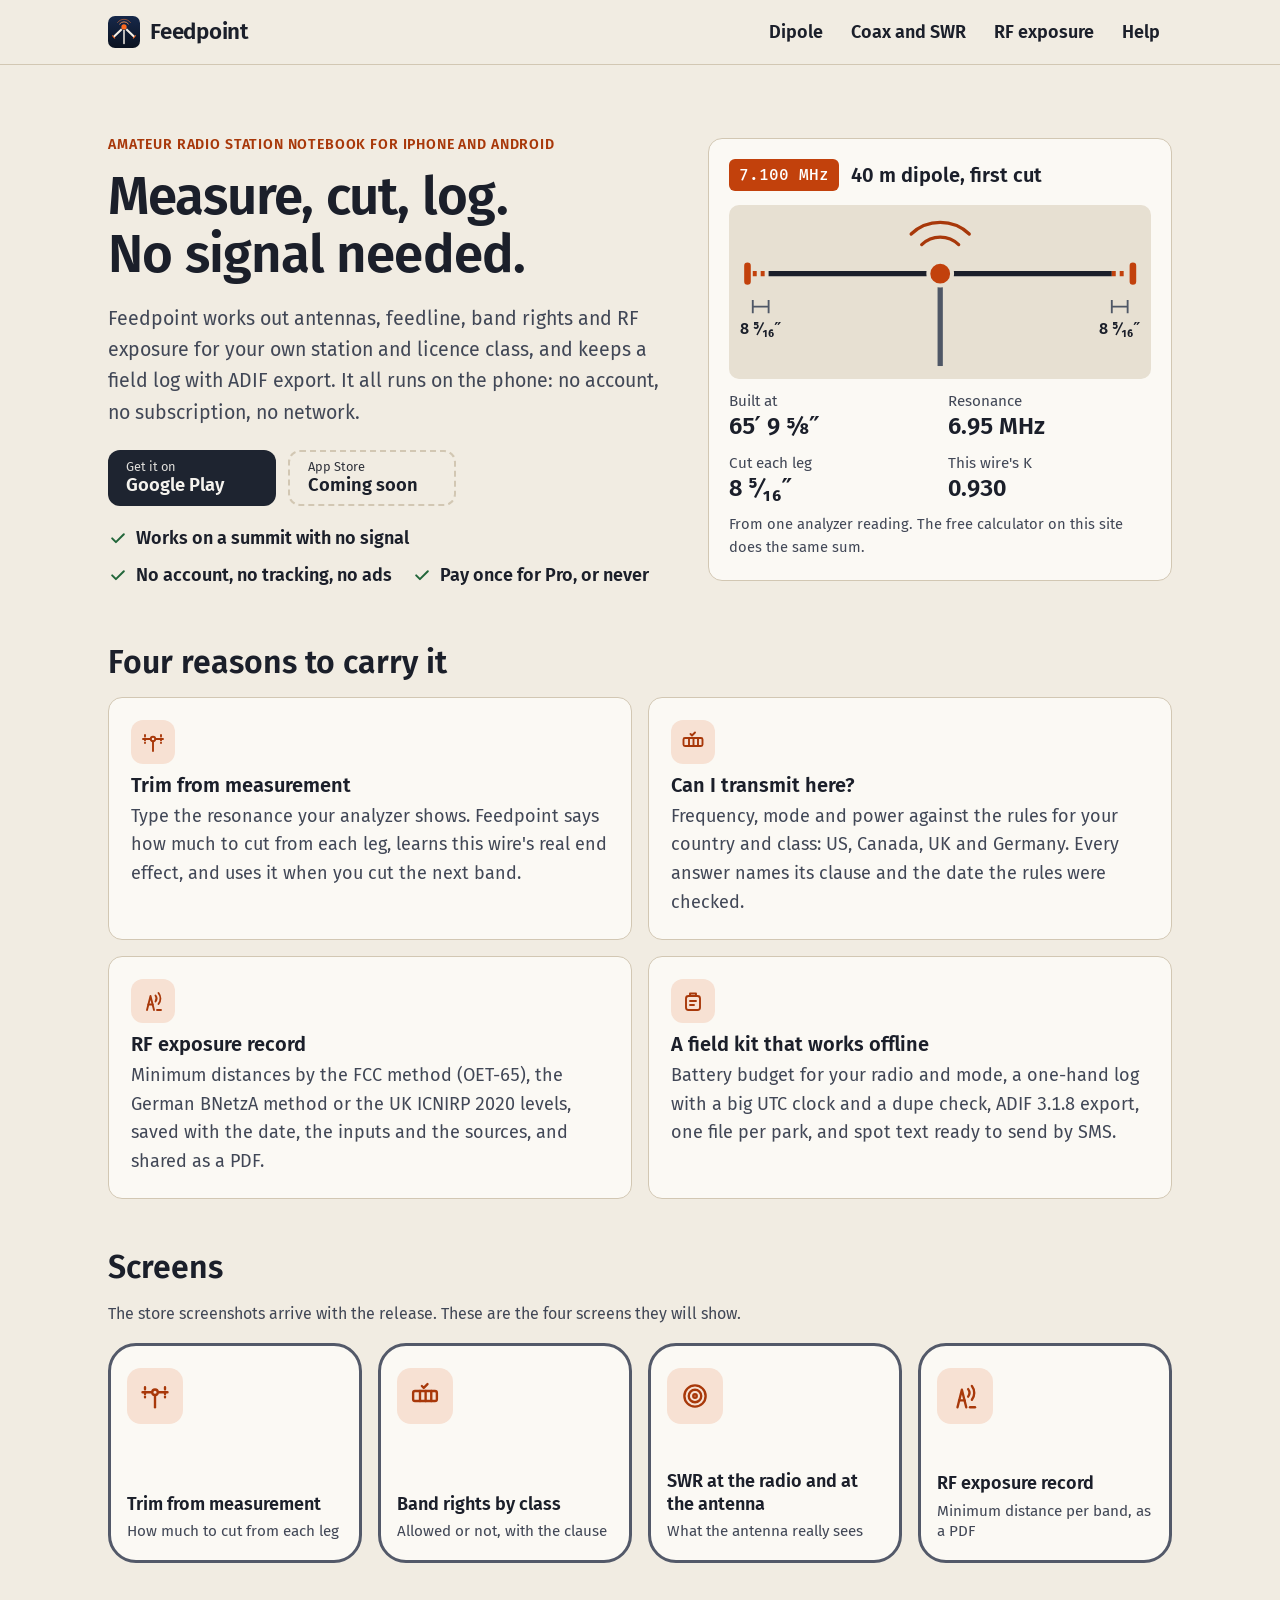
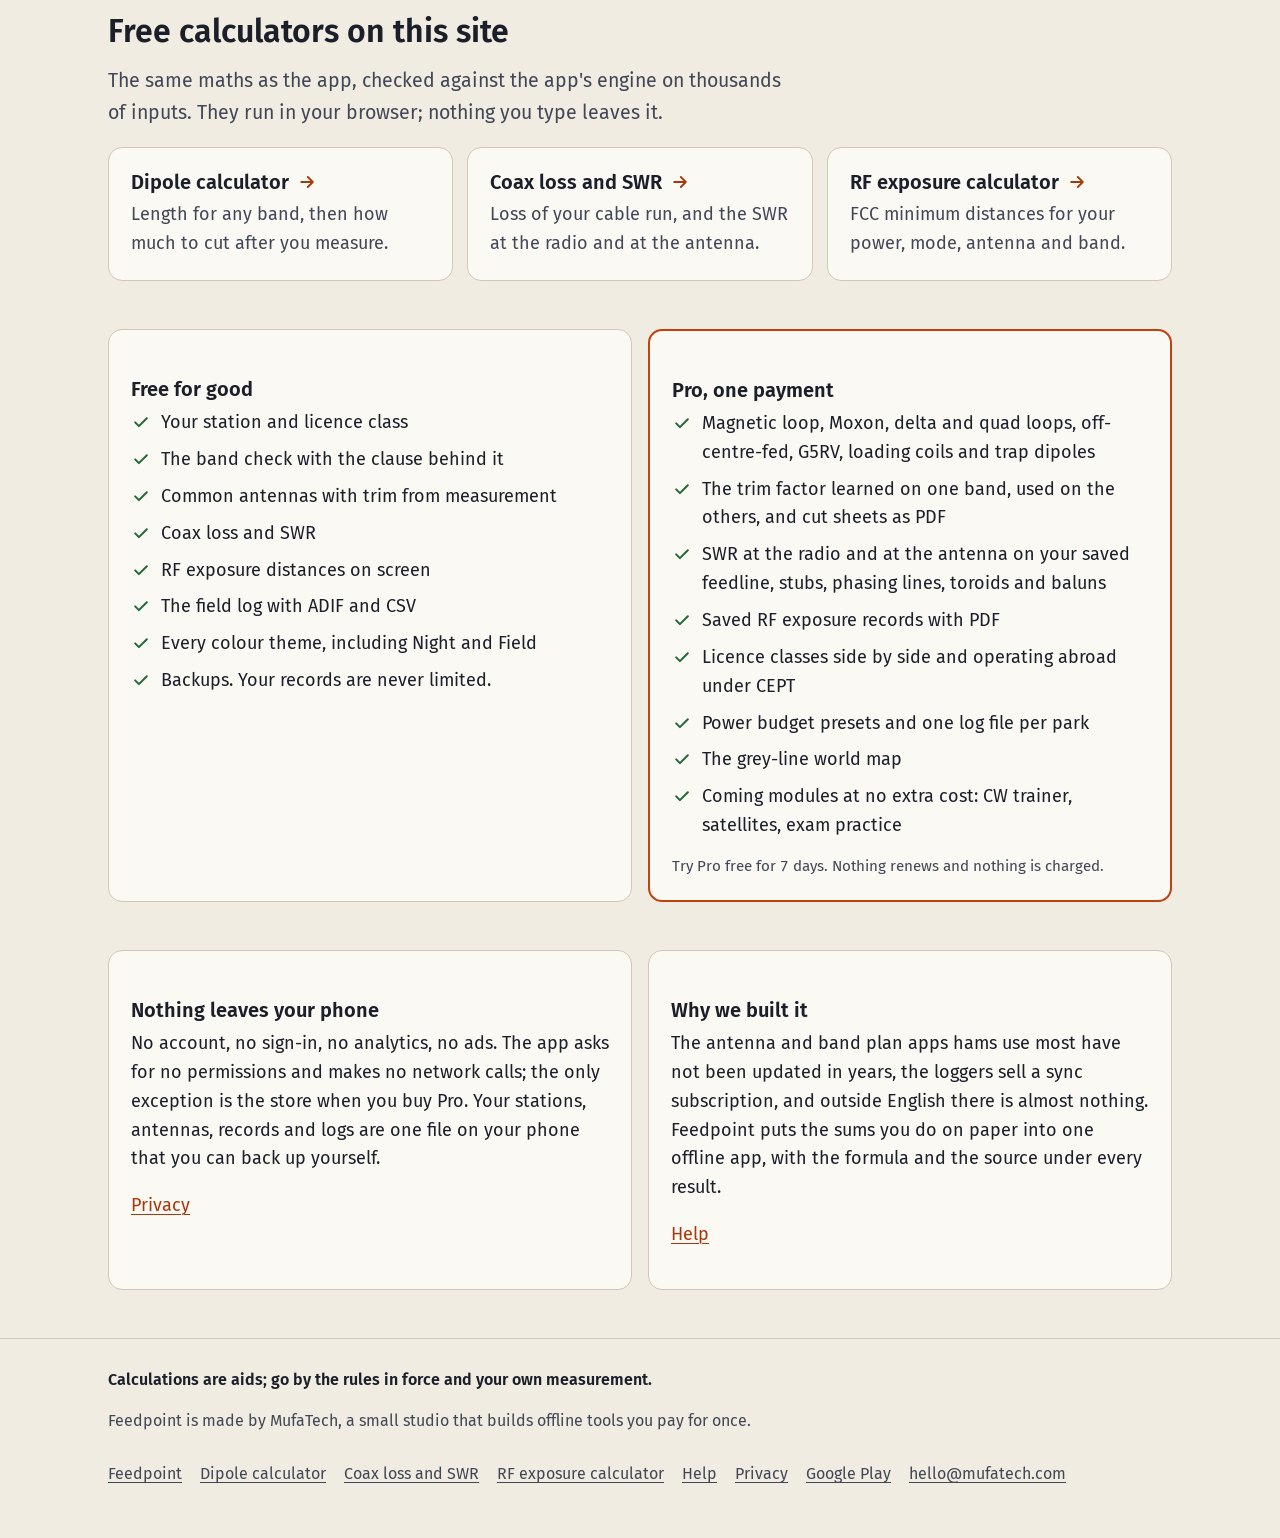
<file: index.html>
<!doctype html>
<html lang="en">
<head>
<meta charset="utf-8">
<meta name="viewport" content="width=device-width,initial-scale=1">
<meta http-equiv="Content-Security-Policy" content="default-src 'none'; script-src 'self'; style-src 'self'; img-src 'self'; font-src 'self'; connect-src 'none'; form-action 'none'; base-uri 'none'">
<meta name="referrer" content="no-referrer">
<title>Feedpoint: antenna, SWR and band plan app for hams</title>
<meta name="description" content="Dipole lengths with trim from measurement, coax loss and SWR, band rights for your licence class, RF exposure records and a field log. Offline.">
<meta name="color-scheme" content="light dark">
<meta name="theme-color" content="#F1ECE2" media="(prefers-color-scheme: light)">
<meta name="theme-color" content="#0B1220" media="(prefers-color-scheme: dark)">
<link rel="canonical" href="https://mufa-tech.github.io/feedpoint/">
<link rel="alternate" hreflang="en" href="https://mufa-tech.github.io/feedpoint/">
<link rel="alternate" hreflang="x-default" href="https://mufa-tech.github.io/feedpoint/">
<link rel="icon" href="./assets/icon.svg" type="image/svg+xml">
<link rel="icon" href="./assets/icon-32.png" sizes="32x32" type="image/png">
<link rel="apple-touch-icon" href="./assets/icon-180.png">
<link rel="preload" href="./assets/fonts/FiraSans-Regular.woff" as="font" type="font/woff" crossorigin>
<meta property="og:type" content="website">
<meta property="og:site_name" content="Feedpoint">
<meta property="og:title" content="Feedpoint: antenna, SWR and band plan app for hams">
<meta property="og:description" content="Dipole lengths with trim from measurement, coax loss and SWR, band rights for your licence class, RF exposure records and a field log. Offline.">
<meta property="og:url" content="https://mufa-tech.github.io/feedpoint/">
<meta property="og:image" content="https://mufa-tech.github.io/feedpoint/assets/og.png">
<meta property="og:image:width" content="1200">
<meta property="og:image:height" content="630">
<meta property="og:locale" content="en_US">

<meta name="twitter:card" content="summary_large_image">
<link rel="stylesheet" href="./assets/site.css">
</head>
<body>
<a class="skip" href="#main">Skip to content</a>
<header class="top"><div class="wrap">
<a class="brand" href="./"><img src="./assets/icon.svg" alt="" width="32" height="32">Feedpoint</a>
<nav class="main" aria-label="Main menu"><a href="./dipole-calculator/">Dipole</a><a href="./coax-loss-calculator/">Coax and SWR</a><a href="./rf-exposure-calculator/">RF exposure</a><a href="./support/">Help</a></nav>

</div></header>
<main id="main" tabindex="-1">
<div class="wrap">
<section class="hero" aria-labelledby="h1">
<div>
<p class="eyebrow">Amateur radio station notebook for iPhone and Android</p>
<h1 id="h1">Measure, cut, log. No signal needed.</h1>
<p class="lead">Feedpoint works out antennas, feedline, band rights and RF exposure for your own station and licence class, and keeps a field log with ADIF export. It all runs on the phone: no account, no subscription, no network.</p>
<div class="stores"><a class="store" href="https://play.google.com/store/apps/details?id=com.mufatech.feedpoint&amp;referrer=utm_source%3Dsite%26utm_medium%3Dindex%26utm_campaign%3Den"><small>Get it on</small><b>Google Play</b></a><span class="store soon"><small>App Store</small><b>Coming soon</b></span></div>
<ul class="promise"><li><svg viewBox="0 0 24 24" aria-hidden="true" fill="none" stroke="currentColor" stroke-width="2.4" stroke-linecap="round" stroke-linejoin="round"><path d="m5 12.5 4.5 4.5L19 7.5"/></svg>Works on a summit with no signal</li><li><svg viewBox="0 0 24 24" aria-hidden="true" fill="none" stroke="currentColor" stroke-width="2.4" stroke-linecap="round" stroke-linejoin="round"><path d="m5 12.5 4.5 4.5L19 7.5"/></svg>No account, no tracking, no ads</li><li><svg viewBox="0 0 24 24" aria-hidden="true" fill="none" stroke="currentColor" stroke-width="2.4" stroke-linecap="round" stroke-linejoin="round"><path d="m5 12.5 4.5 4.5L19 7.5"/></svg>Pay once for Pro, or never</li></ul>
</div>
<figure class="card specimen" aria-label="A trim card as the app shows it">
<div class="sp-head"><span class="sp-tag">7.100 MHz</span><span class="sp-name">40 m dipole, first cut</span></div>
<svg class="sp-draw" viewBox="0 0 320 132" role="img" aria-label="A dipole with the length to cut from each leg marked at both ends">
<path class="sp-wave" d="M146 30a20 20 0 0 1 28 0M138 22a32 32 0 0 1 44 0"/>
<path class="sp-wire" d="M30 52H151M169 52H290"/>
<path class="sp-cut" d="M18 52H30M290 52H302"/>
<path class="sp-ins" d="M14 46v12M306 46v12"/>
<path class="sp-coax" d="M160 60v62"/>
<circle class="sp-feed" cx="160" cy="52" r="9"/>
<path class="sp-dim" d="M18 72v10M30 72v10M18 77h12M290 72v10M302 72v10M290 77h12"/>
<text x="24" y="98" text-anchor="middle">8 ⁵⁄₁₆″</text><text x="296" y="98" text-anchor="middle">8 ⁵⁄₁₆″</text>
</svg>
<dl class="sp-nums">
<div><dt>Built at</dt><dd>65′ 9 ⅝″</dd></div>
<div><dt>Resonance</dt><dd>6.95 MHz</dd></div>
<div><dt>Cut each leg</dt><dd>8 ⁵⁄₁₆″</dd></div>
<div><dt>This wire's K</dt><dd>0.930</dd></div>
</dl>
<figcaption>From one analyzer reading. The free calculator on this site does the same sum.</figcaption>
</figure>
</section>
<h2 class="gap-top">Four reasons to carry it</h2>
<div class="features"><div class="card feature"><span class="ficon"><svg viewBox="0 0 24 24" aria-hidden="true" fill="none" stroke="currentColor" stroke-width="1.9" stroke-linecap="round" stroke-linejoin="round"><path d="M2 9h7m6 0h7"/><circle cx="12" cy="9" r="2.2"/><path d="M12 11.2V21"/><path d="M4 5v8M20 5v8" stroke-dasharray="1.6 2.2"/></svg></span><h3>Trim from measurement</h3><p>Type the resonance your analyzer shows. Feedpoint says how much to cut from each leg, learns this wire's real end effect, and uses it when you cut the next band.</p></div>
<div class="card feature"><span class="ficon"><svg viewBox="0 0 24 24" aria-hidden="true" fill="none" stroke="currentColor" stroke-width="1.9" stroke-linecap="round" stroke-linejoin="round"><rect x="2.5" y="8" width="19" height="8" rx="1.5"/><path d="M8 8v8M12.5 8v8M17 8v8"/><path d="m9.5 4 1.5 1.5L14 2.5"/></svg></span><h3>Can I transmit here?</h3><p>Frequency, mode and power against the rules for your country and class: US, Canada, UK and Germany. Every answer names its clause and the date the rules were checked.</p></div>
<div class="card feature"><span class="ficon"><svg viewBox="0 0 24 24" aria-hidden="true" fill="none" stroke="currentColor" stroke-width="1.9" stroke-linecap="round" stroke-linejoin="round"><path d="M6 21 9.5 7h0L13 21"/><path d="M7.3 15.5h4.4"/><path d="M14.5 6.5a5 5 0 0 1 0 6M17.5 4a9 9 0 0 1 0 11"/><path d="M20 21h-4"/></svg></span><h3>RF exposure record</h3><p>Minimum distances by the FCC method (OET-65), the German BNetzA method or the UK ICNIRP 2020 levels, saved with the date, the inputs and the sources, and shared as a PDF.</p></div>
<div class="card feature"><span class="ficon"><svg viewBox="0 0 24 24" aria-hidden="true" fill="none" stroke="currentColor" stroke-width="1.9" stroke-linecap="round" stroke-linejoin="round"><rect x="5" y="7" width="14" height="14" rx="2.5"/><path d="M9 7V4.5h6V7M9 12h6M9 16h4"/></svg></span><h3>A field kit that works offline</h3><p>Battery budget for your radio and mode, a one-hand log with a big UTC clock and a dupe check, ADIF 3.1.8 export, one file per park, and spot text ready to send by SMS.</p></div></div>
<section class="gap-top" aria-labelledby="screens-h">
<h2 id="screens-h">Screens</h2>
<p class="note">The store screenshots arrive with the release. These are the four screens they will show.</p>
<ul class="screens"><li class="phone"><span class="phone-icon"><svg viewBox="0 0 24 24" aria-hidden="true" fill="none" stroke="currentColor" stroke-width="1.9" stroke-linecap="round" stroke-linejoin="round"><path d="M2 9h7m6 0h7"/><circle cx="12" cy="9" r="2.2"/><path d="M12 11.2V21"/><path d="M4 5v8M20 5v8" stroke-dasharray="1.6 2.2"/></svg></span><b>Trim from measurement</b><span>How much to cut from each leg</span></li><li class="phone"><span class="phone-icon"><svg viewBox="0 0 24 24" aria-hidden="true" fill="none" stroke="currentColor" stroke-width="1.9" stroke-linecap="round" stroke-linejoin="round"><rect x="2.5" y="8" width="19" height="8" rx="1.5"/><path d="M8 8v8M12.5 8v8M17 8v8"/><path d="m9.5 4 1.5 1.5L14 2.5"/></svg></span><b>Band rights by class</b><span>Allowed or not, with the clause</span></li><li class="phone"><span class="phone-icon"><svg viewBox="0 0 24 24" aria-hidden="true" fill="none" stroke="currentColor" stroke-width="1.9" stroke-linecap="round" stroke-linejoin="round"><circle cx="12" cy="12" r="8.5"/><circle cx="12" cy="12" r="5"/><circle cx="12" cy="12" r="1.4"/></svg></span><b>SWR at the radio and at the antenna</b><span>What the antenna really sees</span></li><li class="phone"><span class="phone-icon"><svg viewBox="0 0 24 24" aria-hidden="true" fill="none" stroke="currentColor" stroke-width="1.9" stroke-linecap="round" stroke-linejoin="round"><path d="M6 21 9.5 7h0L13 21"/><path d="M7.3 15.5h4.4"/><path d="M14.5 6.5a5 5 0 0 1 0 6M17.5 4a9 9 0 0 1 0 11"/><path d="M20 21h-4"/></svg></span><b>RF exposure record</b><span>Minimum distance per band, as a PDF</span></li></ul>
</section>
<section class="gap-top" aria-labelledby="tools-h">
<h2 id="tools-h">Free calculators on this site</h2>
<p class="lead narrow">The same maths as the app, checked against the app's engine on thousands of inputs. They run in your browser; nothing you type leaves it.</p>
<ul class="calc-cards"><li><a class="card calc-card" href="./dipole-calculator/"><span class="cc-h">Dipole calculator<svg viewBox="0 0 24 24" aria-hidden="true" fill="none" stroke="currentColor" stroke-width="2.2" stroke-linecap="round" stroke-linejoin="round"><path d="M5 12h14m-6-6 6 6-6 6"/></svg></span><span class="cc-p">Length for any band, then how much to cut after you measure.</span></a></li><li><a class="card calc-card" href="./coax-loss-calculator/"><span class="cc-h">Coax loss and SWR<svg viewBox="0 0 24 24" aria-hidden="true" fill="none" stroke="currentColor" stroke-width="2.2" stroke-linecap="round" stroke-linejoin="round"><path d="M5 12h14m-6-6 6 6-6 6"/></svg></span><span class="cc-p">Loss of your cable run, and the SWR at the radio and at the antenna.</span></a></li><li><a class="card calc-card" href="./rf-exposure-calculator/"><span class="cc-h">RF exposure calculator<svg viewBox="0 0 24 24" aria-hidden="true" fill="none" stroke="currentColor" stroke-width="2.2" stroke-linecap="round" stroke-linejoin="round"><path d="M5 12h14m-6-6 6 6-6 6"/></svg></span><span class="cc-p">FCC minimum distances for your power, mode, antenna and band.</span></a></li></ul>
</section>
<div class="tiers gap-top">
<section class="card" aria-labelledby="free-h"><h2 id="free-h" class="h3">Free for good</h2><ul class="ticks"><li><svg viewBox="0 0 24 24" aria-hidden="true" fill="none" stroke="currentColor" stroke-width="2.4" stroke-linecap="round" stroke-linejoin="round"><path d="m5 12.5 4.5 4.5L19 7.5"/></svg>Your station and licence class</li><li><svg viewBox="0 0 24 24" aria-hidden="true" fill="none" stroke="currentColor" stroke-width="2.4" stroke-linecap="round" stroke-linejoin="round"><path d="m5 12.5 4.5 4.5L19 7.5"/></svg>The band check with the clause behind it</li><li><svg viewBox="0 0 24 24" aria-hidden="true" fill="none" stroke="currentColor" stroke-width="2.4" stroke-linecap="round" stroke-linejoin="round"><path d="m5 12.5 4.5 4.5L19 7.5"/></svg>Common antennas with trim from measurement</li><li><svg viewBox="0 0 24 24" aria-hidden="true" fill="none" stroke="currentColor" stroke-width="2.4" stroke-linecap="round" stroke-linejoin="round"><path d="m5 12.5 4.5 4.5L19 7.5"/></svg>Coax loss and SWR</li><li><svg viewBox="0 0 24 24" aria-hidden="true" fill="none" stroke="currentColor" stroke-width="2.4" stroke-linecap="round" stroke-linejoin="round"><path d="m5 12.5 4.5 4.5L19 7.5"/></svg>RF exposure distances on screen</li><li><svg viewBox="0 0 24 24" aria-hidden="true" fill="none" stroke="currentColor" stroke-width="2.4" stroke-linecap="round" stroke-linejoin="round"><path d="m5 12.5 4.5 4.5L19 7.5"/></svg>The field log with ADIF and CSV</li><li><svg viewBox="0 0 24 24" aria-hidden="true" fill="none" stroke="currentColor" stroke-width="2.4" stroke-linecap="round" stroke-linejoin="round"><path d="m5 12.5 4.5 4.5L19 7.5"/></svg>Every colour theme, including Night and Field</li><li><svg viewBox="0 0 24 24" aria-hidden="true" fill="none" stroke="currentColor" stroke-width="2.4" stroke-linecap="round" stroke-linejoin="round"><path d="m5 12.5 4.5 4.5L19 7.5"/></svg>Backups. Your records are never limited.</li></ul></section>
<section class="card pro" aria-labelledby="pro-h"><h2 id="pro-h" class="h3">Pro, one payment</h2><ul class="ticks"><li><svg viewBox="0 0 24 24" aria-hidden="true" fill="none" stroke="currentColor" stroke-width="2.4" stroke-linecap="round" stroke-linejoin="round"><path d="m5 12.5 4.5 4.5L19 7.5"/></svg>Magnetic loop, Moxon, delta and quad loops, off-centre-fed, G5RV, loading coils and trap dipoles</li><li><svg viewBox="0 0 24 24" aria-hidden="true" fill="none" stroke="currentColor" stroke-width="2.4" stroke-linecap="round" stroke-linejoin="round"><path d="m5 12.5 4.5 4.5L19 7.5"/></svg>The trim factor learned on one band, used on the others, and cut sheets as PDF</li><li><svg viewBox="0 0 24 24" aria-hidden="true" fill="none" stroke="currentColor" stroke-width="2.4" stroke-linecap="round" stroke-linejoin="round"><path d="m5 12.5 4.5 4.5L19 7.5"/></svg>SWR at the radio and at the antenna on your saved feedline, stubs, phasing lines, toroids and baluns</li><li><svg viewBox="0 0 24 24" aria-hidden="true" fill="none" stroke="currentColor" stroke-width="2.4" stroke-linecap="round" stroke-linejoin="round"><path d="m5 12.5 4.5 4.5L19 7.5"/></svg>Saved RF exposure records with PDF</li><li><svg viewBox="0 0 24 24" aria-hidden="true" fill="none" stroke="currentColor" stroke-width="2.4" stroke-linecap="round" stroke-linejoin="round"><path d="m5 12.5 4.5 4.5L19 7.5"/></svg>Licence classes side by side and operating abroad under CEPT</li><li><svg viewBox="0 0 24 24" aria-hidden="true" fill="none" stroke="currentColor" stroke-width="2.4" stroke-linecap="round" stroke-linejoin="round"><path d="m5 12.5 4.5 4.5L19 7.5"/></svg>Power budget presets and one log file per park</li><li><svg viewBox="0 0 24 24" aria-hidden="true" fill="none" stroke="currentColor" stroke-width="2.4" stroke-linecap="round" stroke-linejoin="round"><path d="m5 12.5 4.5 4.5L19 7.5"/></svg>The grey-line world map</li><li><svg viewBox="0 0 24 24" aria-hidden="true" fill="none" stroke="currentColor" stroke-width="2.4" stroke-linecap="round" stroke-linejoin="round"><path d="m5 12.5 4.5 4.5L19 7.5"/></svg>Coming modules at no extra cost: CW trainer, satellites, exam practice</li></ul><p class="small pro-note">Try Pro free for 7 days. Nothing renews and nothing is charged.</p></section>
</div>
<div class="split gap-top">
<section class="card" aria-labelledby="priv-h"><h2 id="priv-h" class="h3">Nothing leaves your phone</h2><p>No account, no sign-in, no analytics, no ads. The app asks for no permissions and makes no network calls; the only exception is the store when you buy Pro. Your stations, antennas, records and logs are one file on your phone that you can back up yourself.</p><p><a href="./privacy/">Privacy</a></p></section>
<section class="card" aria-labelledby="about-h"><h2 id="about-h" class="h3">Why we built it</h2><p>The antenna and band plan apps hams use most have not been updated in years, the loggers sell a sync subscription, and outside English there is almost nothing. Feedpoint puts the sums you do on paper into one offline app, with the formula and the source under every result.</p><p><a href="./support/">Help</a></p></section>
</div>
</div>

</main>
<footer><div class="wrap">
<p class="disclaimer">Calculations are aids; go by the rules in force and your own measurement.</p>
<p>Feedpoint is made by MufaTech, a small studio that builds offline tools you pay for once.</p>
<nav aria-label="Site"><a href="./">Feedpoint</a><a href="./dipole-calculator/">Dipole calculator</a><a href="./coax-loss-calculator/">Coax loss and SWR</a><a href="./rf-exposure-calculator/">RF exposure calculator</a><a href="./support/">Help</a><a href="./privacy/">Privacy</a><a href="https://play.google.com/store/apps/details?id=com.mufatech.feedpoint&amp;referrer=utm_source%3Dsite%26utm_medium%3Dfooter%26utm_campaign%3Den">Google Play</a><a href="mailto:hello@mufatech.com">hello@mufatech.com</a></nav>
</div></footer>

</body>
</html>
</file>
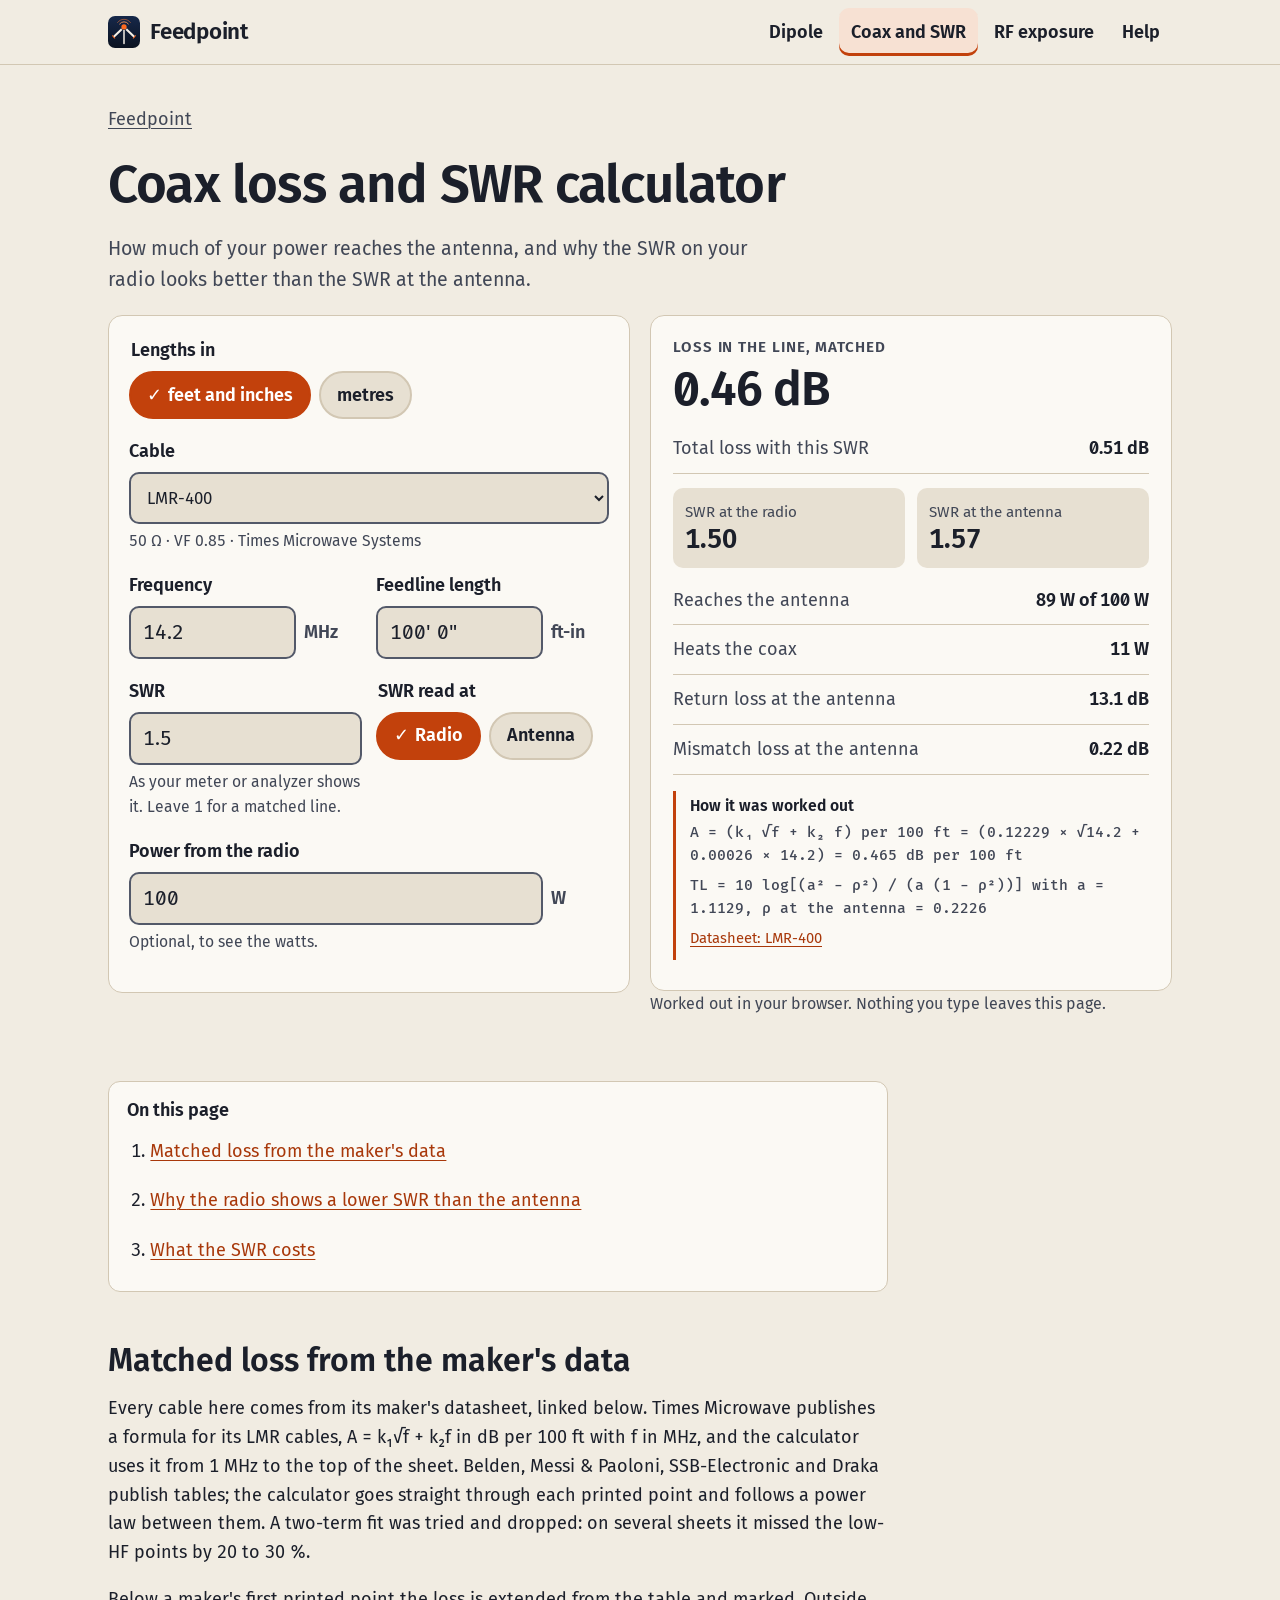
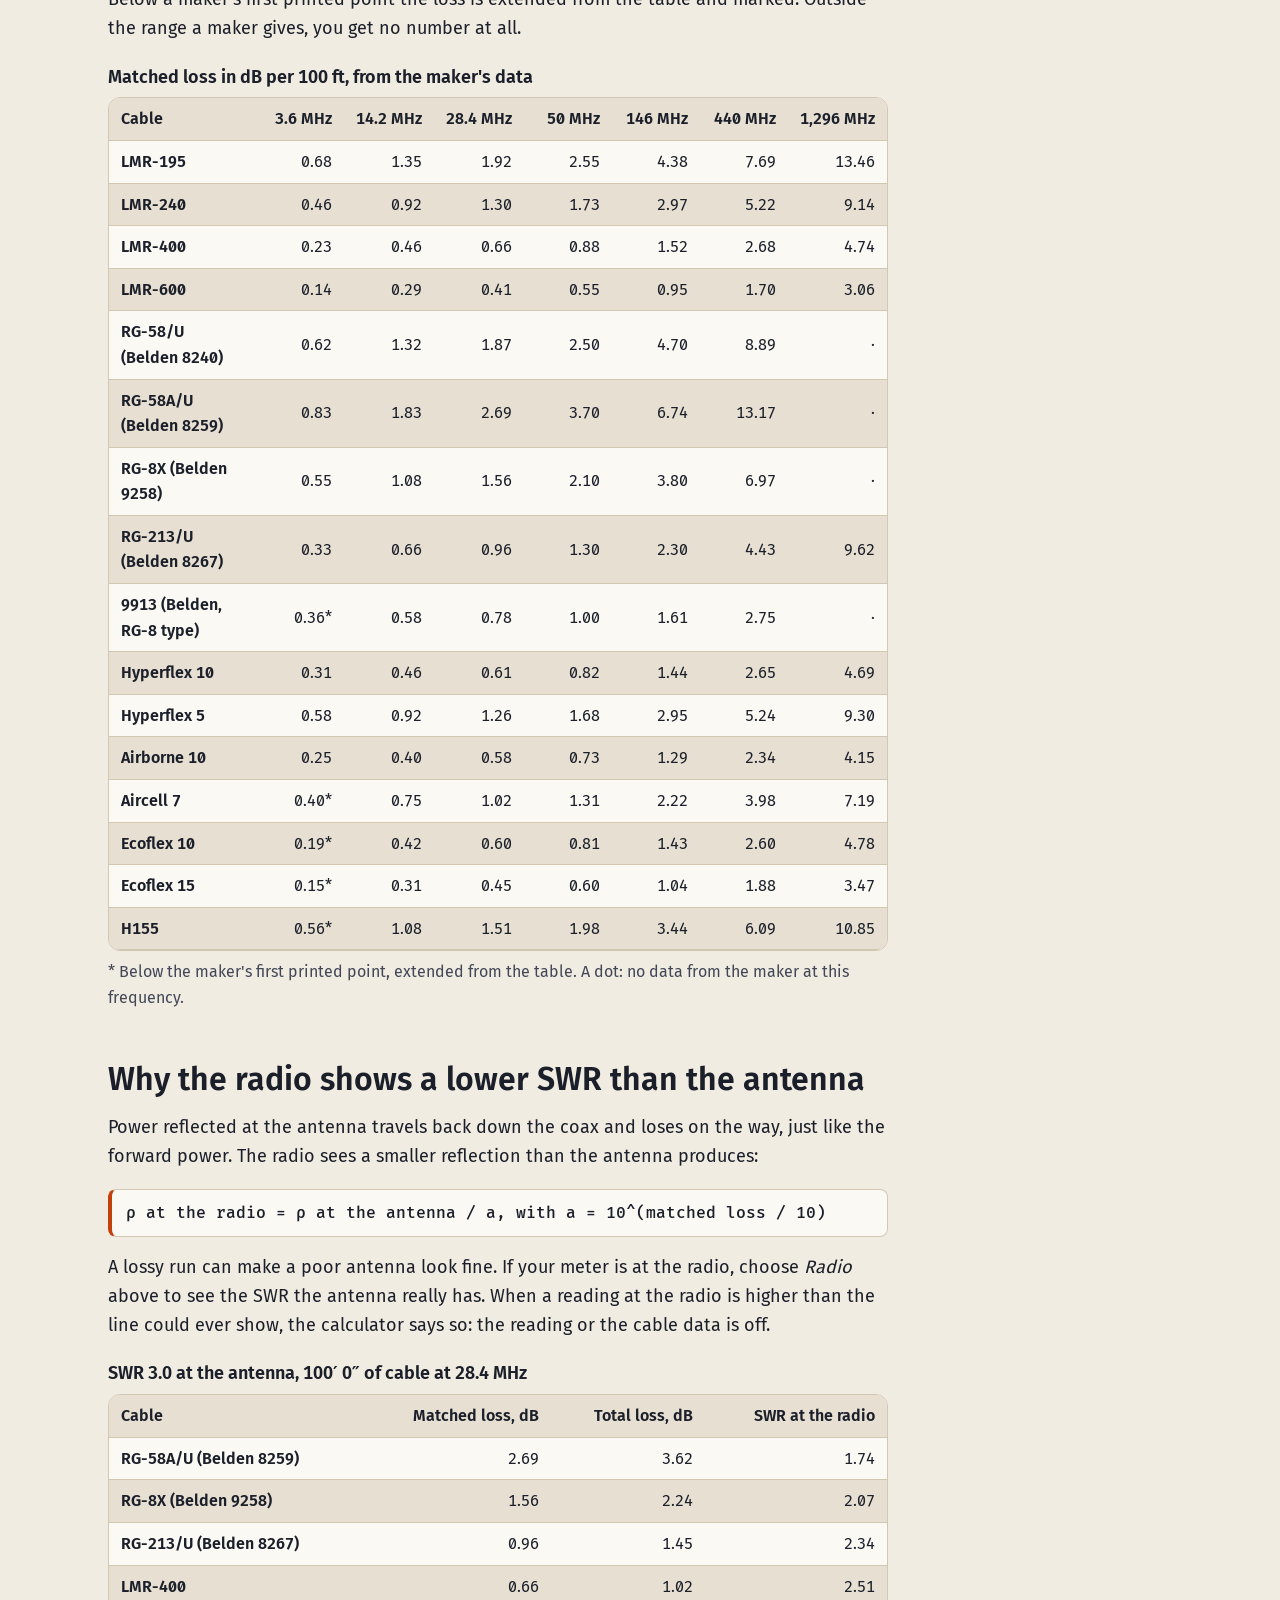
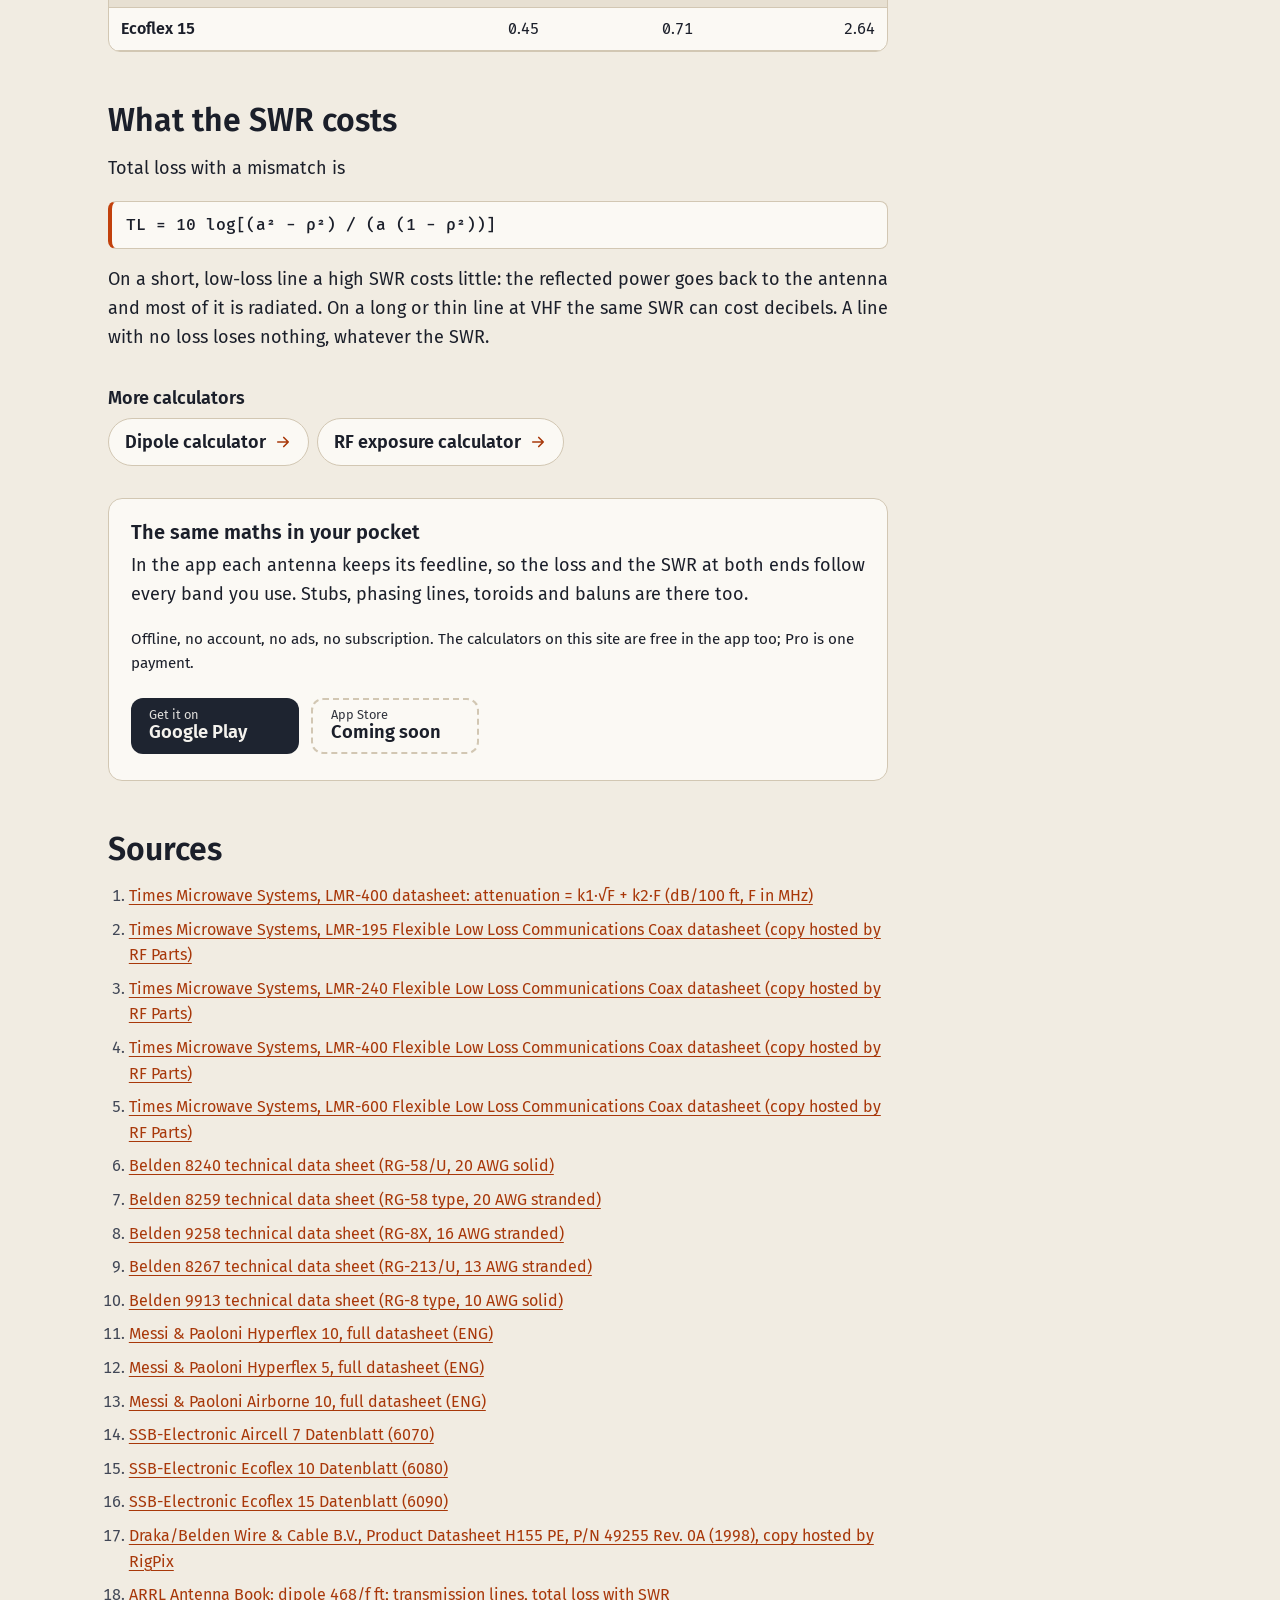
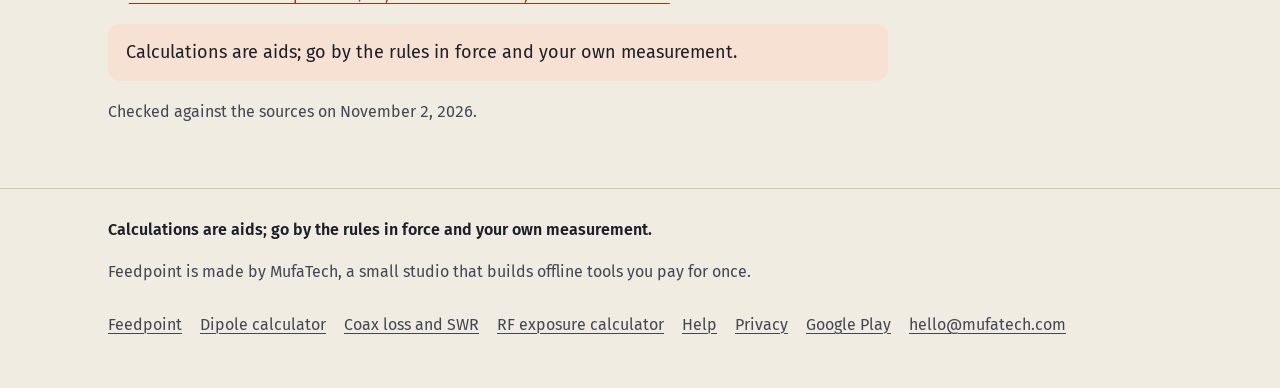
<file: coax-loss-calculator/index.html>
<!doctype html>
<html lang="en">
<head>
<meta charset="utf-8">
<meta name="viewport" content="width=device-width,initial-scale=1">
<meta http-equiv="Content-Security-Policy" content="default-src 'none'; script-src 'self'; style-src 'self'; img-src 'self'; font-src 'self'; connect-src 'none'; form-action 'none'; base-uri 'none'">
<meta name="referrer" content="no-referrer">
<title>Coax loss calculator: SWR at the radio vs antenna</title>
<meta name="description" content="Matched loss from the maker's datasheet for LMR, RG-58, RG-213, Ecoflex, Aircell, Hyperflex and more, plus total loss and the SWR at both ends.">
<meta name="color-scheme" content="light dark">
<meta name="theme-color" content="#F1ECE2" media="(prefers-color-scheme: light)">
<meta name="theme-color" content="#0B1220" media="(prefers-color-scheme: dark)">
<link rel="canonical" href="https://mufa-tech.github.io/feedpoint/coax-loss-calculator/">
<link rel="alternate" hreflang="en" href="https://mufa-tech.github.io/feedpoint/coax-loss-calculator/">
<link rel="alternate" hreflang="x-default" href="https://mufa-tech.github.io/feedpoint/coax-loss-calculator/">
<link rel="icon" href="../assets/icon.svg" type="image/svg+xml">
<link rel="icon" href="../assets/icon-32.png" sizes="32x32" type="image/png">
<link rel="apple-touch-icon" href="../assets/icon-180.png">
<link rel="preload" href="../assets/fonts/FiraSans-Regular.woff" as="font" type="font/woff" crossorigin>
<meta property="og:type" content="website">
<meta property="og:site_name" content="Feedpoint">
<meta property="og:title" content="Coax loss calculator: SWR at the radio vs antenna">
<meta property="og:description" content="Matched loss from the maker's datasheet for LMR, RG-58, RG-213, Ecoflex, Aircell, Hyperflex and more, plus total loss and the SWR at both ends.">
<meta property="og:url" content="https://mufa-tech.github.io/feedpoint/coax-loss-calculator/">
<meta property="og:image" content="https://mufa-tech.github.io/feedpoint/assets/og.png">
<meta property="og:image:width" content="1200">
<meta property="og:image:height" content="630">
<meta property="og:locale" content="en_US">

<meta name="twitter:card" content="summary_large_image">
<link rel="stylesheet" href="../assets/site.css">
</head>
<body>
<a class="skip" href="#main">Skip to content</a>
<header class="top"><div class="wrap">
<a class="brand" href="../"><img src="../assets/icon.svg" alt="" width="32" height="32">Feedpoint</a>
<nav class="main" aria-label="Main menu"><a href="../dipole-calculator/">Dipole</a><a href="../coax-loss-calculator/" aria-current="page">Coax and SWR</a><a href="../rf-exposure-calculator/">RF exposure</a><a href="../support/">Help</a></nav>

</div></header>
<main id="main" tabindex="-1">
<div class="wrap">
<p class="crumb"><a href="../">Feedpoint</a></p>
<h1>Coax loss and SWR calculator</h1>
<p class="lead">How much of your power reaches the antenna, and why the SWR on your radio looks better than the SWR at the antenna.</p>
<div class="calc">
<form class="panel" id="calc-form" data-calc="coax" novalidate>
<fieldset class="choice"><legend>Lengths in</legend><div class="pills"><label class="pill"><input type="radio" name="units" value="ft" checked><span>feet and inches</span></label><label class="pill"><input type="radio" name="units" value="m"><span>metres</span></label></div></fieldset>
<div class="field"><label for="c-cable">Cable</label><select id="c-cable" name="c-cable" aria-describedby="c-cable-hint"><optgroup label="Times Microwave Systems"><option value="lmr-195">LMR-195</option><option value="lmr-240">LMR-240</option><option value="lmr-400" selected>LMR-400</option><option value="lmr-600">LMR-600</option></optgroup><optgroup label="Belden"><option value="belden-8240">RG-58/U (Belden 8240)</option><option value="belden-8259">RG-58A/U (Belden 8259)</option><option value="belden-9258">RG-8X (Belden 9258)</option><option value="belden-8267">RG-213/U (Belden 8267)</option><option value="belden-9913">9913 (Belden, RG-8 type)</option></optgroup><optgroup label="Messi &amp; Paoloni"><option value="hyperflex-10">Hyperflex 10</option><option value="hyperflex-5">Hyperflex 5</option><option value="airborne-10">Airborne 10</option></optgroup><optgroup label="SSB-Electronic"><option value="aircell-7">Aircell 7</option><option value="ecoflex-10">Ecoflex 10</option><option value="ecoflex-15">Ecoflex 15</option></optgroup><optgroup label="Draka (now Belden)"><option value="h155">H155</option></optgroup></select><span class="hint" id="c-cable-hint"></span></div>
<div class="field-row two"><div class="field"><label for="c-f">Frequency</label>
<div class="joined"><input id="c-f" name="c-f" type="text" inputmode="decimal" autocomplete="off" spellcheck="false" value="14.2" required aria-describedby="c-f-err"><span class="unit">MHz</span></div>
<span class="err" id="c-f-err" hidden></span></div><div class="field"><label for="c-len">Feedline length</label>
<div class="joined"><input id="c-len" name="c-len" type="text" inputmode="decimal" autocomplete="off" spellcheck="false" data-kind="length" value="100' 0&quot;" required aria-describedby="c-len-err"><span class="unit" data-unit="len">ft-in</span></div>
<span class="err" id="c-len-err" hidden></span></div></div>
<div class="field-row two"><div class="field"><label for="c-swr">SWR</label>
<input id="c-swr" name="c-swr" type="text" inputmode="decimal" autocomplete="off" spellcheck="false" value="1.5" aria-describedby="c-swr-hint c-swr-err">
<span class="hint" id="c-swr-hint">As your meter or analyzer shows it. Leave 1 for a matched line.</span><span class="err" id="c-swr-err" hidden></span></div><fieldset class="choice"><legend>SWR read at</legend><div class="pills"><label class="pill"><input type="radio" name="c-at" value="input" checked><span>Radio</span></label><label class="pill"><input type="radio" name="c-at" value="load"><span>Antenna</span></label></div></fieldset></div>
<div class="field"><label for="c-p">Power from the radio</label>
<div class="joined"><input id="c-p" name="c-p" type="text" inputmode="decimal" autocomplete="off" spellcheck="false" value="100" aria-describedby="c-p-hint c-p-err"><span class="unit">W</span></div>
<span class="hint" id="c-p-hint">Optional, to see the watts.</span><span class="err" id="c-p-err" hidden></span></div>
</form>
<section class="results" aria-labelledby="res-h">
<h2 id="res-h" class="sr">Result</h2>
<div id="calc-nojs" class="callout"><p>This calculator runs in your browser and needs JavaScript. Nothing is sent anywhere.</p></div>
<div id="res" class="res-card card" aria-live="polite" hidden></div>
<p class="note">Worked out in your browser. Nothing you type leaves this page.</p>
</section>
</div>
<script type="application/json" id="calc-data">{"locale":"en-US","decimal":".","units":"ft","t":{"errEmpty":"Enter a number.","errNumber":"That is not a number this page can read.","errFeet":"Write it like 66' 2 5/8\" or 66.2.","errPositive":"It has to be more than 0.","warning":"Note","stop":"No result","good":"Fine","howTitle":"How it was worked out","ft":"ft","m":"m","cm":"cm","mhz":"MHz","db":"dB","w":"W","percent":"%","waiting":"Pick a cable, a frequency and a length.","cableLine":"{z} Ω · VF {vf} · {maker}","matched":"Loss in the line, matched","total":"Total loss with this SWR","swrRadio":"SWR at the radio","swrAntenna":"SWR at the antenna","reaches":"Reaches the antenna","reachesOf":"{p} of {sent}","heat":"Heats the coax","returnLoss":"Return loss at the antenna","mismatch":"Mismatch loss at the antenna","makerFormula":"A = (k₁ √f + k₂ f) per 100 ft = ({k1} × √{f} + {k2} × {f}) = {a} dB per 100 ft","makerTable":"Between the maker's printed points at {f0} and {f1}: {a} dB per 100 m.","totalFormula":"TL = 10 log[(a² − ρ²) / (a (1 − ρ²))] with a = {a}, ρ at the antenna = {rho}","belowTable":"Below the maker's first printed point ({f}): the loss is extended from the table.","range":"{cable} has data from {min} to {max}.","highLoss":"Half the power or more heats the coax. A thicker cable or a shorter run helps.","rigSwr":"This cable cannot show that SWR at the radio (highest {max}). Check the reading.","swrBelowOne":"SWR starts at 1 (a perfect match).","datasheet":"Datasheet"},"cables":[{"id":"lmr-195","name":"LMR-195","maker":"Times Microwave Systems","impedanceOhm":50,"velocityFactor":0.8,"model":"coefficients","k1":0.356859,"k2":0.00047,"table":{"unit":"dB/100ft","points":[[30,2],[50,2.5],[150,4.4],[220,5.4],[450,7.8],[900,11.1],[1500,14.5],[1800,16],[2000,16.9],[2500,19],[5800,29.9]]},"maxFrequencyMHz":5800},{"id":"lmr-240","name":"LMR-240","maker":"Times Microwave Systems","impedanceOhm":50,"velocityFactor":0.84,"model":"coefficients","k1":0.24208,"k2":0.00033,"table":{"unit":"dB/100ft","points":[[30,1.3],[50,1.7],[150,3],[220,3.7],[450,5.3],[900,7.6],[1500,9.9],[1800,10.9],[2000,11.5],[2500,12.9],[5800,20.4]]},"maxFrequencyMHz":5800},{"id":"lmr-400","name":"LMR-400","maker":"Times Microwave Systems","impedanceOhm":50,"velocityFactor":0.85,"model":"coefficients","k1":0.12229,"k2":0.00026,"table":{"unit":"dB/100ft","points":[[30,0.7],[50,0.9],[150,1.5],[220,1.9],[450,2.7],[900,3.9],[1500,5.1],[1800,5.7],[2000,6],[2500,6.8],[5800,10.8]]},"maxFrequencyMHz":5800},{"id":"lmr-600","name":"LMR-600","maker":"Times Microwave Systems","impedanceOhm":50,"velocityFactor":0.87,"model":"coefficients","k1":0.07555,"k2":0.00026,"table":{"unit":"dB/100ft","points":[[30,0.4],[50,0.5],[150,1],[220,1.2],[450,1.7],[900,2.5],[1500,3.3],[1800,3.7],[2000,3.9],[2500,4.4],[5800,7.3]]},"maxFrequencyMHz":5800},{"id":"belden-8240","name":"RG-58/U (Belden 8240)","maker":"Belden","impedanceOhm":52,"velocityFactor":0.66,"model":"table","table":{"unit":"dB/100ft","points":[[1,0.3],[10,1.1],[50,2.5],[100,3.8],[200,5.6],[400,8.4],[700,11.7],[900,13.7],[1000,14.5]]},"maxFrequencyMHz":1000},{"id":"belden-8259","name":"RG-58A/U (Belden 8259)","maker":"Belden","impedanceOhm":50,"velocityFactor":0.66,"model":"table","table":{"unit":"dB/100ft","points":[[1,0.4],[10,1.5],[50,3.7],[100,5.4],[200,8.1],[400,12.4],[700,17.7],[900,21.1],[1000,22.8]]},"maxFrequencyMHz":1000},{"id":"belden-9258","name":"RG-8X (Belden 9258)","maker":"Belden","impedanceOhm":50,"velocityFactor":0.82,"model":"table","table":{"unit":"dB/100ft","points":[[1,0.3],[10,0.9],[50,2.1],[100,3.1],[200,4.5],[400,6.6],[700,9.1],[900,10.7],[1000,11.2]]},"maxFrequencyMHz":1000},{"id":"belden-8267","name":"RG-213/U (Belden 8267)","maker":"Belden","impedanceOhm":50,"velocityFactor":0.66,"model":"table","table":{"unit":"dB/100ft","points":[[1,0.17],[10,0.55],[50,1.3],[100,1.9],[200,2.7],[400,4.1],[700,6.5],[900,7.6],[1000,8],[4000,21.5]]},"maxFrequencyMHz":4000},{"id":"belden-9913","name":"9913 (Belden, RG-8 type)","maker":"Belden","impedanceOhm":50,"velocityFactor":0.84,"model":"table","table":{"unit":"dB/100ft","points":[[5,0.4],[10,0.5],[50,1],[100,1.4],[200,1.8],[400,2.6],[700,3.6],[900,4.1],[1000,4.4]]},"maxFrequencyMHz":1000},{"id":"hyperflex-10","name":"Hyperflex 10","maker":"Messi & Paoloni","impedanceOhm":50,"velocityFactor":0.87,"model":"table","table":{"unit":"dB/100m","points":[[1.8,0.8],[3.5,1],[7,1.1],[10,1.3],[14,1.5],[21,1.8],[28,2],[50,2.7],[100,3.9],[144,4.7],[200,5.6],[400,8.3],[430,8.6],[800,11.9],[1000,13.4],[1296,15.4],[2400,21.8],[3000,24.6],[4000,29.1],[5000,33.1],[6000,36.9],[7000,40.7],[8000,44.2],[9000,47.5],[10000,50.7]]},"maxFrequencyMHz":10000},{"id":"hyperflex-5","name":"Hyperflex 5","maker":"Messi & Paoloni","impedanceOhm":50,"velocityFactor":0.87,"model":"table","table":{"unit":"dB/100m","points":[[1.8,1.4],[3.5,1.9],[7,2.3],[10,2.6],[14,3],[21,3.6],[28,4.1],[50,5.5],[100,8],[144,9.6],[200,11.4],[400,16.3],[430,17],[800,23.4],[1000,26.4],[1296,30.5],[2400,42.5],[3000,48.1],[4000,56.9],[5000,65.2],[6000,72.9]]},"maxFrequencyMHz":6000},{"id":"airborne-10","name":"Airborne 10","maker":"Messi & Paoloni","impedanceOhm":50,"velocityFactor":0.87,"model":"table","table":{"unit":"dB/100m","points":[[1.8,0.6],[3.5,0.8],[7,1],[10,1.2],[14,1.3],[21,1.7],[28,1.9],[50,2.4],[100,3.5],[144,4.2],[200,5],[400,7.2],[430,7.6],[800,10.4],[1000,11.8],[1296,13.6],[2400,19.2],[3000,21.6],[4000,25.6],[5000,29.2],[6000,32.8],[7000,35.6],[8000,38.6],[10000,44.6],[12000,50.2]]},"maxFrequencyMHz":12000},{"id":"aircell-7","name":"Aircell 7","maker":"SSB-Electronic","impedanceOhm":50,"velocityFactor":0.85,"model":"table","table":{"unit":"dB/100m","points":[[5,1.52],[10,2.09],[50,4.29],[100,5.97],[144,7.22],[200,8.59],[300,10.64],[432,12.92],[500,13.98],[800,18.05],[1000,20.44],[1296,23.6],[1500,25.73],[1800,28.5],[2000,30.29],[2400,33.82],[3000,38.84],[4000,46.66],[5000,54.19],[6000,61.66]]},"maxFrequencyMHz":6000},{"id":"ecoflex-10","name":"Ecoflex 10","maker":"SSB-Electronic","impedanceOhm":50,"velocityFactor":0.85,"model":"table","table":{"unit":"dB/100m","points":[[5,0.76],[10,1.14],[50,2.66],[100,3.8],[144,4.66],[200,5.51],[300,6.94],[432,8.46],[500,9.12],[800,11.88],[1000,13.49],[1296,15.68],[1500,17.01],[1800,18.91],[2000,20.14],[2400,22.42],[3000,25.37],[4000,29.55],[5000,33.44],[6000,37.05]]},"maxFrequencyMHz":6000},{"id":"ecoflex-15","name":"Ecoflex 15","maker":"SSB-Electronic","impedanceOhm":50,"velocityFactor":0.85,"model":"table","table":{"unit":"dB/100m","points":[[5,0.6],[10,0.86],[50,1.96],[100,2.81],[144,3.4],[200,4.05],[300,5],[432,6.1],[500,6.7],[800,8.6],[1000,9.8],[1296,11.4],[1500,12.4],[1800,13.8],[2000,14.6],[2400,16.2],[3000,18.3],[4000,21.6],[5000,24.6],[6000,27.5]]},"maxFrequencyMHz":6000},{"id":"h155","name":"H155","maker":"Draka (now Belden)","impedanceOhm":50,"velocityFactor":0.81,"model":"table","table":{"unit":"dB/100m","points":[[10,3],[50,6.5],[100,9.3],[230,14.2],[300,16.3],[400,19],[470,20.7],[860,28.5],[1000,30.9],[1350,36.4],[1750,41.9],[2050,45.8]]},"maxFrequencyMHz":2050}]}</script>
<article class="prose gap-top">
<nav class="toc" aria-labelledby="toc-h"><p id="toc-h" class="toc-h">On this page</p><ol><li><a href="#matched">Matched loss from the maker's data</a></li><li><a href="#swr">Why the radio shows a lower SWR than the antenna</a></li><li><a href="#extra">What the SWR costs</a></li></ol></nav>
<h2 id="matched">Matched loss from the maker's data</h2>
<p>Every cable here comes from its maker's datasheet, linked below. Times Microwave publishes a formula for its LMR cables, A = k₁√f + k₂f in dB per 100 ft with f in MHz, and the calculator uses it from 1 MHz to the top of the sheet. Belden, Messi &amp; Paoloni, SSB-Electronic and Draka publish tables; the calculator goes straight through each printed point and follows a power law between them. A two-term fit was tried and dropped: on several sheets it missed the low-HF points by 20 to 30 %.</p><p>Below a maker's first printed point the loss is extended from the table and marked. Outside the range a maker gives, you get no number at all.</p><p class="table-cap" aria-hidden="true">Matched loss in dB per 100 ft, from the maker's data</p><div class="table-wrap" role="region" aria-label="Matched loss in dB per 100 ft, from the maker's data" tabindex="0"><table class="num-table"><caption class="sr">Matched loss in dB per 100 ft, from the maker's data</caption>
<thead><tr><th scope="col">Cable</th><th scope="col">3.6 MHz</th><th scope="col">14.2 MHz</th><th scope="col">28.4 MHz</th><th scope="col">50 MHz</th><th scope="col">146 MHz</th><th scope="col">440 MHz</th><th scope="col">1,296 MHz</th></tr></thead>
<tbody><tr><th scope="row" class="l">LMR-195</th><td>0.68</td><td>1.35</td><td>1.92</td><td>2.55</td><td>4.38</td><td>7.69</td><td>13.46</td></tr>
<tr><th scope="row" class="l">LMR-240</th><td>0.46</td><td>0.92</td><td>1.30</td><td>1.73</td><td>2.97</td><td>5.22</td><td>9.14</td></tr>
<tr><th scope="row" class="l">LMR-400</th><td>0.23</td><td>0.46</td><td>0.66</td><td>0.88</td><td>1.52</td><td>2.68</td><td>4.74</td></tr>
<tr><th scope="row" class="l">LMR-600</th><td>0.14</td><td>0.29</td><td>0.41</td><td>0.55</td><td>0.95</td><td>1.70</td><td>3.06</td></tr>
<tr><th scope="row" class="l">RG-58/U (Belden 8240)</th><td>0.62</td><td>1.32</td><td>1.87</td><td>2.50</td><td>4.70</td><td>8.89</td><td><span class="sr">No data from the maker at this frequency</span><span aria-hidden="true">·</span></td></tr>
<tr><th scope="row" class="l">RG-58A/U (Belden 8259)</th><td>0.83</td><td>1.83</td><td>2.69</td><td>3.70</td><td>6.74</td><td>13.17</td><td><span class="sr">No data from the maker at this frequency</span><span aria-hidden="true">·</span></td></tr>
<tr><th scope="row" class="l">RG-8X (Belden 9258)</th><td>0.55</td><td>1.08</td><td>1.56</td><td>2.10</td><td>3.80</td><td>6.97</td><td><span class="sr">No data from the maker at this frequency</span><span aria-hidden="true">·</span></td></tr>
<tr><th scope="row" class="l">RG-213/U (Belden 8267)</th><td>0.33</td><td>0.66</td><td>0.96</td><td>1.30</td><td>2.30</td><td>4.43</td><td>9.62</td></tr>
<tr><th scope="row" class="l">9913 (Belden, RG-8 type)</th><td>0.36*</td><td>0.58</td><td>0.78</td><td>1.00</td><td>1.61</td><td>2.75</td><td><span class="sr">No data from the maker at this frequency</span><span aria-hidden="true">·</span></td></tr>
<tr><th scope="row" class="l">Hyperflex 10</th><td>0.31</td><td>0.46</td><td>0.61</td><td>0.82</td><td>1.44</td><td>2.65</td><td>4.69</td></tr>
<tr><th scope="row" class="l">Hyperflex 5</th><td>0.58</td><td>0.92</td><td>1.26</td><td>1.68</td><td>2.95</td><td>5.24</td><td>9.30</td></tr>
<tr><th scope="row" class="l">Airborne 10</th><td>0.25</td><td>0.40</td><td>0.58</td><td>0.73</td><td>1.29</td><td>2.34</td><td>4.15</td></tr>
<tr><th scope="row" class="l">Aircell 7</th><td>0.40*</td><td>0.75</td><td>1.02</td><td>1.31</td><td>2.22</td><td>3.98</td><td>7.19</td></tr>
<tr><th scope="row" class="l">Ecoflex 10</th><td>0.19*</td><td>0.42</td><td>0.60</td><td>0.81</td><td>1.43</td><td>2.60</td><td>4.78</td></tr>
<tr><th scope="row" class="l">Ecoflex 15</th><td>0.15*</td><td>0.31</td><td>0.45</td><td>0.60</td><td>1.04</td><td>1.88</td><td>3.47</td></tr>
<tr><th scope="row" class="l">H155</th><td>0.56*</td><td>1.08</td><td>1.51</td><td>1.98</td><td>3.44</td><td>6.09</td><td>10.85</td></tr></tbody></table></div><p class="small note">* Below the maker's first printed point, extended from the table. A dot: no data from the maker at this frequency.</p>
<h2 id="swr">Why the radio shows a lower SWR than the antenna</h2>
<p>Power reflected at the antenna travels back down the coax and loses on the way, just like the forward power. The radio sees a smaller reflection than the antenna produces:</p><p class="eq">ρ at the radio = ρ at the antenna / a, with a = 10^(matched loss / 10)</p><p>A lossy run can make a poor antenna look fine. If your meter is at the radio, choose <em>Radio</em> above to see the SWR the antenna really has. When a reading at the radio is higher than the line could ever show, the calculator says so: the reading or the cable data is off.</p><p class="table-cap" aria-hidden="true">SWR 3.0 at the antenna, 100′ 0″ of cable at 28.4 MHz</p><div class="table-wrap" role="region" aria-label="SWR 3.0 at the antenna, 100′ 0″ of cable at 28.4 MHz" tabindex="0"><table class="num-table"><caption class="sr">SWR 3.0 at the antenna, 100′ 0″ of cable at 28.4 MHz</caption>
<thead><tr><th scope="col">Cable</th><th scope="col">Matched loss, dB</th><th scope="col">Total loss, dB</th><th scope="col">SWR at the radio</th></tr></thead>
<tbody><tr><th scope="row" class="l">RG-58A/U (Belden 8259)</th><td>2.69</td><td>3.62</td><td>1.74</td></tr>
<tr><th scope="row" class="l">RG-8X (Belden 9258)</th><td>1.56</td><td>2.24</td><td>2.07</td></tr>
<tr><th scope="row" class="l">RG-213/U (Belden 8267)</th><td>0.96</td><td>1.45</td><td>2.34</td></tr>
<tr><th scope="row" class="l">LMR-400</th><td>0.66</td><td>1.02</td><td>2.51</td></tr>
<tr><th scope="row" class="l">Ecoflex 15</th><td>0.45</td><td>0.71</td><td>2.64</td></tr></tbody></table></div>
<h2 id="extra">What the SWR costs</h2>
<p>Total loss with a mismatch is</p><p class="eq">TL = 10 log[(a² − ρ²) / (a (1 − ρ²))]</p><p>On a short, low-loss line a high SWR costs little: the reflected power goes back to the antenna and most of it is radiated. On a long or thin line at VHF the same SWR can cost decibels. A line with no loss loses nothing, whatever the SWR.</p>
<nav class="next" aria-label="More calculators"><p class="next-h">More calculators</p><ul><li><a href="../dipole-calculator/">Dipole calculator<svg viewBox="0 0 24 24" aria-hidden="true" fill="none" stroke="currentColor" stroke-width="2.2" stroke-linecap="round" stroke-linejoin="round"><path d="M5 12h14m-6-6 6 6-6 6"/></svg></a></li><li><a href="../rf-exposure-calculator/">RF exposure calculator<svg viewBox="0 0 24 24" aria-hidden="true" fill="none" stroke="currentColor" stroke-width="2.2" stroke-linecap="round" stroke-linejoin="round"><path d="M5 12h14m-6-6 6 6-6 6"/></svg></a></li></ul></nav>
<aside class="card app-note gap-top" aria-labelledby="app-h">
<h2 id="app-h" class="h3">The same maths in your pocket</h2>
<p>In the app each antenna keeps its feedline, so the loss and the SWR at both ends follow every band you use. Stubs, phasing lines, toroids and baluns are there too.</p>
<p class="small">Offline, no account, no ads, no subscription. The calculators on this site are free in the app too; Pro is one payment.</p>
<div class="stores"><a class="store" href="https://play.google.com/store/apps/details?id=com.mufatech.feedpoint&amp;referrer=utm_source%3Dsite%26utm_medium%3Dcoax%26utm_campaign%3Den"><small>Get it on</small><b>Google Play</b></a><span class="store soon"><small>App Store</small><b>Coming soon</b></span></div>
</aside>
<h2 id="sources">Sources</h2>
<ol class="sources"><li id="src-times"><a href="https://www.timesmicrowave.com/DataSheets/CableProducts/LMR-400.pdf" rel="noopener">Times Microwave Systems, LMR-400 datasheet: attenuation = k1·√F + k2·F (dB/100 ft, F in MHz)</a></li><li id="src-cable-lmr-195"><a href="https://www.rfparts.com/old_site/pdf_docs/LMR/LMR-195.pdf" rel="noopener">Times Microwave Systems, LMR-195 Flexible Low Loss Communications Coax datasheet (copy hosted by RF Parts)</a></li><li id="src-cable-lmr-240"><a href="https://www.rfparts.com/old_site/pdf_docs/LMR/LMR-240.pdf" rel="noopener">Times Microwave Systems, LMR-240 Flexible Low Loss Communications Coax datasheet (copy hosted by RF Parts)</a></li><li id="src-cable-lmr-400"><a href="https://www.rfparts.com/old_site/pdf_docs/LMR/LMR-400.pdf" rel="noopener">Times Microwave Systems, LMR-400 Flexible Low Loss Communications Coax datasheet (copy hosted by RF Parts)</a></li><li id="src-cable-lmr-600"><a href="https://www.rfparts.com/old_site/pdf_docs/LMR/LMR-600.pdf" rel="noopener">Times Microwave Systems, LMR-600 Flexible Low Loss Communications Coax datasheet (copy hosted by RF Parts)</a></li><li id="src-cable-belden-8240"><a href="https://catalog.belden.com/techdata/EN/8240_techdata.pdf" rel="noopener">Belden 8240 technical data sheet (RG-58/U, 20 AWG solid)</a></li><li id="src-cable-belden-8259"><a href="https://catalog.belden.com/techdata/EN/8259_techdata.pdf" rel="noopener">Belden 8259 technical data sheet (RG-58 type, 20 AWG stranded)</a></li><li id="src-cable-belden-9258"><a href="https://catalog.belden.com/techdata/EN/9258_techdata.pdf" rel="noopener">Belden 9258 technical data sheet (RG-8X, 16 AWG stranded)</a></li><li id="src-cable-belden-8267"><a href="https://catalog.belden.com/techdata/EN/8267_techdata.pdf" rel="noopener">Belden 8267 technical data sheet (RG-213/U, 13 AWG stranded)</a></li><li id="src-cable-belden-9913"><a href="https://catalog.belden.com/techdata/EN/9913_techdata.pdf" rel="noopener">Belden 9913 technical data sheet (RG-8 type, 10 AWG solid)</a></li><li id="src-cable-hyperflex-10"><a href="https://messi.it/dati/layout/files/CartellaElementi/Hyperflex%2010%20-%20Full%20Datasheet%20ENG.pdf" rel="noopener">Messi &amp; Paoloni Hyperflex 10, full datasheet (ENG)</a></li><li id="src-cable-hyperflex-5"><a href="https://messi.it/dati/layout/files/CartellaElementi/Hyperflex%205%20-%20Full%20Datasheet%20ENG.pdf" rel="noopener">Messi &amp; Paoloni Hyperflex 5, full datasheet (ENG)</a></li><li id="src-cable-airborne-10"><a href="https://messi.it/dati/layout/files/CartellaElementi/Airborne%2010%20-%20Full%20Datasheet%20ENG.pdf" rel="noopener">Messi &amp; Paoloni Airborne 10, full datasheet (ENG)</a></li><li id="src-cable-aircell-7"><a href="https://www.ssb.de/media/6070_de.pdf" rel="noopener">SSB-Electronic Aircell 7 Datenblatt (6070)</a></li><li id="src-cable-ecoflex-10"><a href="https://www.ssb.de/media/6080_de.pdf" rel="noopener">SSB-Electronic Ecoflex 10 Datenblatt (6080)</a></li><li id="src-cable-ecoflex-15"><a href="https://www.ssb.de/media/6090_de.pdf" rel="noopener">SSB-Electronic Ecoflex 15 Datenblatt (6090)</a></li><li id="src-cable-h155"><a href="https://www.rigpix.com/otherusefulinfo/coax/h155.pdf" rel="noopener">Draka/Belden Wire &amp; Cable B.V., Product Datasheet H155 PE, P/N 49255 Rev. 0A (1998), copy hosted by RigPix</a></li><li id="src-arrl"><a href="https://www.arrl.org/arrl-antenna-book" rel="noopener">ARRL Antenna Book: dipole 468/f ft; transmission lines, total loss with SWR</a></li></ol>
<p class="callout">Calculations are aids; go by the rules in force and your own measurement.</p>
<p class="updated">Checked against the sources on November 2, 2026.</p>
</article>
</div>

</main>
<footer><div class="wrap">
<p class="disclaimer">Calculations are aids; go by the rules in force and your own measurement.</p>
<p>Feedpoint is made by MufaTech, a small studio that builds offline tools you pay for once.</p>
<nav aria-label="Site"><a href="../">Feedpoint</a><a href="../dipole-calculator/">Dipole calculator</a><a href="../coax-loss-calculator/">Coax loss and SWR</a><a href="../rf-exposure-calculator/">RF exposure calculator</a><a href="../support/">Help</a><a href="../privacy/">Privacy</a><a href="https://play.google.com/store/apps/details?id=com.mufatech.feedpoint&amp;referrer=utm_source%3Dsite%26utm_medium%3Dfooter%26utm_campaign%3Den">Google Play</a><a href="mailto:hello@mufatech.com">hello@mufatech.com</a></nav>
</div></footer>
<script type="module" src="../assets/calc-ui.js"></script>
</body>
</html>
</file>
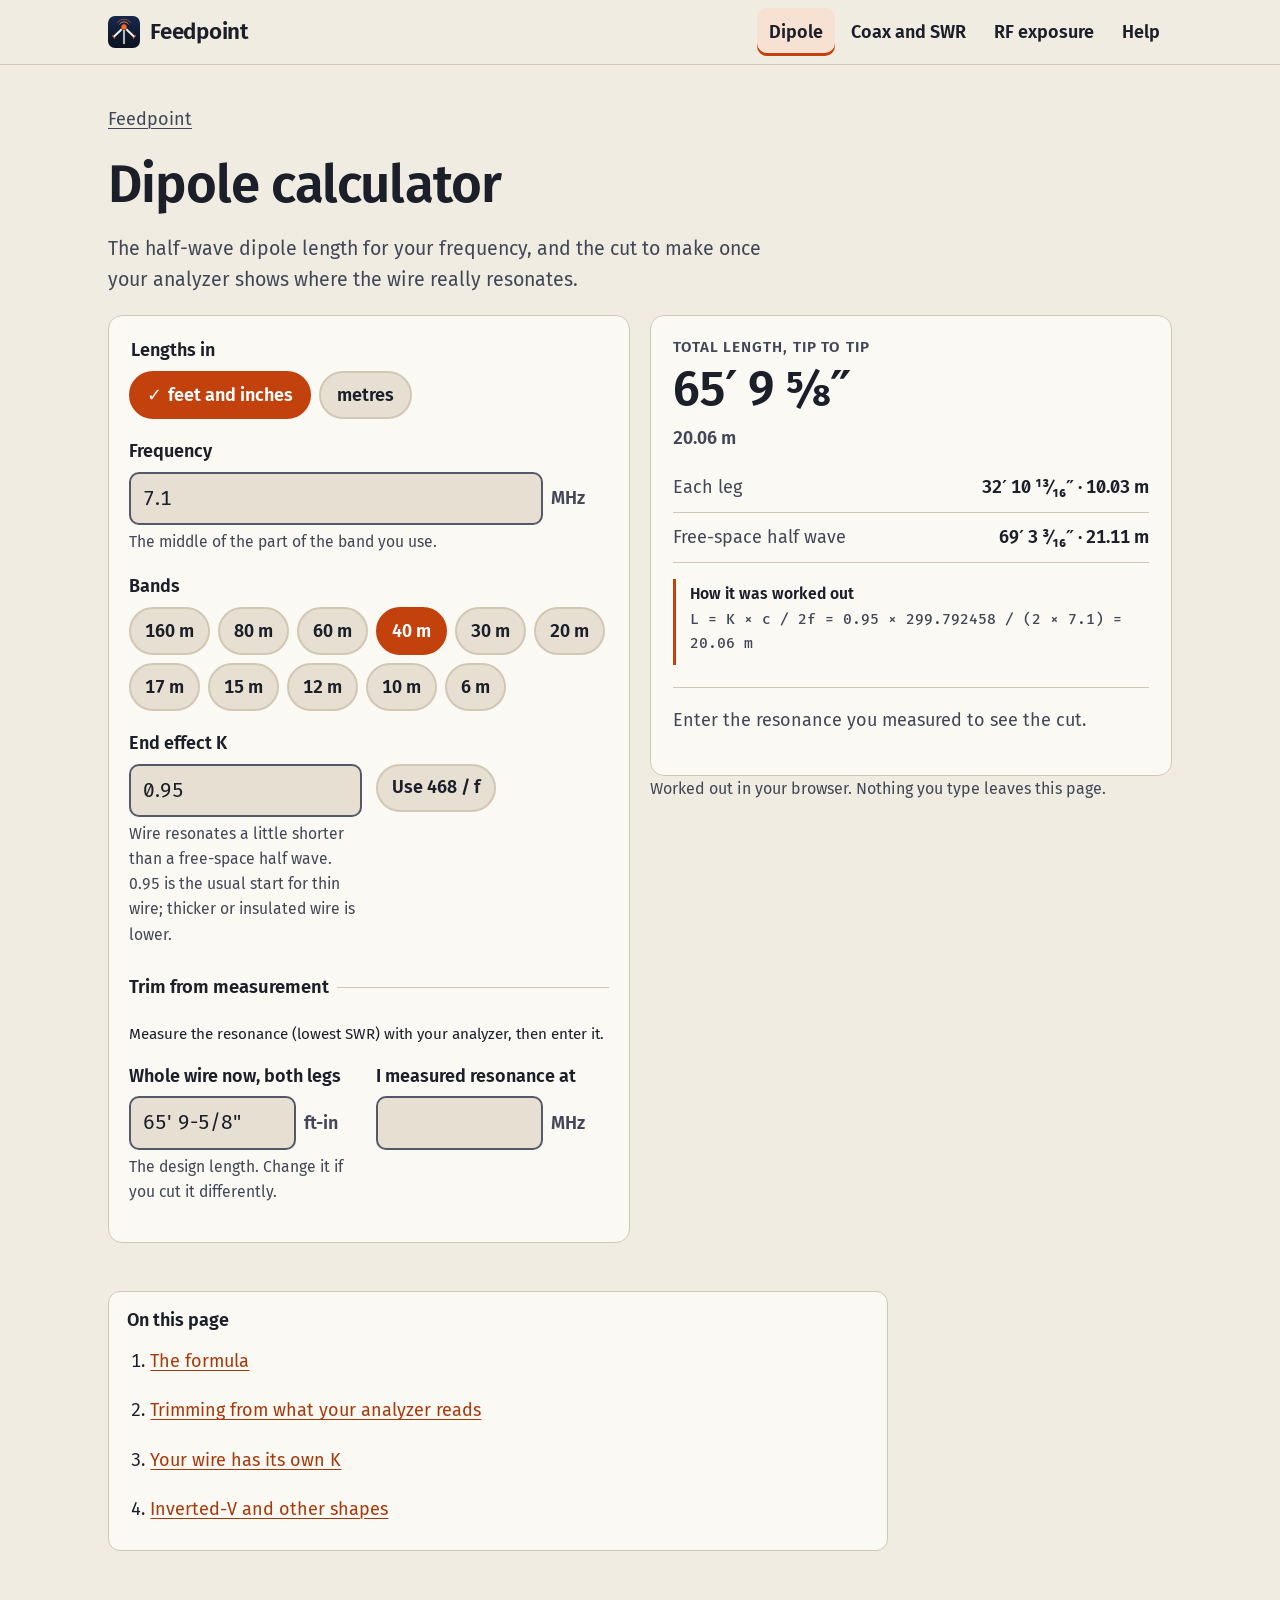
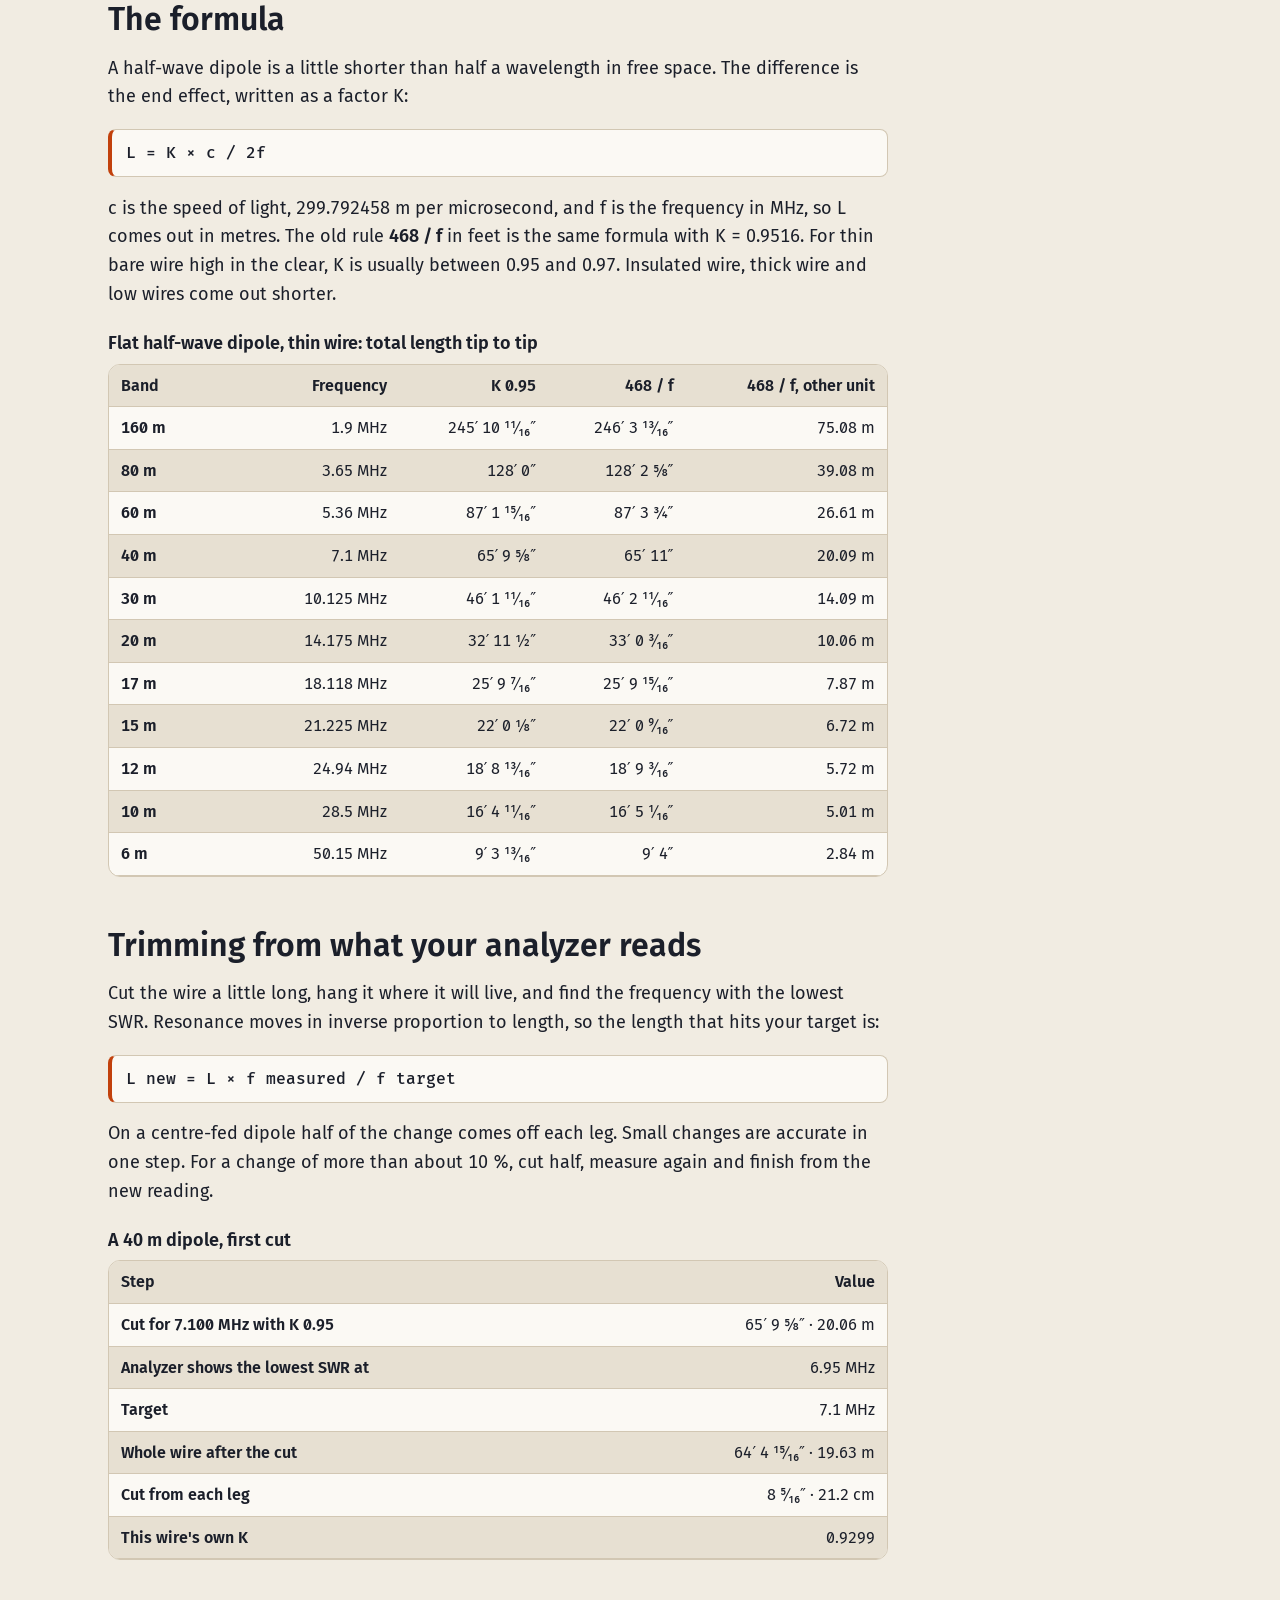
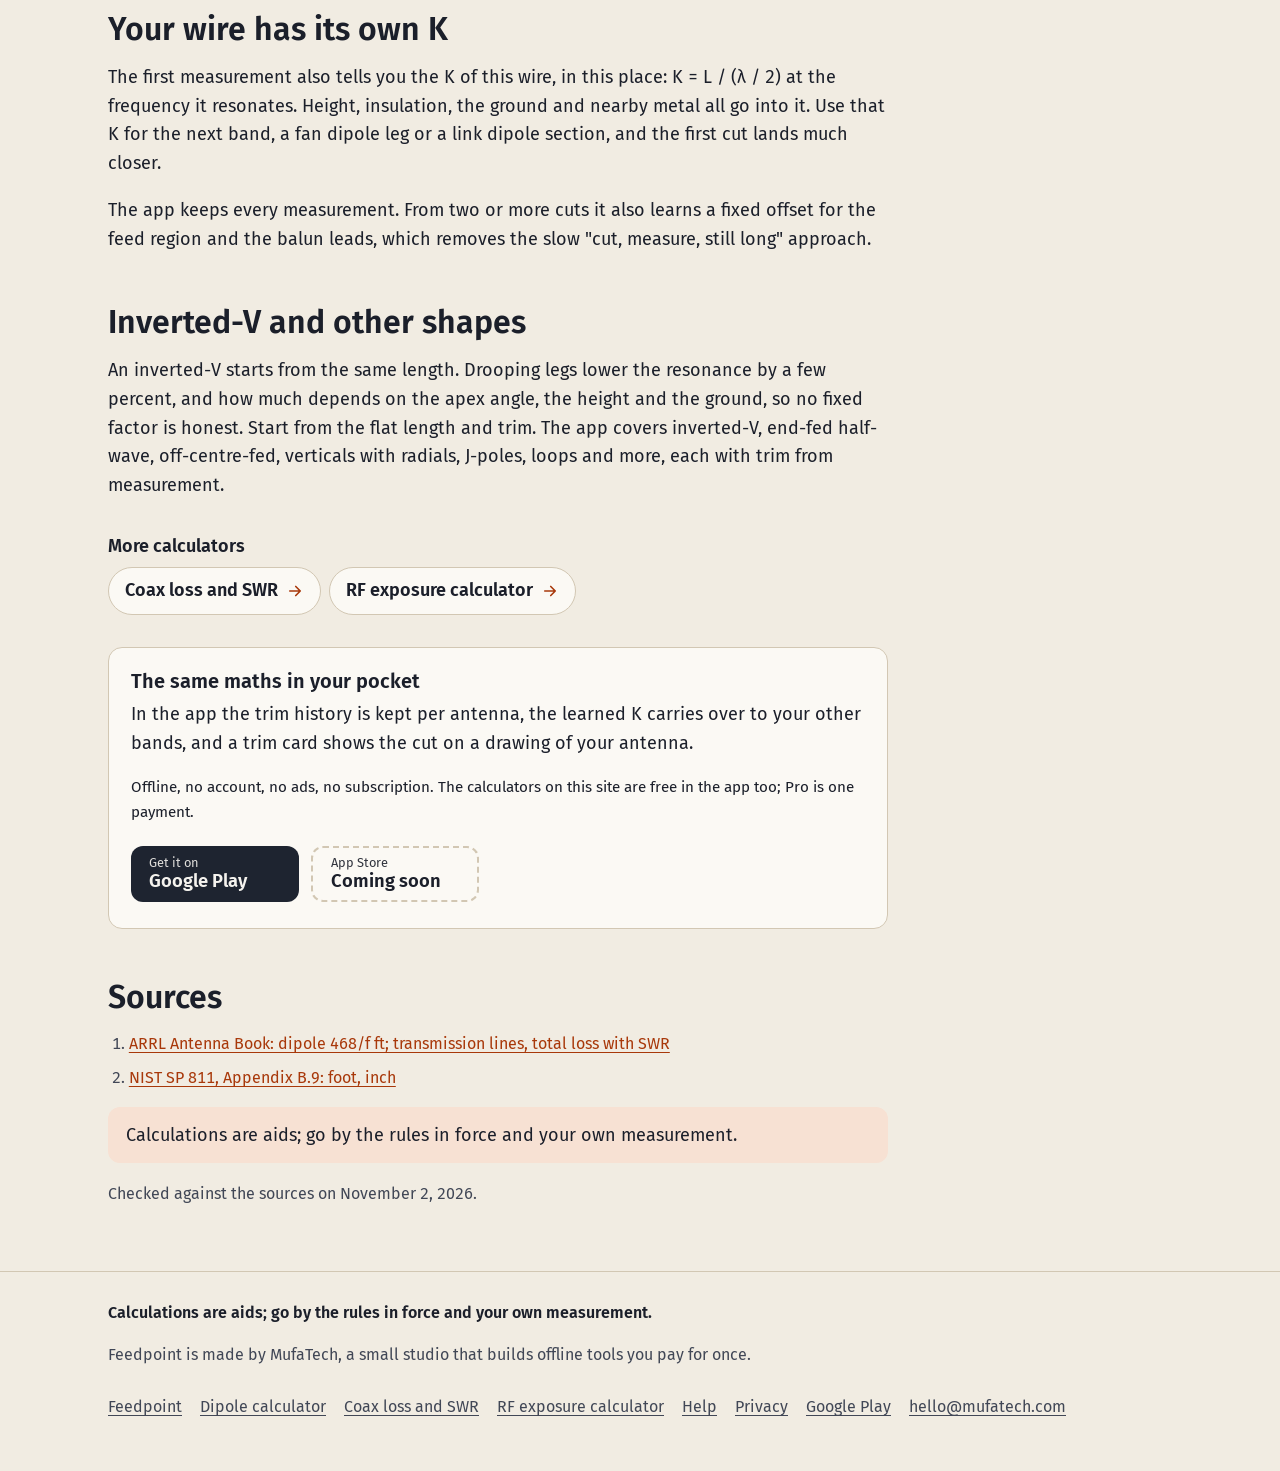
<file: dipole-calculator/index.html>
<!doctype html>
<html lang="en">
<head>
<meta charset="utf-8">
<meta name="viewport" content="width=device-width,initial-scale=1">
<meta http-equiv="Content-Security-Policy" content="default-src 'none'; script-src 'self'; style-src 'self'; img-src 'self'; font-src 'self'; connect-src 'none'; form-action 'none'; base-uri 'none'">
<meta name="referrer" content="no-referrer">
<title>Dipole calculator with trim from measurement</title>
<meta name="description" content="Half-wave dipole length for any frequency with the end-effect factor K, then how much to cut from each leg after your analyzer reading. Free, no sign-up.">
<meta name="color-scheme" content="light dark">
<meta name="theme-color" content="#F1ECE2" media="(prefers-color-scheme: light)">
<meta name="theme-color" content="#0B1220" media="(prefers-color-scheme: dark)">
<link rel="canonical" href="https://mufa-tech.github.io/feedpoint/dipole-calculator/">
<link rel="alternate" hreflang="en" href="https://mufa-tech.github.io/feedpoint/dipole-calculator/">
<link rel="alternate" hreflang="x-default" href="https://mufa-tech.github.io/feedpoint/dipole-calculator/">
<link rel="icon" href="../assets/icon.svg" type="image/svg+xml">
<link rel="icon" href="../assets/icon-32.png" sizes="32x32" type="image/png">
<link rel="apple-touch-icon" href="../assets/icon-180.png">
<link rel="preload" href="../assets/fonts/FiraSans-Regular.woff" as="font" type="font/woff" crossorigin>
<meta property="og:type" content="website">
<meta property="og:site_name" content="Feedpoint">
<meta property="og:title" content="Dipole calculator with trim from measurement">
<meta property="og:description" content="Half-wave dipole length for any frequency with the end-effect factor K, then how much to cut from each leg after your analyzer reading. Free, no sign-up.">
<meta property="og:url" content="https://mufa-tech.github.io/feedpoint/dipole-calculator/">
<meta property="og:image" content="https://mufa-tech.github.io/feedpoint/assets/og.png">
<meta property="og:image:width" content="1200">
<meta property="og:image:height" content="630">
<meta property="og:locale" content="en_US">

<meta name="twitter:card" content="summary_large_image">
<link rel="stylesheet" href="../assets/site.css">
</head>
<body>
<a class="skip" href="#main">Skip to content</a>
<header class="top"><div class="wrap">
<a class="brand" href="../"><img src="../assets/icon.svg" alt="" width="32" height="32">Feedpoint</a>
<nav class="main" aria-label="Main menu"><a href="../dipole-calculator/" aria-current="page">Dipole</a><a href="../coax-loss-calculator/">Coax and SWR</a><a href="../rf-exposure-calculator/">RF exposure</a><a href="../support/">Help</a></nav>

</div></header>
<main id="main" tabindex="-1">
<div class="wrap">
<p class="crumb"><a href="../">Feedpoint</a></p>
<h1>Dipole calculator</h1>
<p class="lead">The half-wave dipole length for your frequency, and the cut to make once your analyzer shows where the wire really resonates.</p>
<div class="calc">
<form class="panel" id="calc-form" data-calc="dipole" novalidate>
<fieldset class="choice"><legend>Lengths in</legend><div class="pills"><label class="pill"><input type="radio" name="units" value="ft" checked><span>feet and inches</span></label><label class="pill"><input type="radio" name="units" value="m"><span>metres</span></label></div></fieldset>
<div class="field"><label for="d-f">Frequency</label>
<div class="joined"><input id="d-f" name="d-f" type="text" inputmode="decimal" autocomplete="off" spellcheck="false" value="7.1" required aria-describedby="d-f-hint d-f-err"><span class="unit">MHz</span></div>
<span class="hint" id="d-f-hint">The middle of the part of the band you use.</span><span class="err" id="d-f-err" hidden></span></div>
<div class="field"><span class="label" id="d-f-l">Bands</span><div class="opts" role="group" aria-labelledby="d-f-l" data-band-for="d-f"><button type="button" data-f="1.9" aria-pressed="false">160 m</button><button type="button" data-f="3.65" aria-pressed="false">80 m</button><button type="button" data-f="5.36" aria-pressed="false">60 m</button><button type="button" data-f="7.1" aria-pressed="true">40 m</button><button type="button" data-f="10.125" aria-pressed="false">30 m</button><button type="button" data-f="14.175" aria-pressed="false">20 m</button><button type="button" data-f="18.118" aria-pressed="false">17 m</button><button type="button" data-f="21.225" aria-pressed="false">15 m</button><button type="button" data-f="24.94" aria-pressed="false">12 m</button><button type="button" data-f="28.5" aria-pressed="false">10 m</button><button type="button" data-f="50.15" aria-pressed="false">6 m</button></div></div>
<div class="field-row two"><div class="field"><label for="d-k">End effect K</label>
<input id="d-k" name="d-k" type="text" inputmode="decimal" autocomplete="off" spellcheck="false" value="0.95" aria-describedby="d-k-hint d-k-err">
<span class="hint" id="d-k-hint">Wire resonates a little shorter than a free-space half wave. 0.95 is the usual start for thin wire; thicker or insulated wire is lower.</span><span class="err" id="d-k-err" hidden></span></div><div class="field"><span class="label" aria-hidden="true">&#8203;</span><div class="opts"><button type="button" id="d-arrl" aria-pressed="false">Use 468 / f</button></div></div></div>
<fieldset class="sub"><legend>Trim from measurement</legend>
<p class="small">Measure the resonance (lowest SWR) with your analyzer, then enter it.</p>
<div class="field-row two"><div class="field"><label for="t-len">Whole wire now, both legs</label>
<div class="joined"><input id="t-len" name="t-len" type="text" inputmode="decimal" autocomplete="off" spellcheck="false" data-kind="length" value="65' 9-5/8&quot;" aria-describedby="t-len-hint t-len-err"><span class="unit" data-unit="len">ft-in</span></div>
<span class="hint" id="t-len-hint">The design length. Change it if you cut it differently.</span><span class="err" id="t-len-err" hidden></span></div><div class="field"><label for="t-meas">I measured resonance at</label>
<div class="joined"><input id="t-meas" name="t-meas" type="text" inputmode="decimal" autocomplete="off" spellcheck="false" aria-describedby="t-meas-err"><span class="unit">MHz</span></div>
<span class="err" id="t-meas-err" hidden></span></div></div>
</fieldset>
</form>
<section class="results" aria-labelledby="res-h">
<h2 id="res-h" class="sr">Result</h2>
<div id="calc-nojs" class="callout"><p>This calculator runs in your browser and needs JavaScript. Nothing is sent anywhere.</p></div>
<div id="res" class="res-card card" aria-live="polite" hidden></div>
<p class="note">Worked out in your browser. Nothing you type leaves this page.</p>
</section>
</div>
<script type="application/json" id="calc-data">{"locale":"en-US","decimal":".","units":"ft","t":{"errEmpty":"Enter a number.","errNumber":"That is not a number this page can read.","errFeet":"Write it like 66' 2 5/8\" or 66.2.","errPositive":"It has to be more than 0.","warning":"Note","stop":"No result","good":"Fine","howTitle":"How it was worked out","ft":"ft","m":"m","cm":"cm","mhz":"MHz","db":"dB","w":"W","percent":"%","waiting":"Enter a frequency to see the length.","total":"Total length, tip to tip","leg":"Each leg","halfWave":"Free-space half wave","lengthFormula":"L = K × c / 2f = {k} × 299.792458 / (2 × {f}) = {l}","arrlNote":"K {k} is the ARRL rule 468 / f in feet.","kRange":"K must be between 0.80 and 1.10.","trimWaiting":"Enter the resonance you measured to see the cut.","cutLegs":"Cut from each leg","addLegs":"Add to each leg","onTarget":"No cut needed","onTargetDetail":"It already resonates at {target}.","newLength":"Whole wire after","trimFormula":"L new = L × f measured / f target = {l} × {fm} / {ft} = {lnew}","learnedK":"This wire's own K","learnedKNote":"Use it to cut the same wire for another band.","learnedKOut":"K {k} is outside 0.80 to 1.10. The reading may be on a harmonic, or on another wire.","large":"Large change. Cut half, measure again, then cut the rest."},"arrlK":0.9516343469854736,"defaultK":0.95}</script>
<article class="prose gap-top">
<nav class="toc" aria-labelledby="toc-h"><p id="toc-h" class="toc-h">On this page</p><ol><li><a href="#formula">The formula</a></li><li><a href="#trim">Trimming from what your analyzer reads</a></li><li><a href="#k">Your wire has its own K</a></li><li><a href="#shapes">Inverted-V and other shapes</a></li></ol></nav>
<h2 id="formula">The formula</h2>
<p>A half-wave dipole is a little shorter than half a wavelength in free space. The difference is the end effect, written as a factor K:</p><p class="eq">L = K × c / 2f</p><p>c is the speed of light, 299.792458 m per microsecond, and f is the frequency in MHz, so L comes out in metres. The old rule <strong>468 / f</strong> in feet is the same formula with K = 0.9516. For thin bare wire high in the clear, K is usually between 0.95 and 0.97. Insulated wire, thick wire and low wires come out shorter.</p><p class="table-cap" aria-hidden="true">Flat half-wave dipole, thin wire: total length tip to tip</p><div class="table-wrap" role="region" aria-label="Flat half-wave dipole, thin wire: total length tip to tip" tabindex="0"><table class="num-table"><caption class="sr">Flat half-wave dipole, thin wire: total length tip to tip</caption>
<thead><tr><th scope="col">Band</th><th scope="col">Frequency</th><th scope="col">K 0.95</th><th scope="col">468 / f</th><th scope="col">468 / f, other unit</th></tr></thead>
<tbody><tr><th scope="row">160 m</th><td>1.9 MHz</td><td>245′ 10 ¹¹⁄₁₆″</td><td>246′ 3 ¹³⁄₁₆″</td><td>75.08 m</td></tr>
<tr><th scope="row">80 m</th><td>3.65 MHz</td><td>128′ 0″</td><td>128′ 2 ⅝″</td><td>39.08 m</td></tr>
<tr><th scope="row">60 m</th><td>5.36 MHz</td><td>87′ 1 ¹⁵⁄₁₆″</td><td>87′ 3 ¾″</td><td>26.61 m</td></tr>
<tr><th scope="row">40 m</th><td>7.1 MHz</td><td>65′ 9 ⅝″</td><td>65′ 11″</td><td>20.09 m</td></tr>
<tr><th scope="row">30 m</th><td>10.125 MHz</td><td>46′ 1 ¹¹⁄₁₆″</td><td>46′ 2 ¹¹⁄₁₆″</td><td>14.09 m</td></tr>
<tr><th scope="row">20 m</th><td>14.175 MHz</td><td>32′ 11 ½″</td><td>33′ 0 ³⁄₁₆″</td><td>10.06 m</td></tr>
<tr><th scope="row">17 m</th><td>18.118 MHz</td><td>25′ 9 ⁷⁄₁₆″</td><td>25′ 9 ¹⁵⁄₁₆″</td><td>7.87 m</td></tr>
<tr><th scope="row">15 m</th><td>21.225 MHz</td><td>22′ 0 ⅛″</td><td>22′ 0 ⁹⁄₁₆″</td><td>6.72 m</td></tr>
<tr><th scope="row">12 m</th><td>24.94 MHz</td><td>18′ 8 ¹³⁄₁₆″</td><td>18′ 9 ³⁄₁₆″</td><td>5.72 m</td></tr>
<tr><th scope="row">10 m</th><td>28.5 MHz</td><td>16′ 4 ¹¹⁄₁₆″</td><td>16′ 5 ¹⁄₁₆″</td><td>5.01 m</td></tr>
<tr><th scope="row">6 m</th><td>50.15 MHz</td><td>9′ 3 ¹³⁄₁₆″</td><td>9′ 4″</td><td>2.84 m</td></tr></tbody></table></div>
<h2 id="trim">Trimming from what your analyzer reads</h2>
<p>Cut the wire a little long, hang it where it will live, and find the frequency with the lowest SWR. Resonance moves in inverse proportion to length, so the length that hits your target is:</p><p class="eq">L new = L × f measured / f target</p><p>On a centre-fed dipole half of the change comes off each leg. Small changes are accurate in one step. For a change of more than about 10 %, cut half, measure again and finish from the new reading.</p><p class="table-cap" aria-hidden="true">A 40 m dipole, first cut</p><div class="table-wrap" role="region" aria-label="A 40 m dipole, first cut" tabindex="0"><table class="num-table"><caption class="sr">A 40 m dipole, first cut</caption>
<thead><tr><th scope="col">Step</th><th scope="col">Value</th></tr></thead>
<tbody><tr><th scope="row" class="l">Cut for 7.100 MHz with K 0.95</th><td>65′ 9 ⅝″ · 20.06 m</td></tr>
<tr><th scope="row" class="l">Analyzer shows the lowest SWR at</th><td>6.95 MHz</td></tr>
<tr><th scope="row" class="l">Target</th><td>7.1 MHz</td></tr>
<tr><th scope="row" class="l">Whole wire after the cut</th><td>64′ 4 ¹⁵⁄₁₆″ · 19.63 m</td></tr>
<tr><th scope="row" class="l">Cut from each leg</th><td>8 ⁵⁄₁₆″ · 21.2 cm</td></tr>
<tr><th scope="row" class="l">This wire's own K</th><td>0.9299</td></tr></tbody></table></div>
<h2 id="k">Your wire has its own K</h2>
<p>The first measurement also tells you the K of this wire, in this place: K = L / (λ / 2) at the frequency it resonates. Height, insulation, the ground and nearby metal all go into it. Use that K for the next band, a fan dipole leg or a link dipole section, and the first cut lands much closer.</p><p>The app keeps every measurement. From two or more cuts it also learns a fixed offset for the feed region and the balun leads, which removes the slow "cut, measure, still long" approach.</p>
<h2 id="shapes">Inverted-V and other shapes</h2>
<p>An inverted-V starts from the same length. Drooping legs lower the resonance by a few percent, and how much depends on the apex angle, the height and the ground, so no fixed factor is honest. Start from the flat length and trim. The app covers inverted-V, end-fed half-wave, off-centre-fed, verticals with radials, J-poles, loops and more, each with trim from measurement.</p>
<nav class="next" aria-label="More calculators"><p class="next-h">More calculators</p><ul><li><a href="../coax-loss-calculator/">Coax loss and SWR<svg viewBox="0 0 24 24" aria-hidden="true" fill="none" stroke="currentColor" stroke-width="2.2" stroke-linecap="round" stroke-linejoin="round"><path d="M5 12h14m-6-6 6 6-6 6"/></svg></a></li><li><a href="../rf-exposure-calculator/">RF exposure calculator<svg viewBox="0 0 24 24" aria-hidden="true" fill="none" stroke="currentColor" stroke-width="2.2" stroke-linecap="round" stroke-linejoin="round"><path d="M5 12h14m-6-6 6 6-6 6"/></svg></a></li></ul></nav>
<aside class="card app-note gap-top" aria-labelledby="app-h">
<h2 id="app-h" class="h3">The same maths in your pocket</h2>
<p>In the app the trim history is kept per antenna, the learned K carries over to your other bands, and a trim card shows the cut on a drawing of your antenna.</p>
<p class="small">Offline, no account, no ads, no subscription. The calculators on this site are free in the app too; Pro is one payment.</p>
<div class="stores"><a class="store" href="https://play.google.com/store/apps/details?id=com.mufatech.feedpoint&amp;referrer=utm_source%3Dsite%26utm_medium%3Ddipole%26utm_campaign%3Den"><small>Get it on</small><b>Google Play</b></a><span class="store soon"><small>App Store</small><b>Coming soon</b></span></div>
</aside>
<h2 id="sources">Sources</h2>
<ol class="sources"><li id="src-arrl"><a href="https://www.arrl.org/arrl-antenna-book" rel="noopener">ARRL Antenna Book: dipole 468/f ft; transmission lines, total loss with SWR</a></li><li id="src-nist"><a href="https://www.nist.gov/pml/special-publication-811/nist-guide-si-appendix-b-conversion-factors/nist-guide-si-appendix-b9" rel="noopener">NIST SP 811, Appendix B.9: foot, inch</a></li></ol>
<p class="callout">Calculations are aids; go by the rules in force and your own measurement.</p>
<p class="updated">Checked against the sources on November 2, 2026.</p>
</article>
</div>

</main>
<footer><div class="wrap">
<p class="disclaimer">Calculations are aids; go by the rules in force and your own measurement.</p>
<p>Feedpoint is made by MufaTech, a small studio that builds offline tools you pay for once.</p>
<nav aria-label="Site"><a href="../">Feedpoint</a><a href="../dipole-calculator/">Dipole calculator</a><a href="../coax-loss-calculator/">Coax loss and SWR</a><a href="../rf-exposure-calculator/">RF exposure calculator</a><a href="../support/">Help</a><a href="../privacy/">Privacy</a><a href="https://play.google.com/store/apps/details?id=com.mufatech.feedpoint&amp;referrer=utm_source%3Dsite%26utm_medium%3Dfooter%26utm_campaign%3Den">Google Play</a><a href="mailto:hello@mufatech.com">hello@mufatech.com</a></nav>
</div></footer>
<script type="module" src="../assets/calc-ui.js"></script>
</body>
</html>
</file>
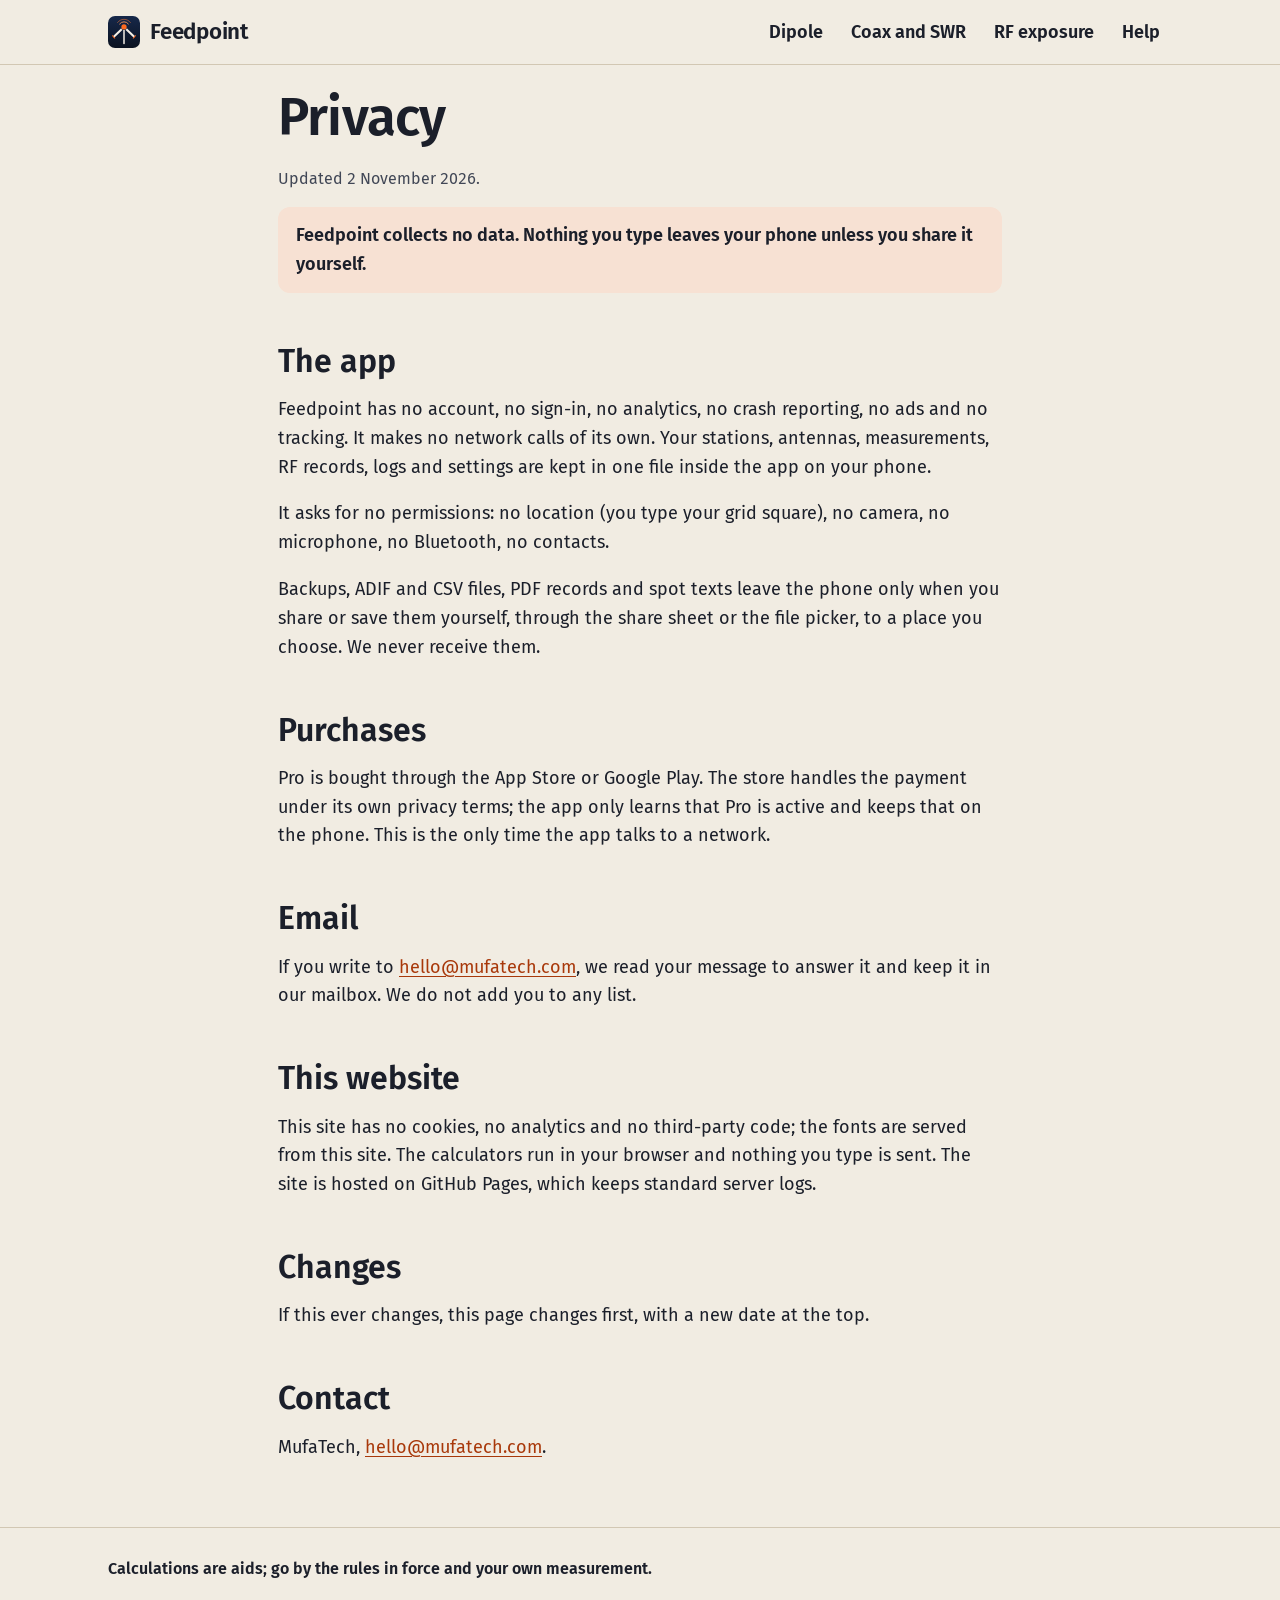
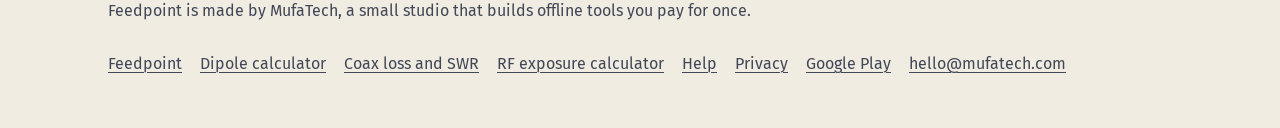
<file: privacy/index.html>
<!doctype html>
<html lang="en">
<head>
<meta charset="utf-8">
<meta name="viewport" content="width=device-width,initial-scale=1">
<meta http-equiv="Content-Security-Policy" content="default-src 'none'; script-src 'self'; style-src 'self'; img-src 'self'; font-src 'self'; connect-src 'none'; form-action 'none'; base-uri 'none'">
<meta name="referrer" content="no-referrer">
<title>Privacy: Feedpoint collects nothing</title>
<meta name="description" content="Feedpoint has no account, no analytics, no ads and no tracking. It asks for no permissions; your station data stays on your phone.">
<meta name="color-scheme" content="light dark">
<meta name="theme-color" content="#F1ECE2" media="(prefers-color-scheme: light)">
<meta name="theme-color" content="#0B1220" media="(prefers-color-scheme: dark)">
<link rel="canonical" href="https://mufa-tech.github.io/feedpoint/privacy/">
<link rel="alternate" hreflang="en" href="https://mufa-tech.github.io/feedpoint/privacy/">
<link rel="alternate" hreflang="x-default" href="https://mufa-tech.github.io/feedpoint/privacy/">
<link rel="icon" href="../assets/icon.svg" type="image/svg+xml">
<link rel="icon" href="../assets/icon-32.png" sizes="32x32" type="image/png">
<link rel="apple-touch-icon" href="../assets/icon-180.png">
<link rel="preload" href="../assets/fonts/FiraSans-Regular.woff" as="font" type="font/woff" crossorigin>
<meta property="og:type" content="website">
<meta property="og:site_name" content="Feedpoint">
<meta property="og:title" content="Privacy: Feedpoint collects nothing">
<meta property="og:description" content="Feedpoint has no account, no analytics, no ads and no tracking. It asks for no permissions; your station data stays on your phone.">
<meta property="og:url" content="https://mufa-tech.github.io/feedpoint/privacy/">
<meta property="og:image" content="https://mufa-tech.github.io/feedpoint/assets/og.png">
<meta property="og:image:width" content="1200">
<meta property="og:image:height" content="630">
<meta property="og:locale" content="en_US">

<meta name="twitter:card" content="summary_large_image">
<link rel="stylesheet" href="../assets/site.css">
</head>
<body>
<a class="skip" href="#main">Skip to content</a>
<header class="top"><div class="wrap">
<a class="brand" href="../"><img src="../assets/icon.svg" alt="" width="32" height="32">Feedpoint</a>
<nav class="main" aria-label="Main menu"><a href="../dipole-calculator/">Dipole</a><a href="../coax-loss-calculator/">Coax and SWR</a><a href="../rf-exposure-calculator/">RF exposure</a><a href="../support/">Help</a></nav>

</div></header>
<main id="main" tabindex="-1">
<div class="wrap prose">
<h1>Privacy</h1>
<p class="updated">Updated 2 November 2026.</p>
<p class="callout"><strong>Feedpoint collects no data. Nothing you type leaves your phone unless you share it yourself.</strong></p>
<h2>The app</h2>
<p>Feedpoint has no account, no sign-in, no analytics, no crash reporting, no ads and no tracking. It makes no network calls of its own. Your stations, antennas, measurements, RF records, logs and settings are kept in one file inside the app on your phone.</p>
<p>It asks for no permissions: no location (you type your grid square), no camera, no microphone, no Bluetooth, no contacts.</p>
<p>Backups, ADIF and CSV files, PDF records and spot texts leave the phone only when you share or save them yourself, through the share sheet or the file picker, to a place you choose. We never receive them.</p>
<h2>Purchases</h2>
<p>Pro is bought through the App Store or Google Play. The store handles the payment under its own privacy terms; the app only learns that Pro is active and keeps that on the phone. This is the only time the app talks to a network.</p>
<h2>Email</h2>
<p>If you write to <a href="mailto:hello@mufatech.com">hello@mufatech.com</a>, we read your message to answer it and keep it in our mailbox. We do not add you to any list.</p>
<h2>This website</h2>
<p>This site has no cookies, no analytics and no third-party code; the fonts are served from this site. The calculators run in your browser and nothing you type is sent. The site is hosted on GitHub Pages, which keeps standard server logs.</p>
<h2>Changes</h2>
<p>If this ever changes, this page changes first, with a new date at the top.</p>
<h2>Contact</h2>
<p>MufaTech, <a href="mailto:hello@mufatech.com">hello@mufatech.com</a>.</p>
</div>

</main>
<footer><div class="wrap">
<p class="disclaimer">Calculations are aids; go by the rules in force and your own measurement.</p>
<p>Feedpoint is made by MufaTech, a small studio that builds offline tools you pay for once.</p>
<nav aria-label="Site"><a href="../">Feedpoint</a><a href="../dipole-calculator/">Dipole calculator</a><a href="../coax-loss-calculator/">Coax loss and SWR</a><a href="../rf-exposure-calculator/">RF exposure calculator</a><a href="../support/">Help</a><a href="../privacy/">Privacy</a><a href="https://play.google.com/store/apps/details?id=com.mufatech.feedpoint&amp;referrer=utm_source%3Dsite%26utm_medium%3Dfooter%26utm_campaign%3Den">Google Play</a><a href="mailto:hello@mufatech.com">hello@mufatech.com</a></nav>
</div></footer>

</body>
</html>
</file>
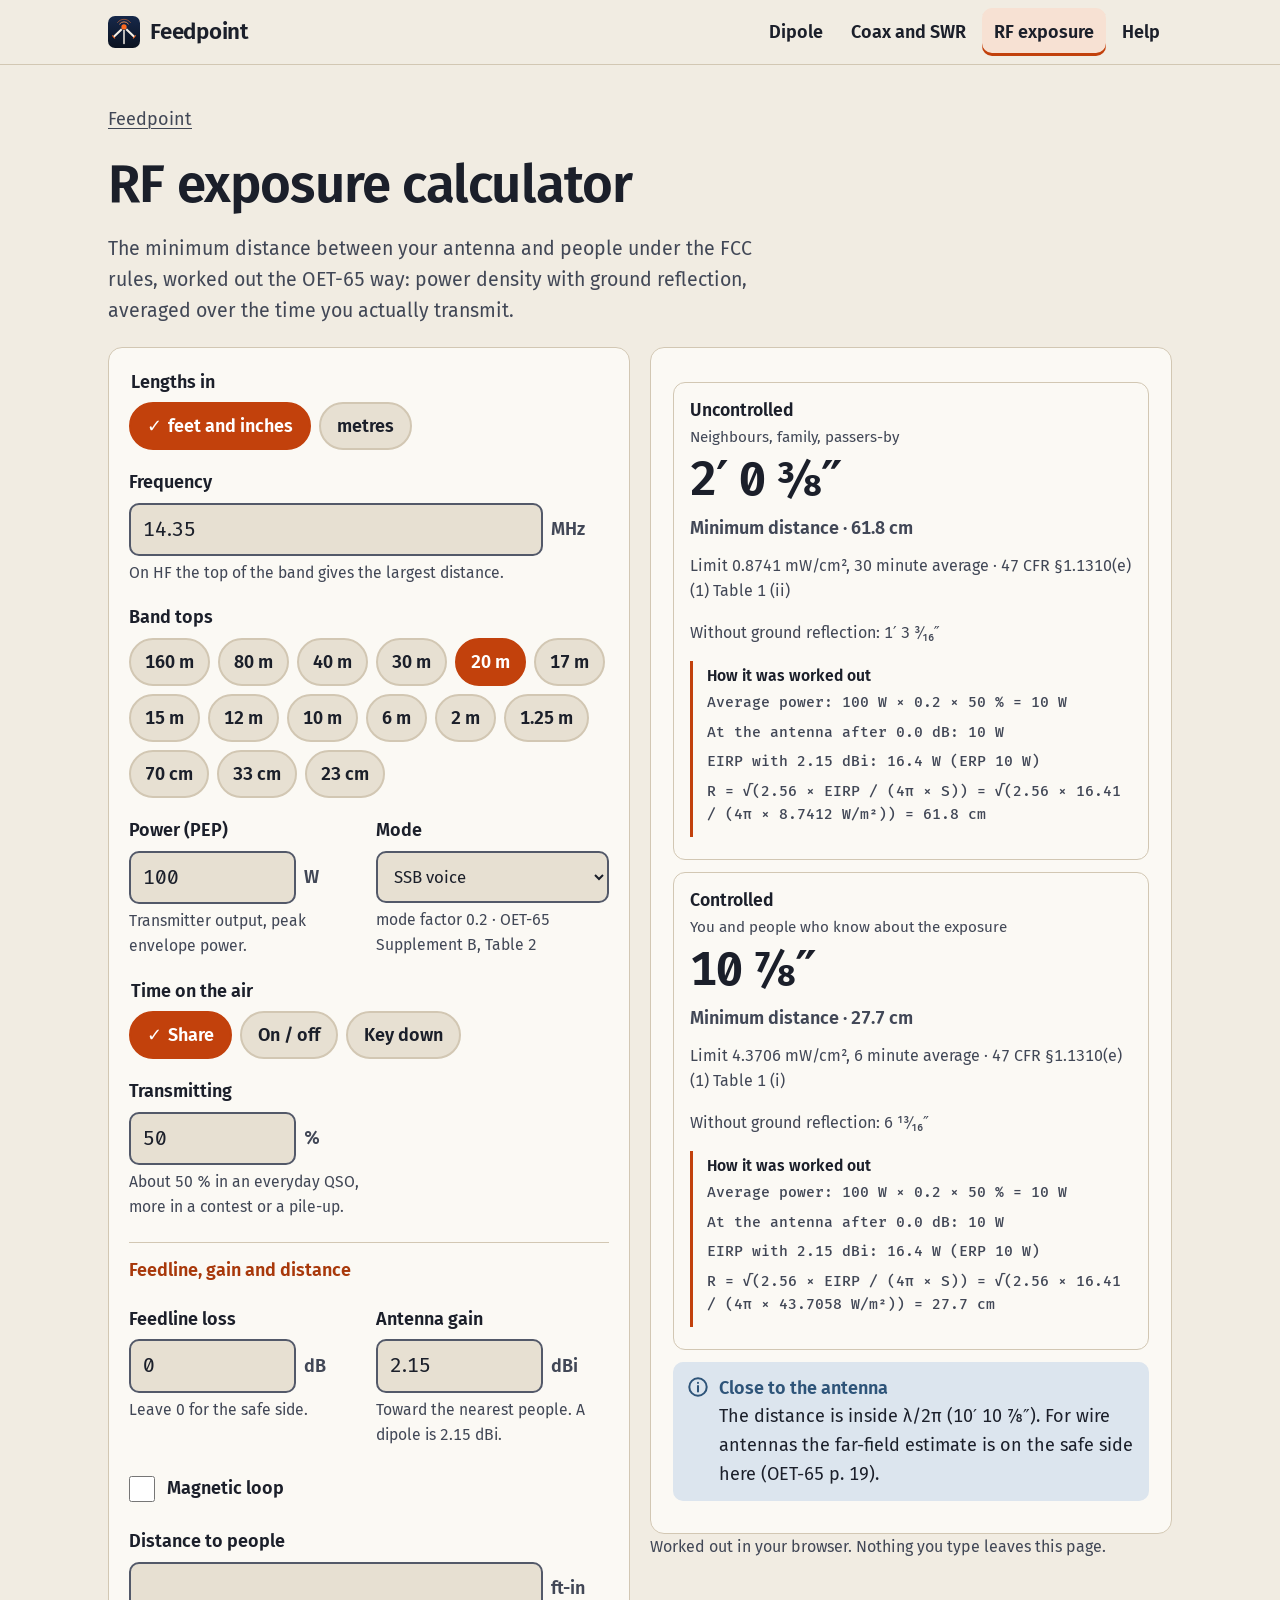
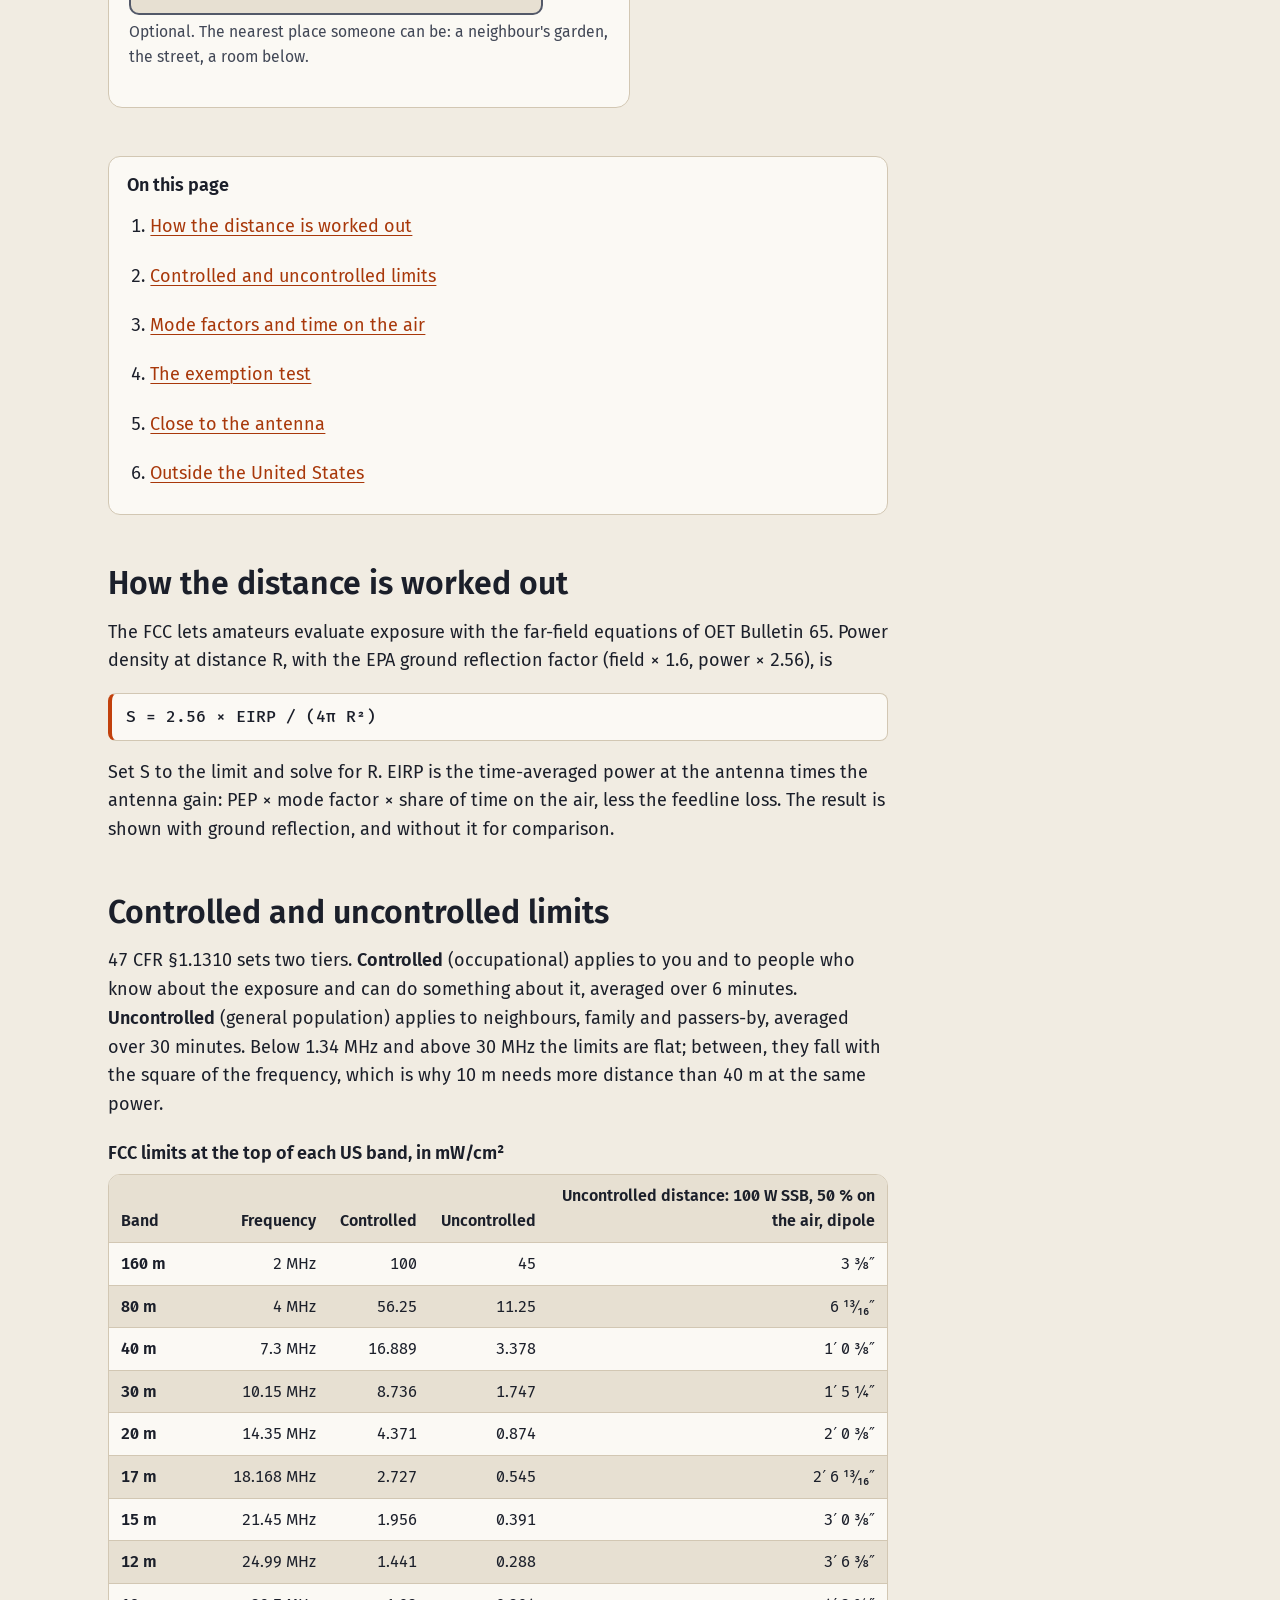
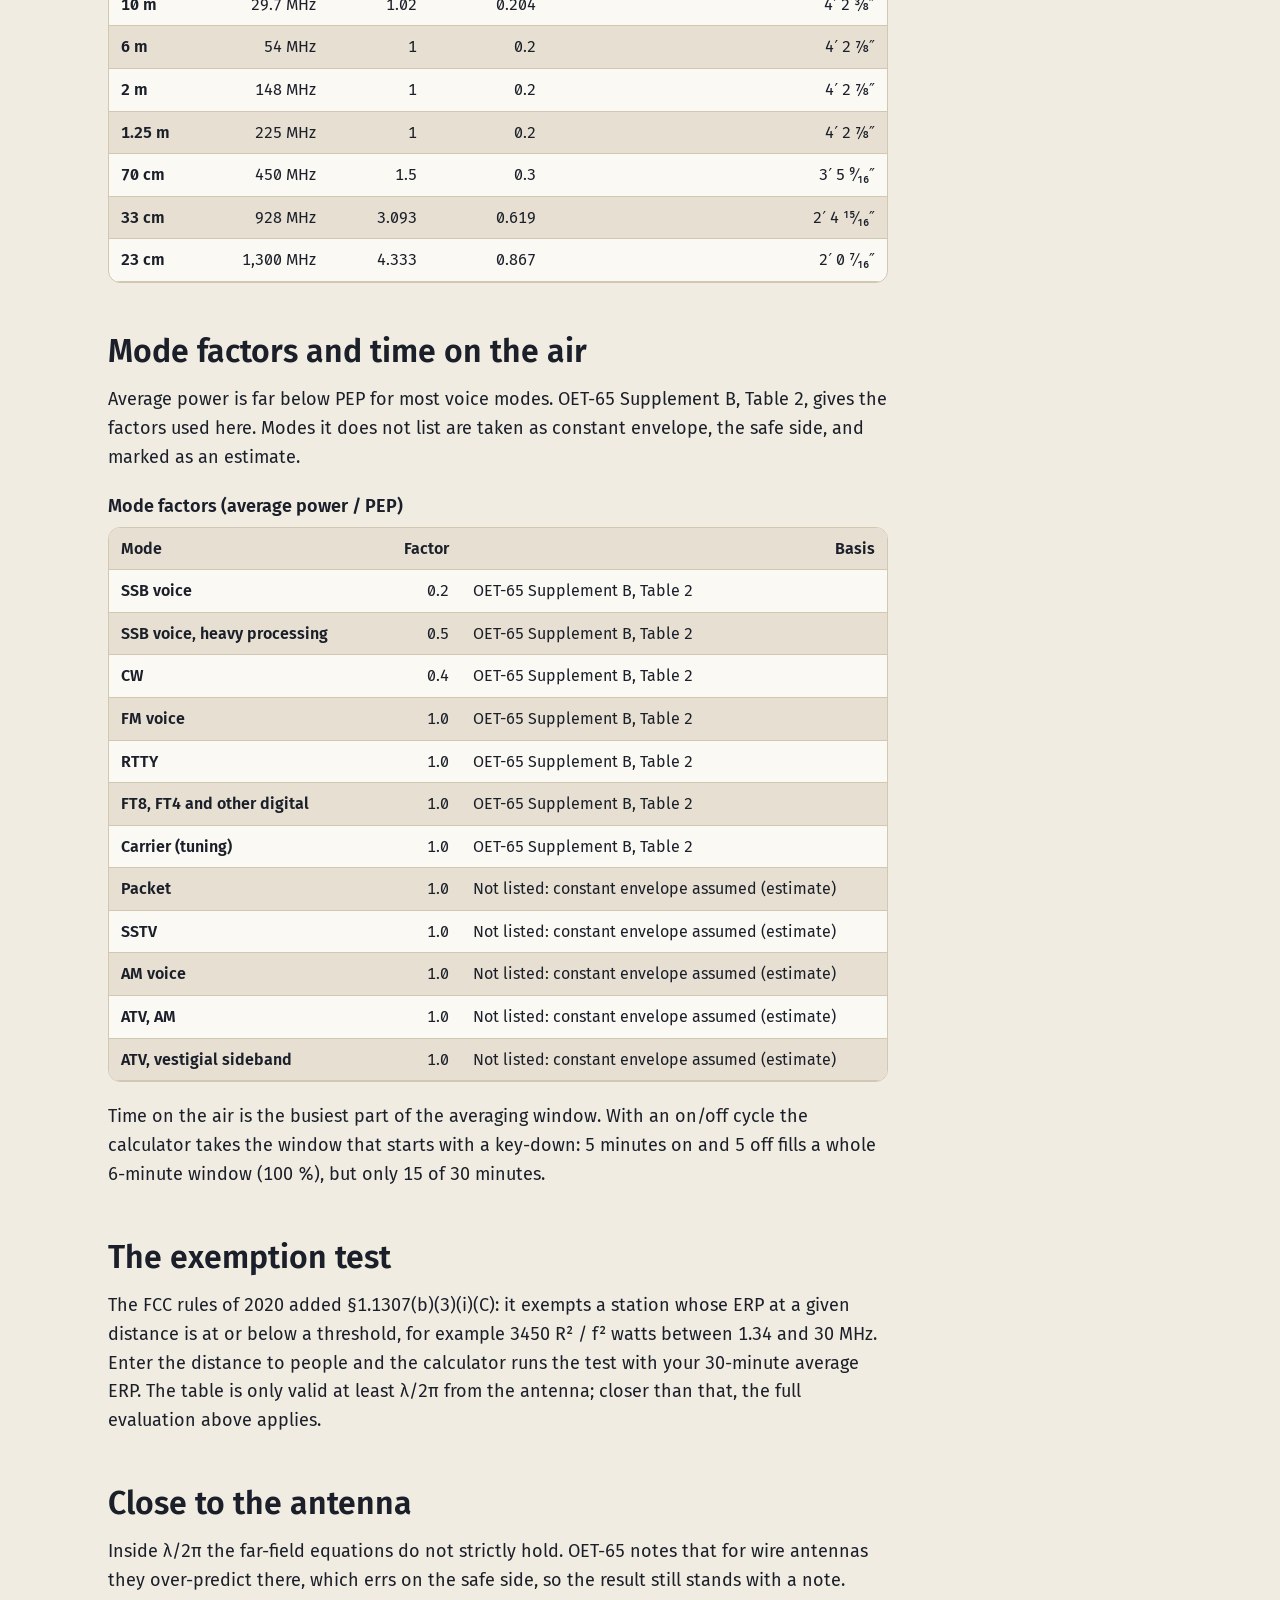
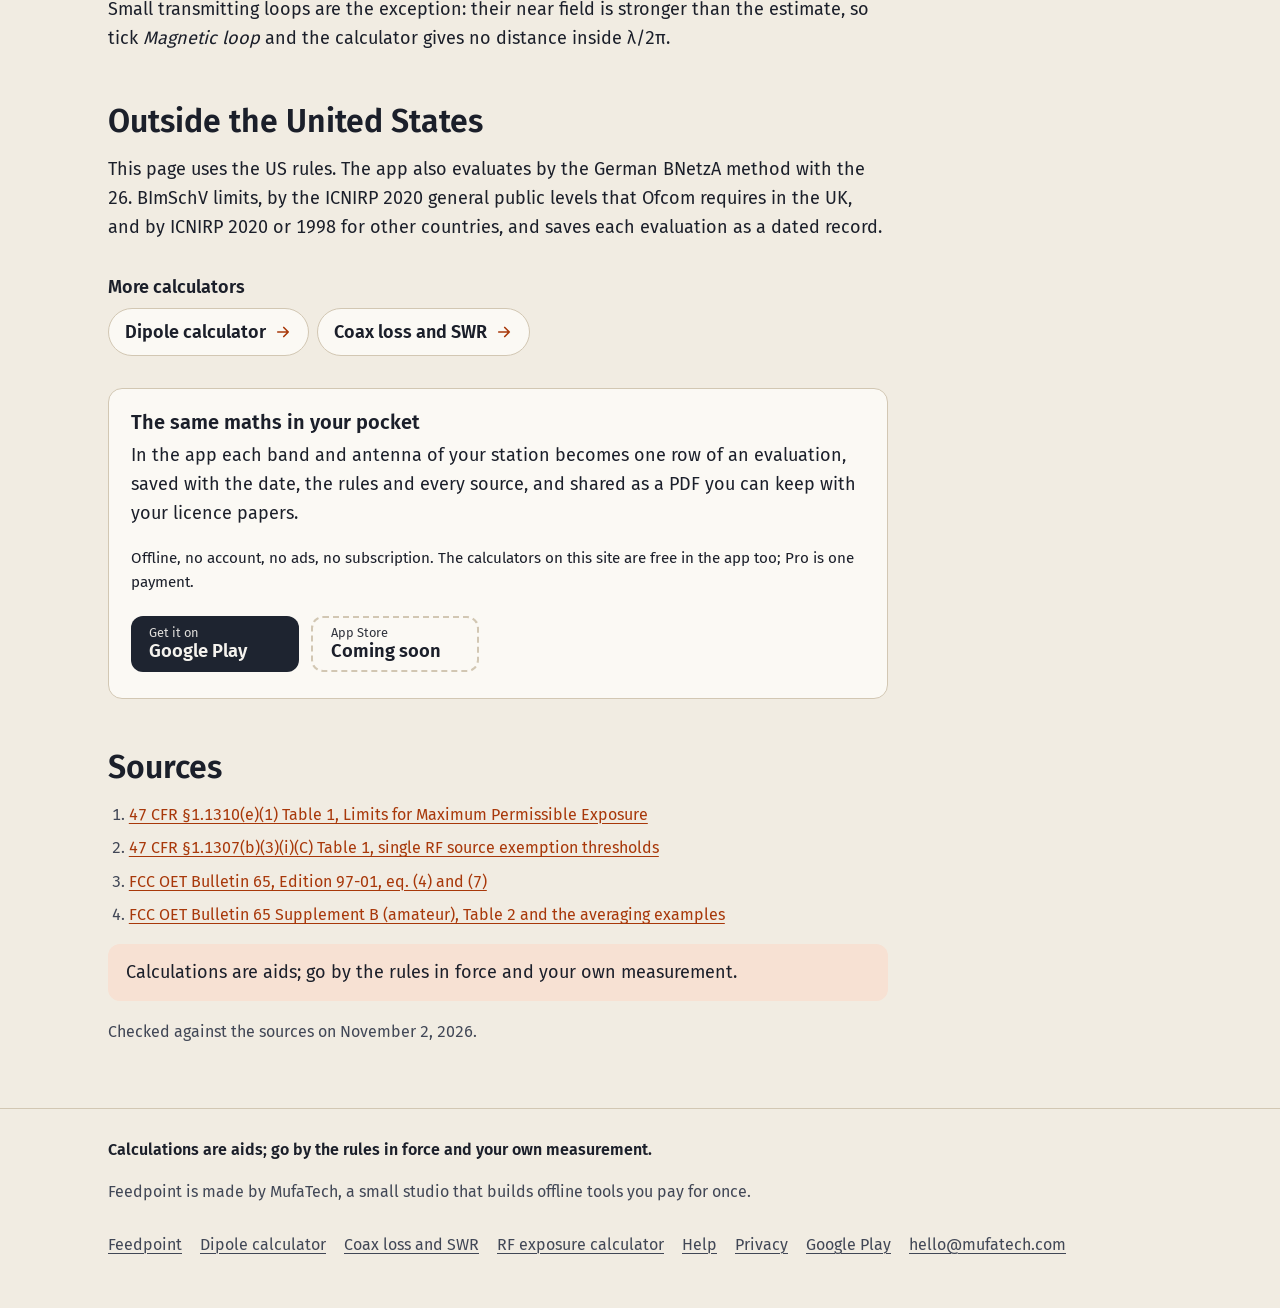
<file: rf-exposure-calculator/index.html>
<!doctype html>
<html lang="en">
<head>
<meta charset="utf-8">
<meta name="viewport" content="width=device-width,initial-scale=1">
<meta http-equiv="Content-Security-Policy" content="default-src 'none'; script-src 'self'; style-src 'self'; img-src 'self'; font-src 'self'; connect-src 'none'; form-action 'none'; base-uri 'none'">
<meta name="referrer" content="no-referrer">
<title>RF exposure calculator: FCC safe distance for hams</title>
<meta name="description" content="Minimum distance by the FCC OET-65 method with ground reflection, controlled and uncontrolled limits, mode factors and the §1.1307(b) exemption test.">
<meta name="color-scheme" content="light dark">
<meta name="theme-color" content="#F1ECE2" media="(prefers-color-scheme: light)">
<meta name="theme-color" content="#0B1220" media="(prefers-color-scheme: dark)">
<link rel="canonical" href="https://mufa-tech.github.io/feedpoint/rf-exposure-calculator/">
<link rel="alternate" hreflang="en" href="https://mufa-tech.github.io/feedpoint/rf-exposure-calculator/">
<link rel="alternate" hreflang="x-default" href="https://mufa-tech.github.io/feedpoint/rf-exposure-calculator/">
<link rel="icon" href="../assets/icon.svg" type="image/svg+xml">
<link rel="icon" href="../assets/icon-32.png" sizes="32x32" type="image/png">
<link rel="apple-touch-icon" href="../assets/icon-180.png">
<link rel="preload" href="../assets/fonts/FiraSans-Regular.woff" as="font" type="font/woff" crossorigin>
<meta property="og:type" content="website">
<meta property="og:site_name" content="Feedpoint">
<meta property="og:title" content="RF exposure calculator: FCC safe distance for hams">
<meta property="og:description" content="Minimum distance by the FCC OET-65 method with ground reflection, controlled and uncontrolled limits, mode factors and the §1.1307(b) exemption test.">
<meta property="og:url" content="https://mufa-tech.github.io/feedpoint/rf-exposure-calculator/">
<meta property="og:image" content="https://mufa-tech.github.io/feedpoint/assets/og.png">
<meta property="og:image:width" content="1200">
<meta property="og:image:height" content="630">
<meta property="og:locale" content="en_US">

<meta name="twitter:card" content="summary_large_image">
<link rel="stylesheet" href="../assets/site.css">
</head>
<body>
<a class="skip" href="#main">Skip to content</a>
<header class="top"><div class="wrap">
<a class="brand" href="../"><img src="../assets/icon.svg" alt="" width="32" height="32">Feedpoint</a>
<nav class="main" aria-label="Main menu"><a href="../dipole-calculator/">Dipole</a><a href="../coax-loss-calculator/">Coax and SWR</a><a href="../rf-exposure-calculator/" aria-current="page">RF exposure</a><a href="../support/">Help</a></nav>

</div></header>
<main id="main" tabindex="-1">
<div class="wrap">
<p class="crumb"><a href="../">Feedpoint</a></p>
<h1>RF exposure calculator</h1>
<p class="lead">The minimum distance between your antenna and people under the FCC rules, worked out the OET-65 way: power density with ground reflection, averaged over the time you actually transmit.</p>
<div class="calc">
<form class="panel" id="calc-form" data-calc="rf" novalidate>
<fieldset class="choice"><legend>Lengths in</legend><div class="pills"><label class="pill"><input type="radio" name="units" value="ft" checked><span>feet and inches</span></label><label class="pill"><input type="radio" name="units" value="m"><span>metres</span></label></div></fieldset>
<div class="field"><label for="r-f">Frequency</label>
<div class="joined"><input id="r-f" name="r-f" type="text" inputmode="decimal" autocomplete="off" spellcheck="false" value="14.35" required aria-describedby="r-f-hint r-f-err"><span class="unit">MHz</span></div>
<span class="hint" id="r-f-hint">On HF the top of the band gives the largest distance.</span><span class="err" id="r-f-err" hidden></span></div>
<div class="field"><span class="label" id="r-f-l">Band tops</span><div class="opts" role="group" aria-labelledby="r-f-l" data-band-for="r-f"><button type="button" data-f="2" aria-pressed="false">160 m</button><button type="button" data-f="4" aria-pressed="false">80 m</button><button type="button" data-f="7.3" aria-pressed="false">40 m</button><button type="button" data-f="10.15" aria-pressed="false">30 m</button><button type="button" data-f="14.35" aria-pressed="true">20 m</button><button type="button" data-f="18.168" aria-pressed="false">17 m</button><button type="button" data-f="21.45" aria-pressed="false">15 m</button><button type="button" data-f="24.99" aria-pressed="false">12 m</button><button type="button" data-f="29.7" aria-pressed="false">10 m</button><button type="button" data-f="54" aria-pressed="false">6 m</button><button type="button" data-f="148" aria-pressed="false">2 m</button><button type="button" data-f="225" aria-pressed="false">1.25 m</button><button type="button" data-f="450" aria-pressed="false">70 cm</button><button type="button" data-f="928" aria-pressed="false">33 cm</button><button type="button" data-f="1300" aria-pressed="false">23 cm</button></div></div>
<div class="field-row two"><div class="field"><label for="r-pep">Power (PEP)</label>
<div class="joined"><input id="r-pep" name="r-pep" type="text" inputmode="decimal" autocomplete="off" spellcheck="false" value="100" required aria-describedby="r-pep-hint r-pep-err"><span class="unit">W</span></div>
<span class="hint" id="r-pep-hint">Transmitter output, peak envelope power.</span><span class="err" id="r-pep-err" hidden></span></div><div class="field"><label for="r-mode">Mode</label><select id="r-mode" name="r-mode" aria-describedby="r-mode-hint"><option value="ssb" selected>SSB voice</option><option value="ssbProcessed">SSB voice, heavy processing</option><option value="cw">CW</option><option value="fm">FM voice</option><option value="rtty">RTTY</option><option value="digital">FT8, FT4 and other digital</option><option value="carrier">Carrier (tuning)</option><option value="packet">Packet</option><option value="sstv">SSTV</option><option value="am">AM voice</option><option value="atv">ATV, AM</option><option value="atvVsb">ATV, vestigial sideband</option></select><span class="hint" id="r-mode-hint"></span></div></div>
<fieldset class="choice"><legend>Time on the air</legend><div class="pills"><label class="pill"><input type="radio" name="r-time" value="share" checked><span>Share</span></label><label class="pill"><input type="radio" name="r-time" value="cycle"><span>On / off</span></label><label class="pill"><input type="radio" name="r-time" value="keyDown"><span>Key down</span></label></div></fieldset>
<div class="field-row two" data-time="share"><div class="field"><label for="r-share">Transmitting</label>
<div class="joined"><input id="r-share" name="r-share" type="text" inputmode="decimal" autocomplete="off" spellcheck="false" value="50" aria-describedby="r-share-hint r-share-err"><span class="unit">%</span></div>
<span class="hint" id="r-share-hint">About 50 % in an everyday QSO, more in a contest or a pile-up.</span><span class="err" id="r-share-err" hidden></span></div></div>
<div class="field-row two" data-time="cycle" hidden><div class="field"><label for="r-on">On</label>
<div class="joined"><input id="r-on" name="r-on" type="text" inputmode="decimal" autocomplete="off" spellcheck="false" value="5" aria-describedby="r-on-err"><span class="unit">min</span></div>
<span class="err" id="r-on-err" hidden></span></div><div class="field"><label for="r-off">Off</label>
<div class="joined"><input id="r-off" name="r-off" type="text" inputmode="decimal" autocomplete="off" spellcheck="false" value="5" aria-describedby="r-off-err"><span class="unit">min</span></div>
<span class="err" id="r-off-err" hidden></span></div><p class="hint wide">The busiest 6 or 30 minute window counts.</p></div>
<p class="hint" data-time="keyDown" hidden>Transmitting all the time: the worst case.</p>
<details class="more" open><summary>Feedline, gain and distance</summary>
<div class="field-row two"><div class="field"><label for="r-loss">Feedline loss</label>
<div class="joined"><input id="r-loss" name="r-loss" type="text" inputmode="decimal" autocomplete="off" spellcheck="false" value="0" aria-describedby="r-loss-hint r-loss-err"><span class="unit">dB</span></div>
<span class="hint" id="r-loss-hint">Leave 0 for the safe side.</span><span class="err" id="r-loss-err" hidden></span></div><div class="field"><label for="r-gain">Antenna gain</label>
<div class="joined"><input id="r-gain" name="r-gain" type="text" inputmode="decimal" autocomplete="off" spellcheck="false" value="2.15" aria-describedby="r-gain-hint r-gain-err"><span class="unit">dBi</span></div>
<span class="hint" id="r-gain-hint">Toward the nearest people. A dipole is 2.15 dBi.</span><span class="err" id="r-gain-err" hidden></span></div></div>
<label class="check"><input type="checkbox" id="r-loop" name="r-loop"><span>Magnetic loop</span></label>
<div class="field"><label for="r-sep">Distance to people</label>
<div class="joined"><input id="r-sep" name="r-sep" type="text" inputmode="decimal" autocomplete="off" spellcheck="false" data-kind="length" aria-describedby="r-sep-hint r-sep-err"><span class="unit" data-unit="len">ft-in</span></div>
<span class="hint" id="r-sep-hint">Optional. The nearest place someone can be: a neighbour's garden, the street, a room below.</span><span class="err" id="r-sep-err" hidden></span></div>
</details>
</form>
<section class="results" aria-labelledby="res-h">
<h2 id="res-h" class="sr">Result</h2>
<div id="calc-nojs" class="callout"><p>This calculator runs in your browser and needs JavaScript. Nothing is sent anywhere.</p></div>
<div id="res" class="res-card card" aria-live="polite" hidden></div>
<p class="note">Worked out in your browser. Nothing you type leaves this page.</p>
</section>
</div>
<script type="application/json" id="calc-data">{"locale":"en-US","decimal":".","units":"ft","t":{"errEmpty":"Enter a number.","errNumber":"That is not a number this page can read.","errFeet":"Write it like 66' 2 5/8\" or 66.2.","errPositive":"It has to be more than 0.","warning":"Note","stop":"No result","good":"Fine","howTitle":"How it was worked out","ft":"ft","m":"m","cm":"cm","mhz":"MHz","db":"dB","w":"W","percent":"%","waiting":"Enter frequency and power to see the distances.","tier_controlled":"Controlled","tier_uncontrolled":"Uncontrolled","tierHelp_controlled":"You and people who know about the exposure","tierHelp_uncontrolled":"Neighbours, family, passers-by","minDistance":"Minimum distance","freeSpace":"Without ground reflection: {d}","limitLine":"Limit {limit}, {window} minute average · {clause}","meets":"Meets it at {d}","tooClose":"Too close at {d}","stepAverage":"Average power: {pep} × {mode} × {on} = {avg}","stepAntenna":"At the antenna after {loss}: {p}","stepEirp":"EIRP with {gain}: {eirp} (ERP {erp})","distanceFormula":"R = √(2.56 × EIRP / (4π × S)) = √(2.56 × {eirp} / (4π × {s})) = {r}","modeFactor":"mode factor {f}","estimate":"estimate, not in OET-65B Table 2","nearTitle":"Close to the antenna","near":"The distance is inside λ/2π ({b}). For wire antennas the far-field estimate is on the safe side here (OET-65 p. 19).","loopBlock":"Inside λ/2π ({b}) a small loop's field is stronger than this estimate, so no distance is given. Measure, or use a near-field model.","loopWarn":"The estimate holds from λ/2π ({b}) outward. Keep people farther away than that.","exempt":"Exempt at {d}","exemptText":"ERP {erp} is at or below the {t} threshold of 47 CFR §1.1307(b)(3)(i)(C).","notExempt":"Not exempt at {d}","notExemptText":"ERP {erp} is above the {t} threshold of 47 CFR §1.1307(b)(3)(i)(C), so the evaluation above is the one that counts.","exemptNa":"Exemption test not usable","exemptNaText":"At {d} you are inside λ/2π ({b}); the exemption table does not apply there.","outOfRange":"The FCC table has no limit for {f}.","bad":"These values give no distance. Check the frequency, power and gain.","badShare":"The share is a percentage from 1 to 100.","badCycle":"Minutes on must be more than 0."},"modes":{"ssb":"SSB voice","ssbProcessed":"SSB voice, heavy processing","cw":"CW","fm":"FM voice","rtty":"RTTY","digital":"FT8, FT4 and other digital","carrier":"Carrier (tuning)","packet":"Packet","sstv":"SSTV","am":"AM voice","atv":"ATV, AM","atvVsb":"ATV, vestigial sideband"},"exposure":{"asOf":"2026-11-02","source":[{"id":"fcc1310","title":"47 CFR §1.1310(e)(1) Table 1, Limits for Maximum Permissible Exposure (85 FR 18145, 1 Apr 2020)"},{"id":"fcc1307","title":"47 CFR §1.1307(b)(3)(i)(C) Table 1, single RF source exemption thresholds"},{"id":"oet65b","title":"FCC OET Bulletin 65 Supplement B (Ed. 97-01), Table 2 Duty Factor of Modes Commonly Used by Amateurs, p. 14"}],"limitTables":[{"id":"fcc1310Controlled","boundary":"stricter","source":"fcc1310","clause":"47 CFR §1.1310(e)(1) Table 1 (i)","averagingMin":6,"units":{"E":"V/m","H":"A/m","S":"mW/cm2"},"rows":[{"fMinMHz":0.3,"fMaxMHz":3,"E":"614","H":"1.63","S":"100"},{"fMinMHz":3,"fMaxMHz":30,"minExclusive":true,"E":"1842/f","H":"4.89/f","S":"900/f^2"},{"fMinMHz":30,"fMaxMHz":300,"minExclusive":true,"E":"61.4","H":"0.163","S":"1.0"},{"fMinMHz":300,"fMaxMHz":1500,"minExclusive":true,"S":"f/300"},{"fMinMHz":1500,"fMaxMHz":100000,"minExclusive":true,"S":"5"}]},{"id":"fcc1310Uncontrolled","boundary":"stricter","source":"fcc1310","clause":"47 CFR §1.1310(e)(1) Table 1 (ii)","averagingMin":30,"units":{"E":"V/m","H":"A/m","S":"mW/cm2"},"rows":[{"fMinMHz":0.3,"fMaxMHz":1.34,"E":"614","H":"1.63","S":"100"},{"fMinMHz":1.34,"fMaxMHz":30,"minExclusive":true,"E":"824/f","H":"2.19/f","S":"180/f^2"},{"fMinMHz":30,"fMaxMHz":300,"minExclusive":true,"E":"27.5","H":"0.073","S":"0.2"},{"fMinMHz":300,"fMaxMHz":1500,"minExclusive":true,"S":"f/1500"},{"fMinMHz":1500,"fMaxMHz":100000,"minExclusive":true,"S":"1.0"}]}],"exemptionTables":[{"id":"fcc1307","boundary":"stricter","source":"fcc1307","clause":"47 CFR §1.1307(b)(3)(i)(C) Table 1","note":"Threshold ERP in W = R^2 * expression, R in m; valid only for R >= lambda/2pi.","rows":[{"fMinMHz":0.3,"fMaxMHz":1.34,"erpPerR2":"1920"},{"fMinMHz":1.34,"fMaxMHz":30,"minExclusive":true,"maxExclusive":true,"erpPerR2":"3450/f^2"},{"fMinMHz":30,"fMaxMHz":300,"erpPerR2":"3.83"},{"fMinMHz":300,"fMaxMHz":1500,"minExclusive":true,"erpPerR2":"0.0128*f"},{"fMinMHz":1500,"fMaxMHz":100000,"minExclusive":true,"erpPerR2":"19.2"}]}],"modeTables":[{"id":"oet65bTable2","source":"oet65b","clause":"OET-65B Table 2","factors":[{"mode":"ssb","factor":0.2,"grade":"sourced"},{"mode":"ssbProcessed","factor":0.5,"grade":"sourced"},{"mode":"cw","factor":0.4,"grade":"sourced"},{"mode":"fm","factor":1,"grade":"sourced"},{"mode":"rtty","factor":1,"grade":"sourced"},{"mode":"digital","factor":1,"grade":"sourced"},{"mode":"carrier","factor":1,"grade":"sourced"},{"mode":"packet","factor":1,"grade":"estimate"},{"mode":"sstv","factor":1,"grade":"estimate"},{"mode":"am","factor":1,"grade":"estimate"},{"mode":"atv","factor":1,"grade":"estimate"},{"mode":"atvVsb","factor":1,"grade":"estimate"}]}],"ruleSets":[{"id":"us","version":"47 CFR §1.1310 and §1.1307(b) (85 FR 18145, 2020); OET-65 Ed. 97-01 with Supplement B","method":"farField","tiers":[{"tier":"controlled","table":"fcc1310Controlled"},{"tier":"uncontrolled","table":"fcc1310Uncontrolled"}],"modeTable":"oet65bTable2","exemptionTable":"fcc1307","sources":["fcc1310","fcc1307","oet65b"]}]}}</script>
<article class="prose gap-top">
<nav class="toc" aria-labelledby="toc-h"><p id="toc-h" class="toc-h">On this page</p><ol><li><a href="#method">How the distance is worked out</a></li><li><a href="#limits">Controlled and uncontrolled limits</a></li><li><a href="#modes">Mode factors and time on the air</a></li><li><a href="#exempt">The exemption test</a></li><li><a href="#near">Close to the antenna</a></li><li><a href="#elsewhere">Outside the United States</a></li></ol></nav>
<h2 id="method">How the distance is worked out</h2>
<p>The FCC lets amateurs evaluate exposure with the far-field equations of OET Bulletin 65. Power density at distance R, with the EPA ground reflection factor (field × 1.6, power × 2.56), is</p><p class="eq">S = 2.56 × EIRP / (4π R²)</p><p>Set S to the limit and solve for R. EIRP is the time-averaged power at the antenna times the antenna gain: PEP × mode factor × share of time on the air, less the feedline loss. The result is shown with ground reflection, and without it for comparison.</p>
<h2 id="limits">Controlled and uncontrolled limits</h2>
<p>47 CFR §1.1310 sets two tiers. <strong>Controlled</strong> (occupational) applies to you and to people who know about the exposure and can do something about it, averaged over 6 minutes. <strong>Uncontrolled</strong> (general population) applies to neighbours, family and passers-by, averaged over 30 minutes. Below 1.34 MHz and above 30 MHz the limits are flat; between, they fall with the square of the frequency, which is why 10 m needs more distance than 40 m at the same power.</p><p class="table-cap" aria-hidden="true">FCC limits at the top of each US band, in mW/cm²</p><div class="table-wrap" role="region" aria-label="FCC limits at the top of each US band, in mW/cm²" tabindex="0"><table class="num-table"><caption class="sr">FCC limits at the top of each US band, in mW/cm²</caption>
<thead><tr><th scope="col">Band</th><th scope="col">Frequency</th><th scope="col">Controlled</th><th scope="col">Uncontrolled</th><th scope="col">Uncontrolled distance: 100 W SSB, 50 % on the air, dipole</th></tr></thead>
<tbody><tr><th scope="row">160 m</th><td>2 MHz</td><td>100</td><td>45</td><td>3 ⅜″</td></tr>
<tr><th scope="row">80 m</th><td>4 MHz</td><td>56.25</td><td>11.25</td><td>6 ¹³⁄₁₆″</td></tr>
<tr><th scope="row">40 m</th><td>7.3 MHz</td><td>16.889</td><td>3.378</td><td>1′ 0 ⅜″</td></tr>
<tr><th scope="row">30 m</th><td>10.15 MHz</td><td>8.736</td><td>1.747</td><td>1′ 5 ¼″</td></tr>
<tr><th scope="row">20 m</th><td>14.35 MHz</td><td>4.371</td><td>0.874</td><td>2′ 0 ⅜″</td></tr>
<tr><th scope="row">17 m</th><td>18.168 MHz</td><td>2.727</td><td>0.545</td><td>2′ 6 ¹³⁄₁₆″</td></tr>
<tr><th scope="row">15 m</th><td>21.45 MHz</td><td>1.956</td><td>0.391</td><td>3′ 0 ⅜″</td></tr>
<tr><th scope="row">12 m</th><td>24.99 MHz</td><td>1.441</td><td>0.288</td><td>3′ 6 ⅜″</td></tr>
<tr><th scope="row">10 m</th><td>29.7 MHz</td><td>1.02</td><td>0.204</td><td>4′ 2 ⅜″</td></tr>
<tr><th scope="row">6 m</th><td>54 MHz</td><td>1</td><td>0.2</td><td>4′ 2 ⅞″</td></tr>
<tr><th scope="row">2 m</th><td>148 MHz</td><td>1</td><td>0.2</td><td>4′ 2 ⅞″</td></tr>
<tr><th scope="row">1.25 m</th><td>225 MHz</td><td>1</td><td>0.2</td><td>4′ 2 ⅞″</td></tr>
<tr><th scope="row">70 cm</th><td>450 MHz</td><td>1.5</td><td>0.3</td><td>3′ 5 ⁹⁄₁₆″</td></tr>
<tr><th scope="row">33 cm</th><td>928 MHz</td><td>3.093</td><td>0.619</td><td>2′ 4 ¹⁵⁄₁₆″</td></tr>
<tr><th scope="row">23 cm</th><td>1,300 MHz</td><td>4.333</td><td>0.867</td><td>2′ 0 ⁷⁄₁₆″</td></tr></tbody></table></div>
<h2 id="modes">Mode factors and time on the air</h2>
<p>Average power is far below PEP for most voice modes. OET-65 Supplement B, Table 2, gives the factors used here. Modes it does not list are taken as constant envelope, the safe side, and marked as an estimate.</p><p class="table-cap" aria-hidden="true">Mode factors (average power / PEP)</p><div class="table-wrap" role="region" aria-label="Mode factors (average power / PEP)" tabindex="0"><table class="num-table"><caption class="sr">Mode factors (average power / PEP)</caption>
<thead><tr><th scope="col">Mode</th><th scope="col">Factor</th><th scope="col">Basis</th></tr></thead>
<tbody><tr><th scope="row" class="l">SSB voice</th><td>0.2</td><td class="l">OET-65 Supplement B, Table 2</td></tr>
<tr><th scope="row" class="l">SSB voice, heavy processing</th><td>0.5</td><td class="l">OET-65 Supplement B, Table 2</td></tr>
<tr><th scope="row" class="l">CW</th><td>0.4</td><td class="l">OET-65 Supplement B, Table 2</td></tr>
<tr><th scope="row" class="l">FM voice</th><td>1.0</td><td class="l">OET-65 Supplement B, Table 2</td></tr>
<tr><th scope="row" class="l">RTTY</th><td>1.0</td><td class="l">OET-65 Supplement B, Table 2</td></tr>
<tr><th scope="row" class="l">FT8, FT4 and other digital</th><td>1.0</td><td class="l">OET-65 Supplement B, Table 2</td></tr>
<tr><th scope="row" class="l">Carrier (tuning)</th><td>1.0</td><td class="l">OET-65 Supplement B, Table 2</td></tr>
<tr><th scope="row" class="l">Packet</th><td>1.0</td><td class="l">Not listed: constant envelope assumed (estimate)</td></tr>
<tr><th scope="row" class="l">SSTV</th><td>1.0</td><td class="l">Not listed: constant envelope assumed (estimate)</td></tr>
<tr><th scope="row" class="l">AM voice</th><td>1.0</td><td class="l">Not listed: constant envelope assumed (estimate)</td></tr>
<tr><th scope="row" class="l">ATV, AM</th><td>1.0</td><td class="l">Not listed: constant envelope assumed (estimate)</td></tr>
<tr><th scope="row" class="l">ATV, vestigial sideband</th><td>1.0</td><td class="l">Not listed: constant envelope assumed (estimate)</td></tr></tbody></table></div><p>Time on the air is the busiest part of the averaging window. With an on/off cycle the calculator takes the window that starts with a key-down: 5 minutes on and 5 off fills a whole 6-minute window (100 %), but only 15 of 30 minutes.</p>
<h2 id="exempt">The exemption test</h2>
<p>The FCC rules of 2020 added §1.1307(b)(3)(i)(C): it exempts a station whose ERP at a given distance is at or below a threshold, for example 3450 R² / f² watts between 1.34 and 30 MHz. Enter the distance to people and the calculator runs the test with your 30-minute average ERP. The table is only valid at least λ/2π from the antenna; closer than that, the full evaluation above applies.</p>
<h2 id="near">Close to the antenna</h2>
<p>Inside λ/2π the far-field equations do not strictly hold. OET-65 notes that for wire antennas they over-predict there, which errs on the safe side, so the result still stands with a note. Small transmitting loops are the exception: their near field is stronger than the estimate, so tick <em>Magnetic loop</em> and the calculator gives no distance inside λ/2π.</p>
<h2 id="elsewhere">Outside the United States</h2>
<p>This page uses the US rules. The app also evaluates by the German BNetzA method with the 26. BImSchV limits, by the ICNIRP 2020 general public levels that Ofcom requires in the UK, and by ICNIRP 2020 or 1998 for other countries, and saves each evaluation as a dated record.</p>
<nav class="next" aria-label="More calculators"><p class="next-h">More calculators</p><ul><li><a href="../dipole-calculator/">Dipole calculator<svg viewBox="0 0 24 24" aria-hidden="true" fill="none" stroke="currentColor" stroke-width="2.2" stroke-linecap="round" stroke-linejoin="round"><path d="M5 12h14m-6-6 6 6-6 6"/></svg></a></li><li><a href="../coax-loss-calculator/">Coax loss and SWR<svg viewBox="0 0 24 24" aria-hidden="true" fill="none" stroke="currentColor" stroke-width="2.2" stroke-linecap="round" stroke-linejoin="round"><path d="M5 12h14m-6-6 6 6-6 6"/></svg></a></li></ul></nav>
<aside class="card app-note gap-top" aria-labelledby="app-h">
<h2 id="app-h" class="h3">The same maths in your pocket</h2>
<p>In the app each band and antenna of your station becomes one row of an evaluation, saved with the date, the rules and every source, and shared as a PDF you can keep with your licence papers.</p>
<p class="small">Offline, no account, no ads, no subscription. The calculators on this site are free in the app too; Pro is one payment.</p>
<div class="stores"><a class="store" href="https://play.google.com/store/apps/details?id=com.mufatech.feedpoint&amp;referrer=utm_source%3Dsite%26utm_medium%3Drf%26utm_campaign%3Den"><small>Get it on</small><b>Google Play</b></a><span class="store soon"><small>App Store</small><b>Coming soon</b></span></div>
</aside>
<h2 id="sources">Sources</h2>
<ol class="sources"><li id="src-fcc1310"><a href="https://www.ecfr.gov/current/title-47/chapter-I/subchapter-A/part-1/subpart-I/section-1.1310" rel="noopener">47 CFR §1.1310(e)(1) Table 1, Limits for Maximum Permissible Exposure</a></li><li id="src-fcc1307"><a href="https://www.ecfr.gov/current/title-47/chapter-I/subchapter-A/part-1/subpart-I/section-1.1307" rel="noopener">47 CFR §1.1307(b)(3)(i)(C) Table 1, single RF source exemption thresholds</a></li><li id="src-oet65"><a href="https://transition.fcc.gov/Bureaus/Engineering_Technology/Documents/bulletins/oet65/oet65.pdf" rel="noopener">FCC OET Bulletin 65, Edition 97-01, eq. (4) and (7)</a></li><li id="src-oet65b"><a href="https://transition.fcc.gov/Bureaus/Engineering_Technology/Documents/bulletins/oet65/oet65b.pdf" rel="noopener">FCC OET Bulletin 65 Supplement B (amateur), Table 2 and the averaging examples</a></li></ol>
<p class="callout">Calculations are aids; go by the rules in force and your own measurement.</p>
<p class="updated">Checked against the sources on November 2, 2026.</p>
</article>
</div>

</main>
<footer><div class="wrap">
<p class="disclaimer">Calculations are aids; go by the rules in force and your own measurement.</p>
<p>Feedpoint is made by MufaTech, a small studio that builds offline tools you pay for once.</p>
<nav aria-label="Site"><a href="../">Feedpoint</a><a href="../dipole-calculator/">Dipole calculator</a><a href="../coax-loss-calculator/">Coax loss and SWR</a><a href="../rf-exposure-calculator/">RF exposure calculator</a><a href="../support/">Help</a><a href="../privacy/">Privacy</a><a href="https://play.google.com/store/apps/details?id=com.mufatech.feedpoint&amp;referrer=utm_source%3Dsite%26utm_medium%3Dfooter%26utm_campaign%3Den">Google Play</a><a href="mailto:hello@mufatech.com">hello@mufatech.com</a></nav>
</div></footer>
<script type="module" src="../assets/calc-ui.js"></script>
</body>
</html>
</file>
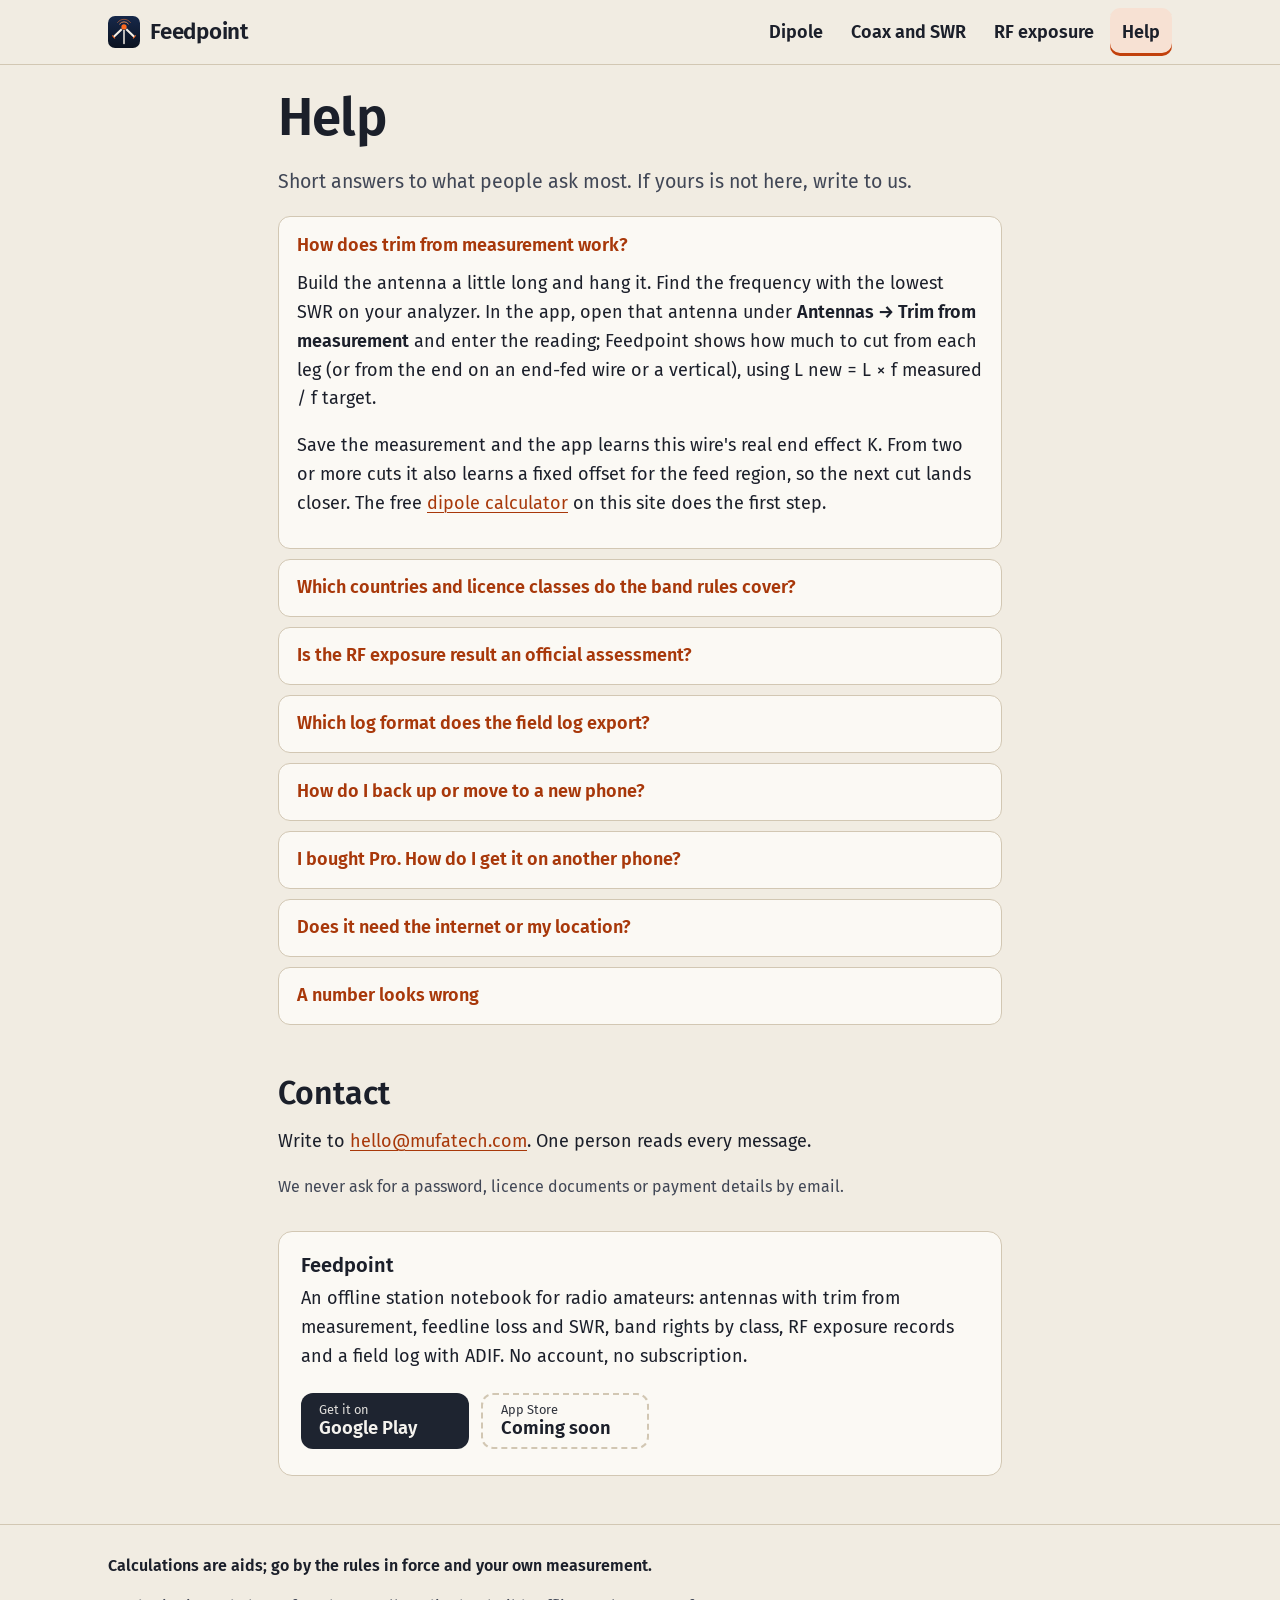
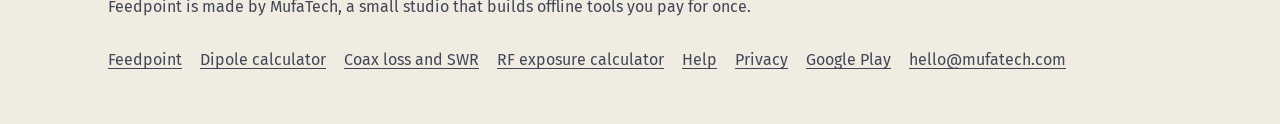
<file: support/index.html>
<!doctype html>
<html lang="en">
<head>
<meta charset="utf-8">
<meta name="viewport" content="width=device-width,initial-scale=1">
<meta http-equiv="Content-Security-Policy" content="default-src 'none'; script-src 'self'; style-src 'self'; img-src 'self'; font-src 'self'; connect-src 'none'; form-action 'none'; base-uri 'none'">
<meta name="referrer" content="no-referrer">
<title>Help: Feedpoint ham radio station app</title>
<meta name="description" content="Answers about Feedpoint: trim from measurement, band rules and their dates, RF exposure, ADIF export, backups, restoring Pro and how to reach us.">
<meta name="color-scheme" content="light dark">
<meta name="theme-color" content="#F1ECE2" media="(prefers-color-scheme: light)">
<meta name="theme-color" content="#0B1220" media="(prefers-color-scheme: dark)">
<link rel="canonical" href="https://mufa-tech.github.io/feedpoint/support/">
<link rel="alternate" hreflang="en" href="https://mufa-tech.github.io/feedpoint/support/">
<link rel="alternate" hreflang="x-default" href="https://mufa-tech.github.io/feedpoint/support/">
<link rel="icon" href="../assets/icon.svg" type="image/svg+xml">
<link rel="icon" href="../assets/icon-32.png" sizes="32x32" type="image/png">
<link rel="apple-touch-icon" href="../assets/icon-180.png">
<link rel="preload" href="../assets/fonts/FiraSans-Regular.woff" as="font" type="font/woff" crossorigin>
<meta property="og:type" content="website">
<meta property="og:site_name" content="Feedpoint">
<meta property="og:title" content="Help: Feedpoint ham radio station app">
<meta property="og:description" content="Answers about Feedpoint: trim from measurement, band rules and their dates, RF exposure, ADIF export, backups, restoring Pro and how to reach us.">
<meta property="og:url" content="https://mufa-tech.github.io/feedpoint/support/">
<meta property="og:image" content="https://mufa-tech.github.io/feedpoint/assets/og.png">
<meta property="og:image:width" content="1200">
<meta property="og:image:height" content="630">
<meta property="og:locale" content="en_US">

<meta name="twitter:card" content="summary_large_image">
<link rel="stylesheet" href="../assets/site.css">
</head>
<body>
<a class="skip" href="#main">Skip to content</a>
<header class="top"><div class="wrap">
<a class="brand" href="../"><img src="../assets/icon.svg" alt="" width="32" height="32">Feedpoint</a>
<nav class="main" aria-label="Main menu"><a href="../dipole-calculator/">Dipole</a><a href="../coax-loss-calculator/">Coax and SWR</a><a href="../rf-exposure-calculator/">RF exposure</a><a href="../support/" aria-current="page">Help</a></nav>

</div></header>
<main id="main" tabindex="-1">
<div class="wrap prose">
<h1>Help</h1>
<p class="lead">Short answers to what people ask most. If yours is not here, write to us.</p>
<details class="faq" id="trim" open><summary>How does trim from measurement work?</summary>
<p>Build the antenna a little long and hang it. Find the frequency with the lowest SWR on your analyzer. In the app, open that antenna under <strong>Antennas → Trim from measurement</strong> and enter the reading; Feedpoint shows how much to cut from each leg (or from the end on an end-fed wire or a vertical), using L new = L × f measured / f target.</p><p>Save the measurement and the app learns this wire's real end effect K. From two or more cuts it also learns a fixed offset for the feed region, so the next cut lands closer. The free <a href="../dipole-calculator/">dipole calculator</a> on this site does the first step.</p>
</details>
<details class="faq" id="bands"><summary>Which countries and licence classes do the band rules cover?</summary>
<p>The United States (Technician, General and Amateur Extra, plus Novice and Advanced for renewals), Canada (Basic, Basic + Morse, Basic with Honours, Advanced), the United Kingdom (Foundation, Intermediate, Full) and Germany (Klasse N, E and A). Each answer says allowed or not allowed with the clause behind it.</p><p>The rules are our own encoding of the regulation texts, and each set shows the date it was checked and links to its source. The current sets were checked between 29 October and 2 November 2026: 47 CFR Part 97 with the new 60 m rules of 13 February 2026, RBR-4 Issue 3 (July 2022), the Ofcom licence conditions with the 2024 power levels, and the Amateurfunkverordnung as amended in 2024 with class N. The IARU band plans for Regions 1, 2 and 3 show the agreed segments everywhere else; they are recommendations, not law. More countries follow in updates.</p>
</details>
<details class="faq" id="rf"><summary>Is the RF exposure result an official assessment?</summary>
<p>No. It is an aid for your own evaluation. In the US it follows OET-65 with ground reflection, the controlled and uncontrolled limits of §1.1310 and the §1.1307(b) exemption test. In Germany it follows the BNetzA method with the 26. BImSchV limits, in the UK the ICNIRP 2020 general public levels of the Ofcom licence condition, elsewhere ICNIRP 2020 or 1998.</p><p>Every saved record carries the date, the inputs, the rule edition and the sources, so you can show how you got the numbers. Go by the rules in force and measure when in doubt. Find it under <strong>Tools → RF exposure</strong>; the <a href="../rf-exposure-calculator/">RF exposure calculator</a> on this site runs the US method.</p>
</details>
<details class="faq" id="adif"><summary>Which log format does the field log export?</summary>
<p>ADIF 3.1.8, the current version of the amateur data interchange format, as .adi files that log services and award programmes accept. Open the log and tap <strong>Field → Export and spot → Share ADIF</strong>. CSV is there too.</p><p>For park activations the file carries both the generic MY_SIG and MY_SIG_INFO fields and the program-specific MY_POTA_REF. An activation with several park references gets one file per park. Files are plain ASCII by default; to keep letters like é or ø, change <strong>Settings → Names and places in log files</strong>.</p>
</details>
<details class="faq" id="backup"><summary>How do I back up or move to a new phone?</summary>
<p><strong>Settings → Back up</strong> shares one file through the share sheet: save it to Files, Drive or mail it to yourself. On the new phone, <strong>Settings → Restore a backup</strong> and pick the file. Feedpoint shows what is in the backup before it replaces anything, and you can undo right after. We have no server, so the backup file is the only copy outside your phone.</p>
</details>
<details class="faq" id="restore"><summary>I bought Pro. How do I get it on another phone?</summary>
<p>Open <strong>Settings → Restore purchases</strong> with the same Apple ID or Google account. On iPhone, Family Sharing works too. Pro is one payment; nothing renews.</p><p>The 7-day trial asks for no card and charges nothing. When it ends, every antenna, record and log you made stays yours to open, change and export.</p>
</details>
<details class="faq" id="offline"><summary>Does it need the internet or my location?</summary>
<p>No. Everything is worked out on the phone, so it works on a summit with no signal. There is no location permission: you type your grid square (4 to 10 characters) or pick a reference. The only network use is the store, when you buy Pro.</p>
</details>
<details class="faq" id="wrong"><summary>A number looks wrong</summary>
<p>Every result shows its formula with your numbers and the source it comes from. If it still looks wrong, write to <a href="mailto:hello@mufatech.com">hello@mufatech.com</a> with the inputs; a backup file helps. We answer every message and fix confirmed errors first. In the app, <strong>Settings → Send feedback</strong> opens a mail to the same address.</p>
</details>
<h2>Contact</h2>
<p>Write to <a href="mailto:hello@mufatech.com">hello@mufatech.com</a>. One person reads every message.</p>
<p class="note">We never ask for a password, licence documents or payment details by email.</p>
<aside class="card app-note gap-top" aria-labelledby="about-h"><h2 id="about-h" class="h3">Feedpoint</h2><p>An offline station notebook for radio amateurs: antennas with trim from measurement, feedline loss and SWR, band rights by class, RF exposure records and a field log with ADIF. No account, no subscription.</p><div class="stores"><a class="store" href="https://play.google.com/store/apps/details?id=com.mufatech.feedpoint&amp;referrer=utm_source%3Dsite%26utm_medium%3Dsupport%26utm_campaign%3Den"><small>Get it on</small><b>Google Play</b></a><span class="store soon"><small>App Store</small><b>Coming soon</b></span></div></aside>
</div>

</main>
<footer><div class="wrap">
<p class="disclaimer">Calculations are aids; go by the rules in force and your own measurement.</p>
<p>Feedpoint is made by MufaTech, a small studio that builds offline tools you pay for once.</p>
<nav aria-label="Site"><a href="../">Feedpoint</a><a href="../dipole-calculator/">Dipole calculator</a><a href="../coax-loss-calculator/">Coax loss and SWR</a><a href="../rf-exposure-calculator/">RF exposure calculator</a><a href="../support/">Help</a><a href="../privacy/">Privacy</a><a href="https://play.google.com/store/apps/details?id=com.mufatech.feedpoint&amp;referrer=utm_source%3Dsite%26utm_medium%3Dfooter%26utm_campaign%3Den">Google Play</a><a href="mailto:hello@mufatech.com">hello@mufatech.com</a></nav>
</div></footer>

</body>
</html>
</file>
<file: assets/site.css>
/* Feedpoint site. Tokens from packages/design_system/lib/src/palette.dart: "QSL" by day (the card
   stock of a QSL card, ink, tower orange as the one accent, like the rubber stamp), "Waterfall" in
   dark mode (the deep navy of a night waterfall display, a softened orange that does not glare),
   "Field" for more contrast in light mode and "Contrast" in dark mode (every text pair ≥ 7:1). Fira
   Sans and Fira Mono (SIL OFL 1.1) as in the app, subset and self-hosted (tools/site/fonts.sh; the
   licence is beside them). No external requests. Status is never colour alone: icon + word + colour.
   Touch targets ≥ 48 px. Layout from Notchline tools/site/static/site.css (studio §12). */

@font-face { font-family: "Fira Sans"; src: url(fonts/FiraSans-Regular.woff) format("woff"); font-weight: 400; font-display: swap; }
@font-face { font-family: "Fira Sans"; src: url(fonts/FiraSans-SemiBold.woff) format("woff"); font-weight: 600 700; font-display: swap; }
@font-face { font-family: "Fira Mono"; src: url(fonts/FiraMono-Medium.woff) format("woff"); font-weight: 400 600; font-display: swap; }

:root{
  --bg:#F1ECE2;
  --surface:#FBF9F4;
  --surface2:#E7E0D2;
  --line:#D2C7B3;
  --text:#1B1F2A;
  --text2:#414756;
  --text3:#535969;
  --accent:#A8380A;
  --fill:#C2410C;
  --on-fill:#FFFFFF;
  --fill-soft:#F7E1D3;
  --wire:#1B1F2A;
  --dim:#4F5766;
  --ok:#22663A;
  --ok-soft:#DAEADC;
  --warn:#8A4F00;
  --warn-soft:#F4E4C9;
  --out:#AD2129;
  --out-soft:#F5DAD7;
  --info:#2E5479;
  --info-soft:#DCE5EE;
  --slate:#1E2430;
  --chalk:#F5F3EE;
  --line-w:1px;
  --radius:14px;
  --sans:"Fira Sans", system-ui, -apple-system, "Segoe UI", Roboto, sans-serif;
  --mono:"Fira Mono", ui-monospace, "SF Mono", Menlo, Consolas, monospace;
}
@media (prefers-color-scheme:dark){
  :root{
    --bg:#0B1220;
    --surface:#121B2D;
    --surface2:#1A2438;
    --line:#2B3751;
    --text:#E9EDF5;
    --text2:#BAC3D4;
    --text3:#9AA5BA;
    --accent:#FFA06C;
    --fill:#FF8C4F;
    --on-fill:#1C0B02;
    --fill-soft:#33221C;
    --wire:#E9EDF5;
    --dim:#A9B4C8;
    --ok:#82D49D;
    --ok-soft:#16291F;
    --warn:#F2B660;
    --warn-soft:#332814;
    --out:#F68E8E;
    --out-soft:#3A1D22;
    --info:#A0BBDC;
    --info-soft:#1B2840;
    --slate:#24314C;
    --chalk:#F2F4F8;
  }
}
@media (prefers-contrast:more){
  :root{
    --bg:#FFFFFF;
    --surface:#FFFFFF;
    --surface2:#F0F0F0;
    --line:#000000;
    --text:#000000;
    --text2:#111111;
    --text3:#1F1F1F;
    --accent:#8A2A00;
    --fill:#8A2A00;
    --on-fill:#FFFFFF;
    --fill-soft:#F8E6DC;
    --wire:#000000;
    --dim:#1F1F1F;
    --ok:#0F4D1E;
    --ok-soft:#E3F0E3;
    --warn:#5A3100;
    --warn-soft:#FAEDDA;
    --out:#7A0A12;
    --out-soft:#FAE4E4;
    --info:#10304F;
    --info-soft:#E5ECF2;
    --slate:#000000;
    --chalk:#FFFFFF;
    --line-w:2px;
  }
}
@media (prefers-contrast:more) and (prefers-color-scheme:dark){
  :root{
    --bg:#000000;
    --surface:#000000;
    --surface2:#151515;
    --line:#FFFFFF;
    --text:#FFFFFF;
    --text2:#F2F2F2;
    --text3:#E3E3E3;
    --accent:#FF9A52;
    --fill:#FF9A52;
    --on-fill:#000000;
    --fill-soft:#2E1E10;
    --wire:#FFFFFF;
    --dim:#E3E3E3;
    --ok:#9EF0B4;
    --ok-soft:#0E2615;
    --warn:#FFDA6B;
    --warn-soft:#2B2108;
    --out:#FFA8A8;
    --out-soft:#2E0E0E;
    --info:#BFD8FF;
    --info-soft:#0F1A2E;
    --slate:#1C1C1C;
    --chalk:#FFFFFF;
    --line-w:2px;
  }
}

*,*::before,*::after{box-sizing:border-box}
[hidden]{display:none!important}
html{-webkit-text-size-adjust:100%;text-size-adjust:100%}
body{margin:0;background:var(--bg);color:var(--text);overflow-wrap:break-word;font:400 1.125rem/1.6 var(--sans);font-variant-numeric:tabular-nums}
img,svg{max-width:100%;height:auto}
a{color:var(--accent);text-underline-offset:.18em;text-decoration-thickness:1px}
a:hover{text-decoration-thickness:2px}
:focus-visible{outline:3px solid var(--fill);outline-offset:2px;border-radius:4px}
h1,h2,h3,.h3{font-family:var(--sans);font-weight:600;line-height:1.1;hyphens:auto;overflow-wrap:break-word;color:var(--text);font-variant-numeric:lining-nums;text-wrap:balance}
h1{font-size:clamp(2.1rem,1.5rem + 2.8vw,3.3rem);margin:.2em 0 .35em;letter-spacing:-.015em}
h2{font-size:clamp(1.5rem,1.25rem + 1vw,2rem);margin:1.6em 0 .5em}
h3,.h3{font-size:1.25rem;margin:1.3em 0 .4em}
p{margin:0 0 1em}
ul,ol{padding-left:1.3em}
li{margin:.25em 0}
small,.small{font-size:.95rem}
code,.mono{font-family:var(--mono);background:var(--surface2);border-radius:6px;padding:0 .3em}
.eq{font-family:var(--mono);font-size:1.02rem;background:var(--surface);border:var(--line-w) solid var(--line);border-left:4px solid var(--fill);border-radius:8px;padding:10px 14px;overflow-x:auto}
.wrap{max-width:1120px;margin:0 auto;padding:0 16px}
@media (min-width:720px){.wrap{padding:0 28px}}
.sr{position:absolute;width:1px;height:1px;overflow:hidden;clip:rect(0 0 0 0);white-space:nowrap}
.skip{position:absolute;left:12px;top:-60px;background:var(--fill);color:var(--on-fill);padding:12px 16px;border-radius:10px;z-index:9;font-weight:700}
.skip:focus{top:12px}
main{display:block;padding-bottom:48px}
main:focus{outline:none}
.gap-top{margin-top:48px}
.narrow{max-width:62ch}
.lead{font-size:1.22rem;color:var(--text2);max-width:62ch}
.note{color:var(--text2);font-size:1rem}

/* header */
.top{background:var(--bg);border-bottom:var(--line-w) solid var(--line)}
.top .wrap{display:flex;align-items:center;gap:8px 18px;min-height:64px;flex-wrap:wrap}
.brand{display:inline-flex;align-items:center;gap:10px;font:600 1.4rem/1 var(--sans);letter-spacing:-.01em;color:var(--text);text-decoration:none;min-height:48px;margin-right:auto}
.brand img{width:32px;height:32px}
nav.main{display:flex;gap:4px;flex-wrap:wrap}
nav.main a{display:inline-flex;align-items:center;min-height:48px;padding:0 12px;border-radius:10px;color:var(--text);text-decoration:none;font-weight:600}
nav.main a:hover{background:var(--surface2)}
nav.main a[aria-current]{background:var(--fill-soft);box-shadow:inset 0 -3px 0 var(--fill)}
.langpick{position:relative}
.langpick summary{list-style:none;display:inline-flex;align-items:center;gap:6px;min-height:48px;min-width:48px;padding:0 12px;border-radius:10px;cursor:pointer;font-weight:700;color:var(--text)}
.langpick summary::-webkit-details-marker{display:none}
.langpick summary svg{width:20px;height:20px}
.langpick summary:hover{background:var(--surface2)}
.langpick nav{position:absolute;right:0;top:100%;z-index:5;background:var(--surface);border:var(--line-w) solid var(--line);border-radius:12px;padding:6px;min-width:210px;box-shadow:0 12px 32px rgb(0 0 0 / .18)}
.langpick nav a{display:flex;align-items:center;min-height:48px;padding:0 12px;border-radius:8px;color:var(--text);text-decoration:none}
.langpick nav a:hover{background:var(--surface2)}
.langpick nav a[aria-current]{font-weight:700;background:var(--fill-soft)}
@media (max-width:640px){nav.main{order:3;width:calc(100% + 24px);margin:0 -12px 6px;gap:2px}nav.main a{padding:0 10px}}

/* hero */
.hero{display:grid;gap:32px;align-items:center;padding:40px 0 8px}
@media (min-width:900px){.hero{grid-template-columns:1.1fr .9fr;padding-top:64px}}
.eyebrow{display:inline-block;font-weight:600;color:var(--accent);letter-spacing:.06em;text-transform:uppercase;font-size:.88rem;margin:0}
.promise{list-style:none;padding:0;display:flex;flex-wrap:wrap;gap:8px 20px;margin:18px 0 0}
.promise li{display:flex;align-items:center;gap:8px;font-weight:600;margin:0}
.promise svg,.ticks svg{width:20px;height:20px;flex:none;color:var(--ok)}

/* store badges */
.stores{display:flex;flex-wrap:wrap;gap:12px;margin:22px 0 4px}
.store{display:inline-flex;flex-direction:column;justify-content:center;min-height:56px;min-width:168px;padding:6px 18px;border-radius:12px;background:var(--slate);color:var(--chalk);text-decoration:none;line-height:1.15}
.store small{font-size:.8rem;opacity:.9}
.store b{font-size:1.15rem}
.store.soon{background:transparent;color:var(--text);border:2px dashed var(--line)}
@media (prefers-contrast:more){.store.soon{border-color:var(--text)}}

/* cards */
.card{background:var(--surface);border:var(--line-w) solid var(--line);border-radius:var(--radius);padding:22px}
.features{display:grid;gap:16px}
@media (min-width:700px){.features{grid-template-columns:repeat(2,1fr)}}
.feature h3{margin:.5em 0 .3em}
.feature p{margin:0;color:var(--text2)}
.ficon{display:inline-flex;width:44px;height:44px;border-radius:12px;background:var(--fill-soft);color:var(--accent);align-items:center;justify-content:center}
.ficon svg{width:24px;height:24px}
.tiers,.split{display:grid;gap:16px}
@media (min-width:800px){.tiers,.split{grid-template-columns:1fr 1fr}}
.ticks{list-style:none;padding:0;margin:0}
.ticks li{display:flex;gap:10px;align-items:flex-start;margin:.45em 0}
.ticks svg{margin-top:4px}
.pro{border-color:var(--fill);border-width:2px}
.pro-note{margin:14px 0 0;color:var(--text2)}

/* screens: phone frames, a placeholder until the store screenshots exist */
.screens{list-style:none;padding:0;margin:0;display:grid;gap:16px;grid-template-columns:repeat(2,1fr)}
@media (min-width:900px){.screens{grid-template-columns:repeat(4,1fr)}}
.phone{margin:0;display:flex;flex-direction:column;gap:6px;align-items:flex-start;padding:22px 16px 18px;border:3px solid var(--text3);border-radius:28px;background:var(--surface);min-height:220px}
.phone img{border-radius:18px;width:100%}
.phone-icon{display:inline-flex;width:56px;height:56px;border-radius:14px;background:var(--fill-soft);color:var(--accent);align-items:center;justify-content:center;margin-bottom:auto}
.phone-icon svg{width:30px;height:30px}
.phone b{font-weight:600;line-height:1.25;margin-top:18px}
.phone span:last-child{color:var(--text2);font-size:.95rem;line-height:1.35}

/* specimen: a trim card the way the app shows it */
.specimen{margin:0;padding:20px}
.sp-head{display:flex;flex-wrap:wrap;align-items:center;gap:8px 12px}
.sp-tag{background:var(--fill);color:var(--on-fill);font:600 1rem/1 var(--mono);padding:8px 10px;border-radius:6px}
.sp-name{font:600 1.25rem/1.2 var(--sans)}
.sp-draw{display:block;width:100%;margin:14px 0 6px;background:var(--surface2);border-radius:10px}
.sp-draw path,.sp-draw circle{fill:none}
.sp-draw .sp-wire{stroke:var(--wire);stroke-width:4;stroke-linecap:butt}
.sp-draw .sp-cut{stroke:var(--fill);stroke-width:4;stroke-dasharray:3 3}
.sp-draw .sp-ins{stroke:var(--fill);stroke-width:5;stroke-linecap:round}
.sp-draw .sp-coax{stroke:var(--dim);stroke-width:4}
.sp-draw .sp-feed{fill:var(--fill);stroke:var(--surface2);stroke-width:3}
.sp-draw .sp-wave{stroke:var(--accent);stroke-width:2.5;stroke-linecap:round}
.sp-draw .sp-dim{stroke:var(--dim);stroke-width:1.4}
.sp-draw text{font:600 12px var(--sans);fill:var(--text)}
.sp-nums{display:grid;grid-template-columns:repeat(2,1fr);gap:10px 16px;margin:10px 0}
.sp-nums div{margin:0}
.sp-nums dt{color:var(--text2);font-size:.95rem}
.sp-nums dd{margin:0;font:600 1.5rem/1.15 var(--sans);font-variant-numeric:lining-nums tabular-nums}
.specimen figcaption{color:var(--text2);font-size:.92rem;margin-top:6px}

/* page cards and next links */
.calc-cards{list-style:none;padding:0;margin:0;display:grid;gap:14px}
@media (min-width:800px){.calc-cards{grid-template-columns:repeat(3,1fr)}}
.calc-cards li{margin:0}
.calc-card{display:flex;flex-direction:column;gap:6px;height:100%;text-decoration:none;color:var(--text);min-height:48px}
.calc-card:hover{border-color:var(--fill)}
.cc-h{display:flex;align-items:center;gap:8px;font:600 1.25rem/1.2 var(--sans);color:var(--text)}
.cc-h svg{width:20px;height:20px;color:var(--accent);flex:none}
.cc-p{color:var(--text2)}
.next{margin:32px 0 0}
.next-h{font-weight:700;margin:0 0 6px}
.next ul{list-style:none;padding:0;margin:0;display:flex;flex-wrap:wrap;gap:8px}
.next li{margin:0}
.next a{display:inline-flex;align-items:center;gap:8px;min-height:48px;padding:0 16px;border-radius:999px;border:var(--line-w) solid var(--line);background:var(--surface);text-decoration:none;color:var(--text);font-weight:600}
.next a svg{width:18px;height:18px;color:var(--accent)}
.next a:hover{border-color:var(--fill)}
.crumb{margin:28px 0 0;color:var(--text2)}
.crumb a{display:inline-block;padding:12px 0;color:var(--text2)}
.also-in{display:flex;flex-wrap:wrap;align-items:center;gap:4px 14px;margin:40px 0 0;padding-top:16px;border-top:var(--line-w) solid var(--line);color:var(--text2)}
.also-in a{display:inline-flex;align-items:center;min-height:48px}

/* calculators */
.calc{display:grid;gap:20px;margin-top:20px}
.calc>*,.field-row>*{min-width:0}
@media (min-width:900px){.calc{grid-template-columns:1fr 1fr;align-items:start}.calc .results{position:sticky;top:16px}}
.panel{background:var(--surface);border:var(--line-w) solid var(--line);border-radius:var(--radius);padding:20px}
.field{margin:0 0 18px}
.field label,.field .label,legend{display:block;font-weight:600;margin:0 0 6px}
.field input,.field select{font:inherit;color:var(--text);background:var(--surface2);border:2px solid var(--text3);border-radius:10px;min-height:52px;padding:8px 12px;width:100%}
.field input{font-size:1.3rem;font-variant-numeric:tabular-nums slashed-zero}
.joined{display:flex;gap:8px;align-items:center}
.joined input{flex:1 1 auto;min-width:0}
.unit{flex:none;min-width:3.2em;font-weight:600;color:var(--text2)}
.field input[aria-invalid]{border-color:var(--out)}
.hint{display:block;color:var(--text2);font-size:.98rem;margin-top:4px}
.hint.wide{grid-column:1/-1;margin:-8px 0 16px}
.err{display:block;color:var(--out);font-weight:600;margin-top:4px}
.err::before{content:"✕ ";font-weight:700}
.field-row{display:grid;gap:0 14px}
@media (min-width:520px){.field-row.two{grid-template-columns:1fr 1fr}}
fieldset.choice{border:0;padding:0;margin:0 0 18px;min-width:0}
fieldset.sub{border:0;border-top:var(--line-w) solid var(--line);padding:14px 0 0;margin:8px 0 0;min-width:0}
fieldset.sub legend{font-size:1.15rem;padding:0 8px 0 0}
.pills{display:flex;flex-wrap:wrap;gap:8px}
.pill{position:relative;display:inline-flex}
.pill input{position:absolute;opacity:0;inset:0;width:100%;height:100%;margin:0;cursor:pointer}
.pill span{display:inline-flex;align-items:center;min-height:48px;padding:0 16px;border-radius:999px;border:2px solid var(--line);background:var(--surface2);font-weight:600}
.pill input:checked+span{background:var(--fill);border-color:var(--fill);color:var(--on-fill)}
.pill input:checked+span::before{content:"✓";margin-right:6px}
.pill input:focus-visible+span{outline:3px solid var(--accent);outline-offset:2px}
.check{display:flex;align-items:center;gap:12px;min-height:48px;margin:0 0 14px;font-weight:600;cursor:pointer}
.check input{width:26px;height:26px;accent-color:var(--fill);margin:0}
.opts{display:flex;flex-wrap:wrap;gap:8px;margin:0}
.opts button{font:inherit;font-weight:600;min-height:48px;min-width:48px;padding:0 14px;border-radius:999px;border:2px solid var(--line);background:var(--surface2);color:var(--text);cursor:pointer;font-variant-numeric:tabular-nums}
.opts button:hover{border-color:var(--fill)}
.opts button[aria-pressed="true"]{background:var(--fill);border-color:var(--fill);color:var(--on-fill)}
.field select{font-size:1.05rem}
details.more{border-top:var(--line-w) solid var(--line);padding-top:4px;margin-top:4px}
details.more summary,details.faq summary{cursor:pointer;min-height:48px;display:flex;align-items:center;font-weight:600;color:var(--accent)}
details.more[open] summary{margin-bottom:10px}

/* results */
.res-card{min-height:120px}
.res-card section+section{margin-top:22px;padding-top:18px;border-top:var(--line-w) solid var(--line)}
.res-card h3{margin-top:0;font:600 .95rem/1.3 var(--sans);text-transform:uppercase;letter-spacing:.06em;color:var(--text2)}
.res-card .big{font:600 clamp(2.2rem,1.7rem + 2vw,3rem)/1.05 var(--sans);letter-spacing:-.02em;margin:.1em 0 .2em;font-variant-numeric:lining-nums tabular-nums slashed-zero}
.res-card .alt{color:var(--text2);font-weight:600;margin:0 0 10px}
.res-what{color:var(--text2)}
.kv{list-style:none;padding:0;margin:8px 0 14px}
.kv li{display:flex;justify-content:space-between;gap:16px;padding:10px 0;margin:0;border-bottom:var(--line-w) solid var(--line)}
.kv li span{color:var(--text2)}
.kv li b{text-align:right;font-weight:600;font-variant-numeric:tabular-nums slashed-zero}
.pair{display:grid;grid-template-columns:1fr 1fr;gap:12px;margin:8px 0}
.pair div{background:var(--surface2);border-radius:10px;padding:12px}
.pair span{display:block;color:var(--text2);font-size:.95rem}
.pair b{display:block;font:600 1.7rem/1.15 var(--sans);font-variant-numeric:lining-nums tabular-nums}
.tier{border:var(--line-w) solid var(--line);border-radius:12px;padding:14px 16px;margin:12px 0}
.tier h4{margin:0;font-size:1.1rem}
.tier .who{margin:0;color:var(--text2);font-size:.95rem}
.flag{display:flex;gap:10px;align-items:flex-start;padding:12px 14px;border-radius:10px;margin:10px 0}
.flag svg{width:22px;height:22px;flex:none;margin-top:2px}
.flag p{margin:0}
.flag-word{display:block;font-weight:700}
.flag.warn{background:var(--warn-soft);color:var(--text)}
.flag.warn svg,.flag.warn .flag-word{color:var(--warn)}
.flag.stop{background:var(--out-soft);color:var(--text)}
.flag.stop svg,.flag.stop .flag-word{color:var(--out)}
.flag.info{background:var(--info-soft);color:var(--text)}
.flag.info svg,.flag.info .flag-word{color:var(--info)}
.flag.good{background:var(--ok-soft);color:var(--text)}
.flag.good svg,.flag.good .flag-word{color:var(--ok)}
.how{border-left:3px solid var(--fill);padding:4px 0 4px 14px;margin:16px 0 8px;font-size:.98rem}
.how p.how-h{font:600 .98rem/1.4 var(--sans);color:var(--text);margin-bottom:4px}
.how p{margin:0 0 .4em;color:var(--text2);font-family:var(--mono);font-size:.92rem;overflow-wrap:anywhere}
.how a{font-family:var(--sans)}

/* prose pages */
.prose{max-width:780px}
.wrap.prose{margin-top:24px}
.prose h1{margin-top:.4em}
.updated{color:var(--text2);font-size:1rem}
.callout{background:var(--fill-soft);border-radius:12px;padding:14px 18px;color:var(--text)}
.callout p{margin:0}
.toc{background:var(--surface);border:var(--line-w) solid var(--line);border-radius:12px;padding:14px 18px;margin:20px 0}
.toc-h{font-weight:700;margin:0 0 4px}
.toc ol{margin:0}
.toc a{display:inline-block;padding:8px 0}
.sources{font-size:1rem;color:var(--text2)}
.sources li{margin:.5em 0}
.sources li:target{background:var(--fill-soft);border-radius:6px}
.faq{background:var(--surface);border:var(--line-w) solid var(--line);border-radius:12px;padding:4px 18px;margin:10px 0}
.faq[open]{padding-bottom:12px}
.app-note{margin-top:32px}
.app-note h2{margin-top:0}
.link-list{list-style:none;padding:0}
.link-list a{display:inline-flex;align-items:center;min-height:48px}
.table-wrap{overflow-x:auto;border:var(--line-w) solid var(--line);border-radius:12px;background:var(--surface);margin:12px 0 20px}
.num-table{border-collapse:collapse;width:100%;font-variant-numeric:tabular-nums slashed-zero;font-size:1rem}
.table-cap{font-weight:700;margin:20px 0 6px}
.table-cap+.table-wrap{margin-top:0}
.num-table th,.num-table td{padding:8px 12px;text-align:right;border-bottom:var(--line-w) solid var(--line);white-space:nowrap}
.num-table thead th{background:var(--surface2);font-weight:600;white-space:normal;vertical-align:bottom;min-width:5.5em}
.num-table th:first-child,.num-table td:first-child,.num-table .l{text-align:left;white-space:normal;min-width:7em}
.num-table tbody tr:nth-child(even)>*{background:var(--surface2)}
.table-wrap+.note{margin-top:-12px}

/* footer */
footer{border-top:var(--line-w) solid var(--line);padding:28px 0 40px;color:var(--text2);font-size:1rem}
footer .disclaimer{font-weight:700;color:var(--text)}
footer nav{display:flex;flex-wrap:wrap;gap:0 18px}
footer nav a{display:inline-flex;align-items:center;min-height:48px;color:var(--text2)}

@media (prefers-reduced-motion:reduce){*{transition:none!important;animation:none!important;scroll-behavior:auto!important}}
@media print{
  .top,footer,.calc .panel,.next,.app-note,.also-in,.crumb,.skip{display:none}
  body{background:#fff;color:#000;font-size:11pt}
  .table-wrap{border:0;overflow:visible}
}
</file>
